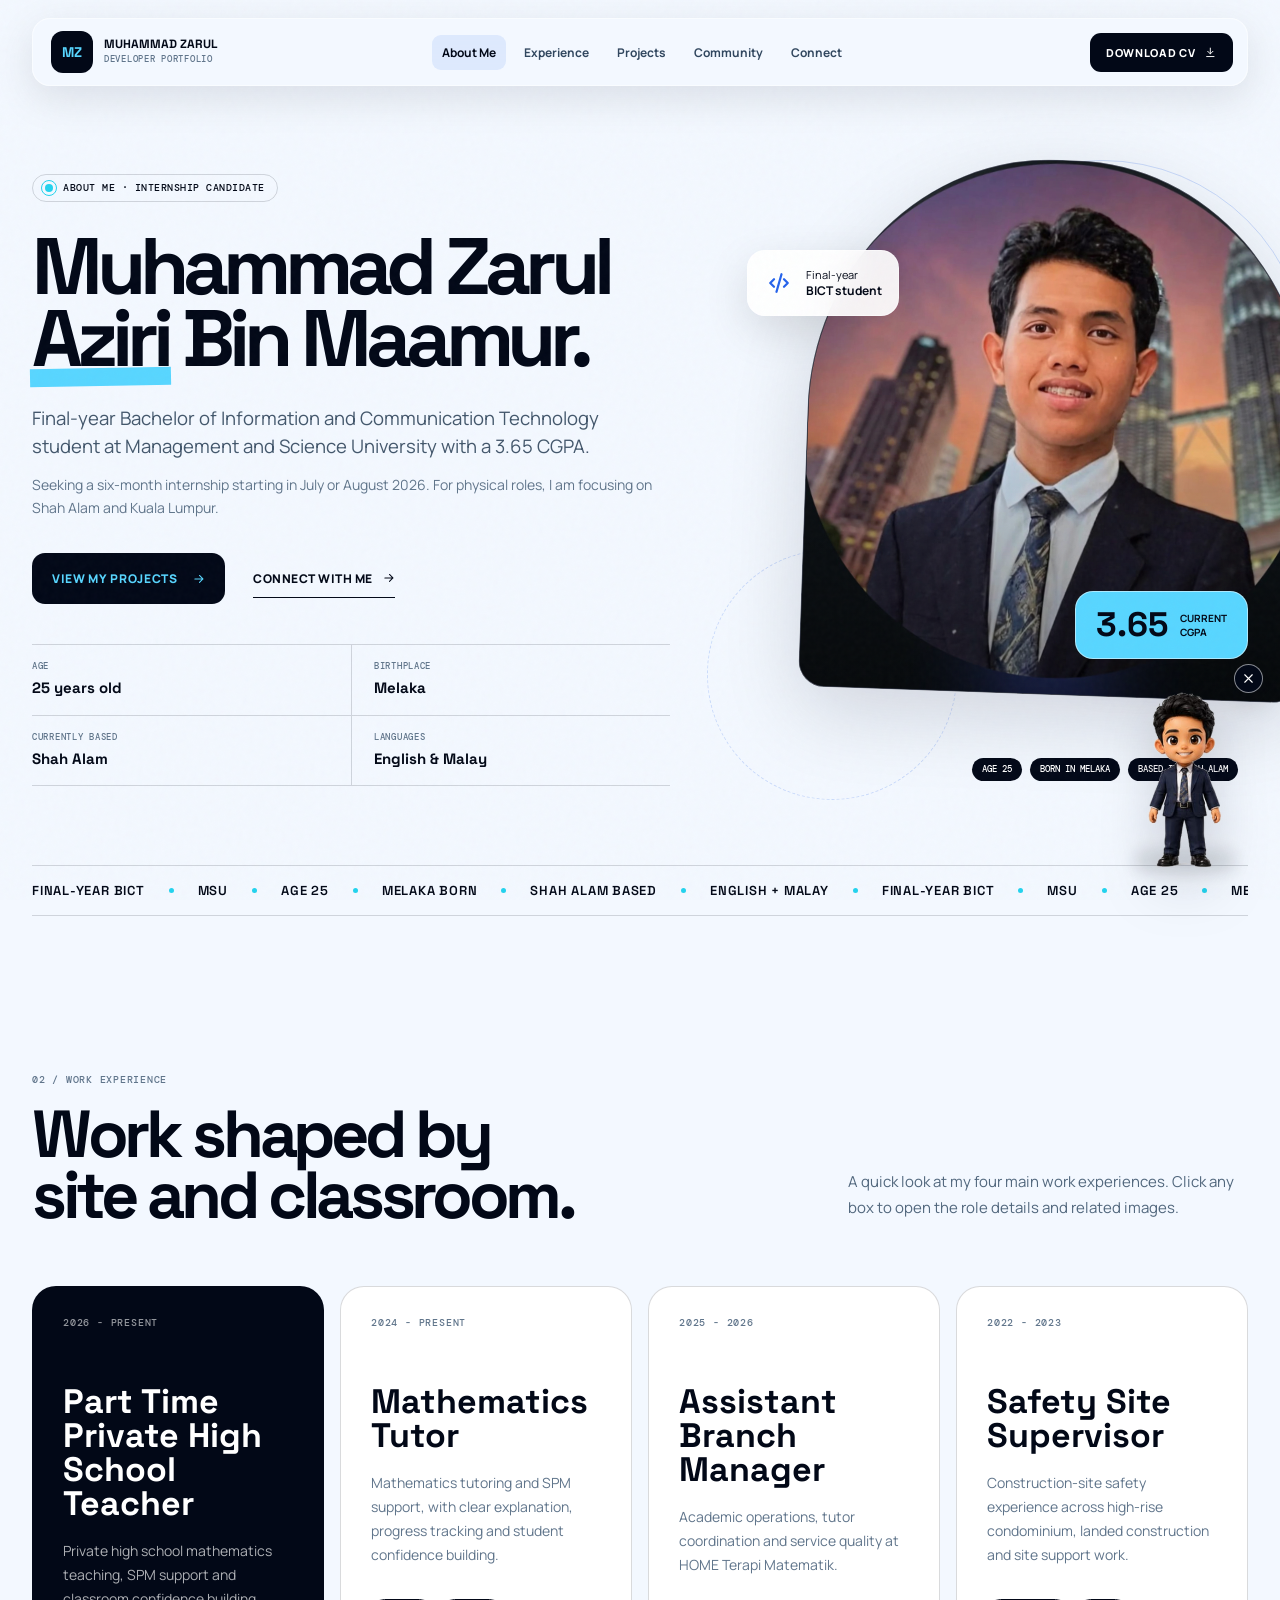
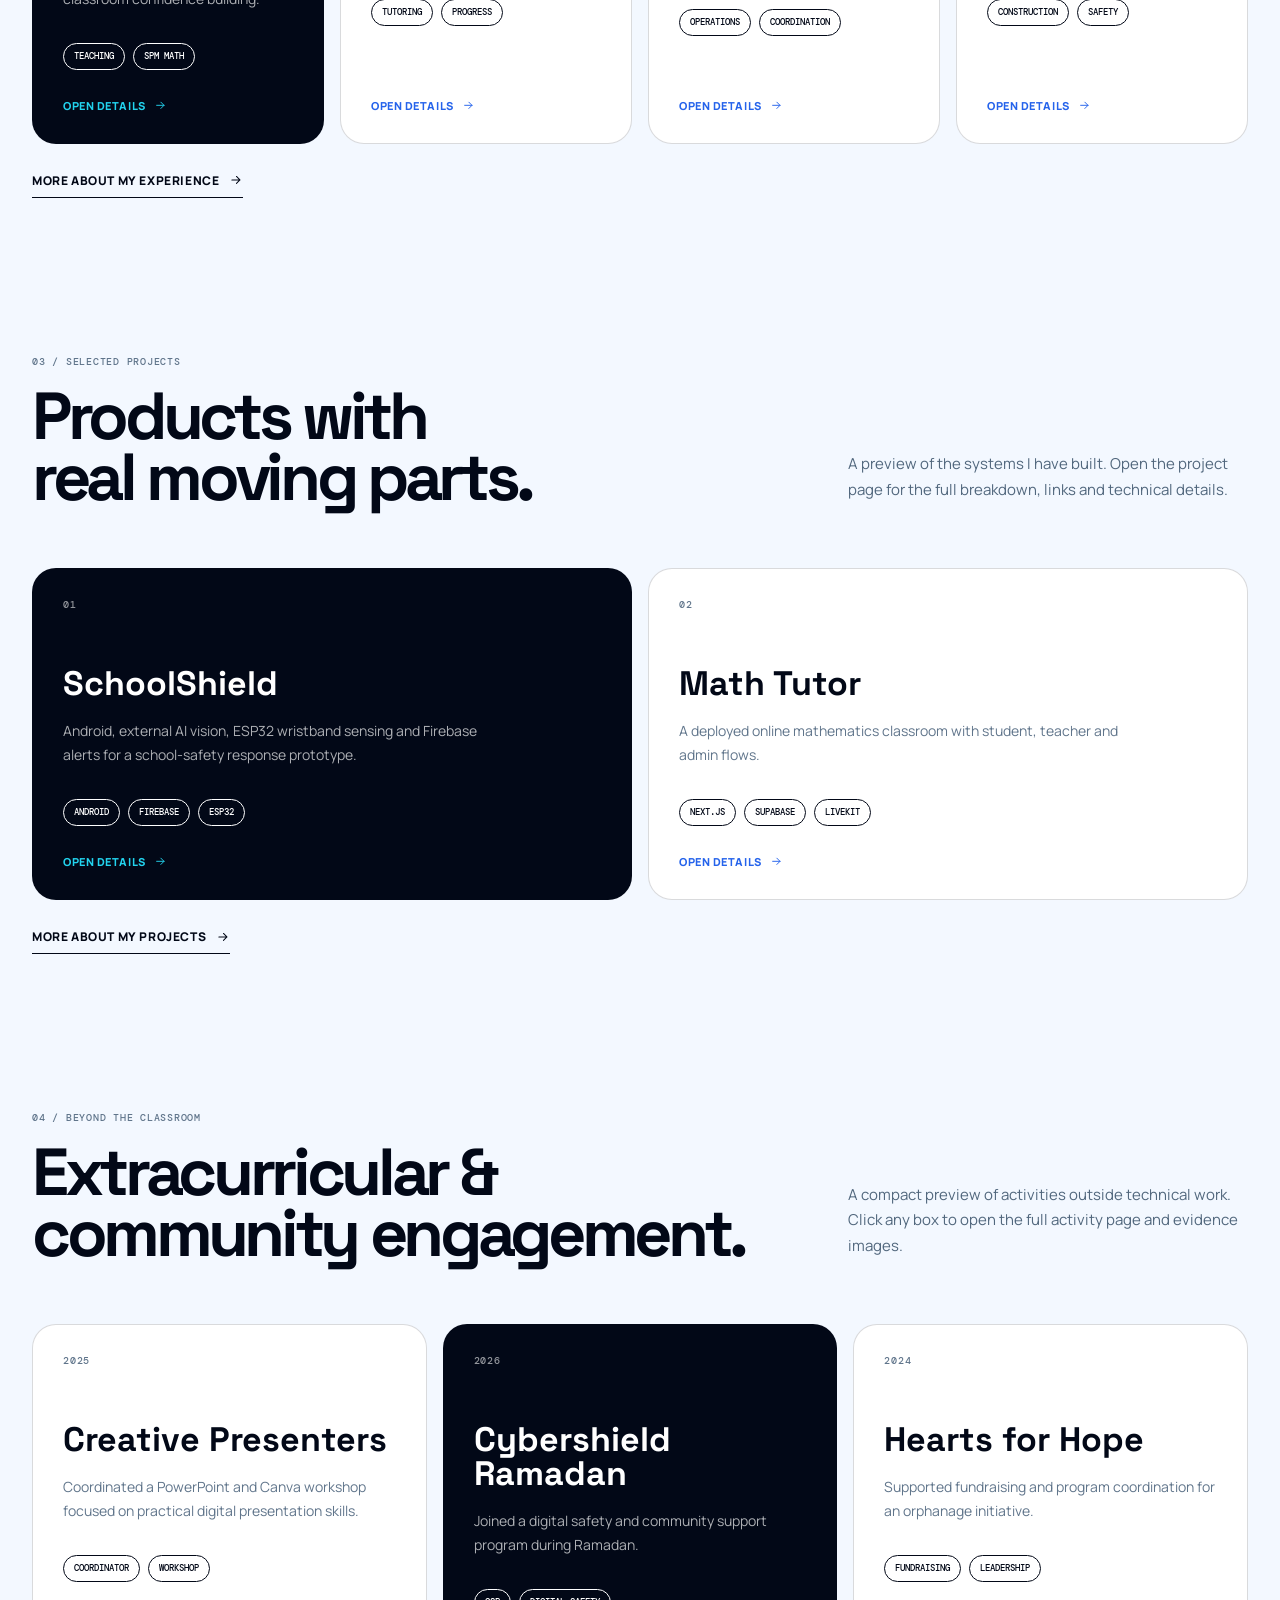
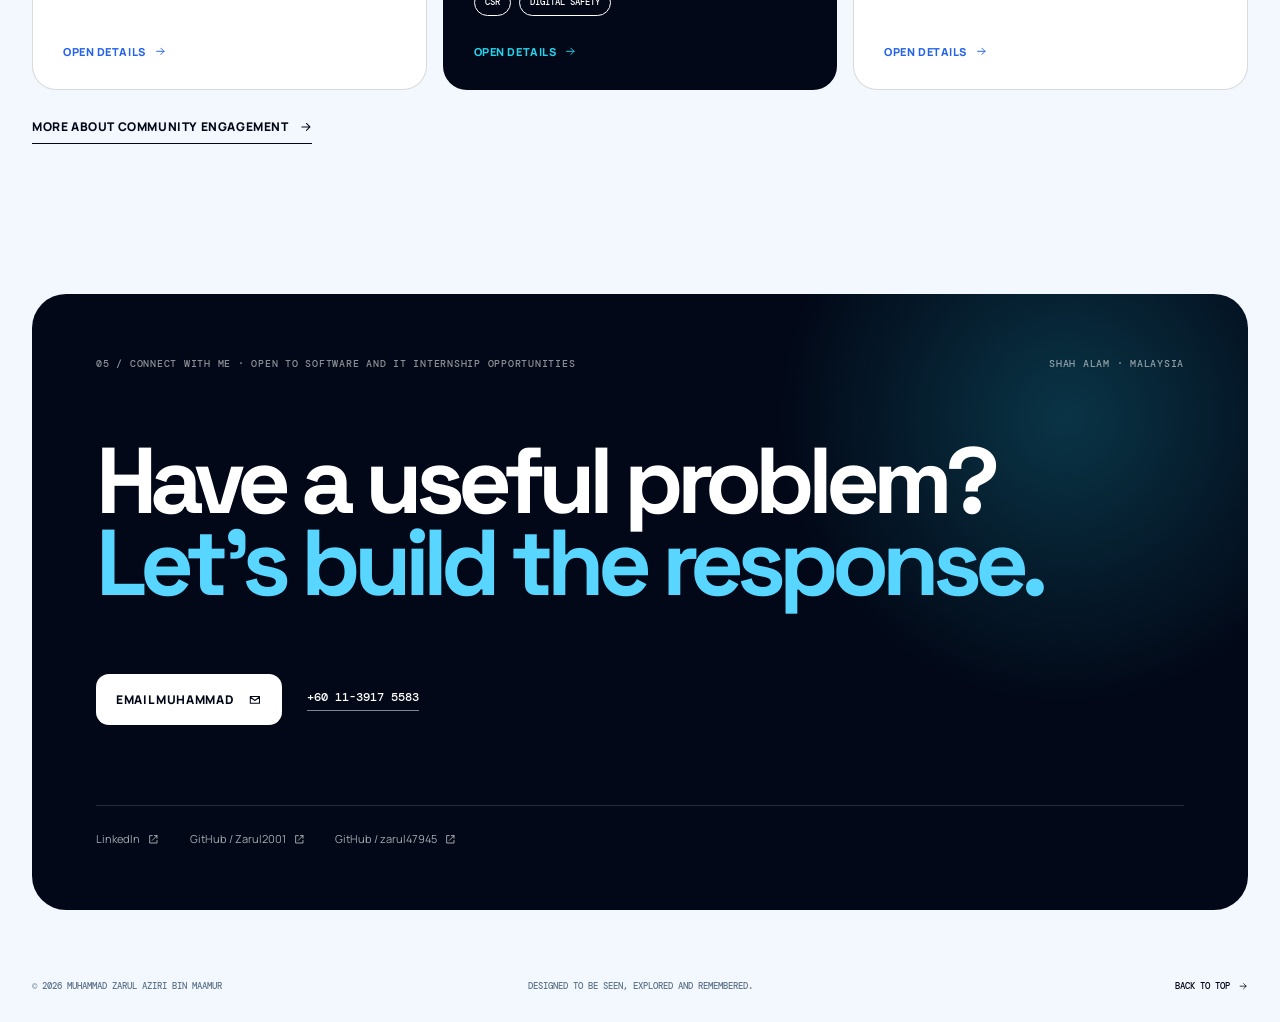
<file: index.html>
<!doctype html>
<html lang="en">
<head>
  <meta charset="utf-8">
  <meta name="viewport" content="width=device-width, initial-scale=1">
  <meta name="description" content="Portfolio of Muhammad Zarul Aziri Bin Maamur, a software, web, mobile, AI and IoT developer based in Shah Alam, Malaysia.">
  <meta name="theme-color" content="#020817">
  <title>Muhammad Zarul Aziri | Developer Portfolio</title>
  <link rel="preconnect" href="https://fonts.googleapis.com">
  <link rel="preconnect" href="https://fonts.gstatic.com" crossorigin>
  <link href="https://fonts.googleapis.com/css2?family=DM+Mono:wght@400;500&family=Manrope:wght@400;500;600;700;800&family=Space+Grotesk:wght@500;600;700&display=swap" rel="stylesheet">
  <link rel="stylesheet" href="styles.css?v=mobile-project-images">
  <script src="assets/media-loader.js" defer></script>
  <script src="script.js?v=mobile-project-images" defer></script>
</head>
<body id="top">
  <svg class="svg-sprite" aria-hidden="true">
    <symbol id="icon-arrow" viewBox="0 0 24 24">
      <path d="M5 12h14M13 6l6 6-6 6"/>
    </symbol>
    <symbol id="icon-external" viewBox="0 0 24 24">
      <path d="M14 5h5v5M19 5l-9 9M19 14v5H5V5h5"/>
    </symbol>
    <symbol id="icon-play" viewBox="0 0 24 24">
      <path d="m9 7 8 5-8 5V7Z"/>
    </symbol>
    <symbol id="icon-code" viewBox="0 0 24 24">
      <path d="m8 9-3 3 3 3M16 9l3 3-3 3M14 5l-4 14"/>
    </symbol>
    <symbol id="icon-link" viewBox="0 0 24 24">
      <path d="M10 13a5 5 0 0 0 7.1.1l2-2a5 5 0 0 0-7.1-7.1l-1.1 1.1M14 11a5 5 0 0 0-7.1-.1l-2 2A5 5 0 0 0 12 20l1.1-1.1"/>
    </symbol>
    <symbol id="icon-mail" viewBox="0 0 24 24">
      <path d="M4 6h16v12H4zM4 7l8 6 8-6"/>
    </symbol>
    <symbol id="icon-download" viewBox="0 0 24 24">
      <path d="M12 4v11M7 10l5 5 5-5M5 20h14"/>
    </symbol>
    <symbol id="icon-menu" viewBox="0 0 24 24">
      <path d="M4 7h16M4 12h16M4 17h16"/>
    </symbol>
    <symbol id="icon-close" viewBox="0 0 24 24">
      <path d="m6 6 12 12M18 6 6 18"/>
    </symbol>
  </svg>

  <div class="noise" aria-hidden="true"></div>
  <div class="scroll-progress" aria-hidden="true"><span></span></div>

  <header class="site-header">
    <a class="brand" href="#top" aria-label="Back to top">
      <span class="brand-mark">MZ</span>
      <span class="brand-copy">Muhammad Zarul<br><small>Developer portfolio</small></span>
    </a>
    <nav class="desktop-nav" aria-label="Primary navigation">
      <a href="#about">About Me</a>
      <a href="#experience">Experience</a>
      <a href="#work">Projects</a>
      <a href="#community">Community</a>
      <a href="#contact">Connect</a>
    </nav>
    <a class="header-cta" href="assets/documents/CV_ZARUL_AZIRI_BICT_MSU.pdf" download>
      Download CV
      <svg><use href="#icon-download"></use></svg>
    </a>
    <button class="menu-toggle" type="button" aria-label="Open menu" aria-expanded="false">
      <svg class="menu-open"><use href="#icon-menu"></use></svg>
      <svg class="menu-close"><use href="#icon-close"></use></svg>
    </button>
  </header>

  <nav class="mobile-nav" aria-label="Mobile navigation">
    <a href="#about">01. About Me</a>
    <a href="#experience">02. Work Experience</a>
    <a href="#work">03. Projects</a>
    <a href="#community">04. Community</a>
    <a href="#contact">05. Connect</a>
    <a class="mobile-cv-link" href="assets/documents/CV_ZARUL_AZIRI_BICT_MSU.pdf" download>06. Download CV</a>
  </nav>

  <main>
    <section class="hero section-shell" id="about" data-nav-section="about" aria-labelledby="hero-title">
      <div class="hero-grid">
        <div class="hero-copy">
          <div class="eyebrow reveal">
            <span class="status-dot"></span>
            About me &middot; Internship candidate
          </div>
          <h1 id="hero-title" class="hero-name reveal">
            Muhammad Zarul<br>
            <span class="accent-word">Aziri</span><span class="name-surname"> Bin Maamur.</span>
          </h1>
          <p class="hero-intro reveal">
            Final-year Bachelor of Information and Communication Technology student
            at Management and Science University with a 3.65 CGPA.
          </p>
          <p class="hero-location reveal">
            Seeking a six-month internship starting in July or August 2026.
            For physical roles, I am focusing on Shah Alam and Kuala Lumpur.
          </p>
          <div class="hero-actions reveal">
            <a class="button button-primary" href="#work">
              View my projects
              <svg><use href="#icon-arrow"></use></svg>
            </a>
            <a class="text-link" href="#contact">
              Connect with me
              <svg><use href="#icon-arrow"></use></svg>
            </a>
          </div>
          <dl class="profile-facts reveal">
            <div>
              <dt>Age</dt>
              <dd>25 years old</dd>
            </div>
            <div>
              <dt>Birthplace</dt>
              <dd>Melaka</dd>
            </div>
            <div>
              <dt>Currently based</dt>
              <dd>Shah Alam</dd>
            </div>
            <div>
              <dt>Languages</dt>
              <dd>English &amp; Malay</dd>
            </div>
          </dl>
        </div>

        <div class="hero-visual reveal" data-tilt>
          <div class="visual-orbit orbit-one"></div>
          <div class="visual-orbit orbit-two"></div>
          <div class="hero-frame media-slot portrait-slot" data-media-key="portrait" data-media-type="image" tabindex="0">
            <div class="media-placeholder">
              <span class="placeholder-index">01</span>
              <div>
                <strong>Muhammad Zarul</strong>
                <small>Final-year BICT student at Management and Science University</small>
              </div>
            </div>
          </div>
          <div class="floating-card floating-code">
            <svg><use href="#icon-code"></use></svg>
            <span>Final-year<br><strong>BICT student</strong></span>
          </div>
          <div class="floating-card floating-stat">
            <strong>3.65</strong>
            <span>Current<br>CGPA</span>
          </div>
          <div class="hero-caption">
            <span>Age 25</span>
            <span>Born in Melaka</span>
            <span>Based in Shah Alam</span>
          </div>
        </div>
      </div>
      <div class="hero-ticker" aria-label="Personal profile">
        <div class="ticker-track">
          <span>Final-year BICT</span><i></i><span>MSU</span><i></i><span>Age 25</span><i></i>
          <span>Melaka born</span><i></i><span>Shah Alam based</span><i></i><span>English + Malay</span><i></i>
          <span>Final-year BICT</span><i></i><span>MSU</span><i></i><span>Age 25</span><i></i>
          <span>Melaka born</span><i></i><span>Shah Alam based</span><i></i><span>English + Malay</span><i></i>
        </div>
      </div>
    </section>

    <section class="projects section-shell" id="work" data-nav-section="work" aria-labelledby="projects-title">
      <div class="section-heading reveal">
        <div>
          <span class="section-number">03 / Selected projects</span>
          <h2 id="projects-title">Products with<br>real moving parts.</h2>
        </div>
        <p>A preview of the systems I have built. Open the project page for the full breakdown, links and technical details.</p>
      </div>

      <div class="preview-grid preview-grid-two">
        <a class="preview-card preview-card-dark preview-card-link reveal" href="project-schoolshield.html" aria-label="View SchoolShield project details">
          <span class="preview-index">01</span>
          <h3>SchoolShield</h3>
          <p>Android, external AI vision, ESP32 wristband sensing and Firebase alerts for a school-safety response prototype.</p>
          <div class="preview-tags"><span>Android</span><span>Firebase</span><span>ESP32</span></div>
          <span class="preview-link-label">Open details <svg><use href="#icon-arrow"></use></svg></span>
        </a>
        <a class="preview-card preview-card-link reveal" href="project-math-tutor.html" aria-label="View Math Tutor project details">
          <span class="preview-index">02</span>
          <h3>Math Tutor</h3>
          <p>A deployed online mathematics classroom with student, teacher and admin flows.</p>
          <div class="preview-tags"><span>Next.js</span><span>Supabase</span><span>LiveKit</span></div>
          <span class="preview-link-label">Open details <svg><use href="#icon-arrow"></use></svg></span>
        </a>
      </div>
      <a class="section-more reveal" href="projects.html">
        More about my projects
        <svg><use href="#icon-arrow"></use></svg>
      </a>
    </section>

    <section class="experience section-shell" id="experience" data-nav-section="experience" aria-labelledby="experience-title">
      <div class="section-heading reveal">
        <div>
          <span class="section-number">02 / Work experience</span>
          <h2 id="experience-title">Work shaped by<br>site and classroom.</h2>
        </div>
        <p>A quick look at my four main work experiences. Click any box to open the role details and related images.</p>
      </div>

      <div class="preview-grid preview-grid-four">
        <a class="preview-card preview-card-dark preview-card-link reveal" href="experience-private-high-school-teacher.html" aria-label="View details for Part Time Private High School Teacher">
          <span class="preview-index">2026 - Present</span>
          <h3>Part Time Private High School Teacher</h3>
          <p>Private high school mathematics teaching, SPM support and classroom confidence building.</p>
          <div class="preview-tags"><span>Teaching</span><span>SPM Math</span></div>
          <span class="preview-link-label">Open details <svg><use href="#icon-arrow"></use></svg></span>
        </a>
        <a class="preview-card preview-card-link reveal" href="experience-mathematics-tutor.html" aria-label="View details for Mathematics Tutor">
          <span class="preview-index">2024 - Present</span>
          <h3>Mathematics Tutor</h3>
          <p>Mathematics tutoring and SPM support, with clear explanation, progress tracking and student confidence building.</p>
          <div class="preview-tags"><span>Tutoring</span><span>Progress</span></div>
          <span class="preview-link-label">Open details <svg><use href="#icon-arrow"></use></svg></span>
        </a>
        <a class="preview-card preview-card-link reveal" href="experience-assistant-branch-manager.html" aria-label="View details for Assistant Branch Manager">
          <span class="preview-index">2025 - 2026</span>
          <h3>Assistant Branch Manager</h3>
          <p>Academic operations, tutor coordination and service quality at HOME Terapi Matematik.</p>
          <div class="preview-tags"><span>Operations</span><span>Coordination</span></div>
          <span class="preview-link-label">Open details <svg><use href="#icon-arrow"></use></svg></span>
        </a>
        <a class="preview-card preview-card-link reveal" href="experience-safety-site-supervisor.html" aria-label="View details for Safety Site Supervisor">
          <span class="preview-index">2022 - 2023</span>
          <h3>Safety Site Supervisor</h3>
          <p>Construction-site safety experience across high-rise condominium, landed construction and site support work.</p>
          <div class="preview-tags"><span>Construction</span><span>Safety</span></div>
          <span class="preview-link-label">Open details <svg><use href="#icon-arrow"></use></svg></span>
        </a>
      </div>
      <a class="section-more reveal" href="experience.html">
        More about my experience
        <svg><use href="#icon-arrow"></use></svg>
      </a>
    </section>

    <section class="community section-shell" id="community" data-nav-section="community" aria-labelledby="community-title">
      <div class="section-heading reveal">
        <div>
          <span class="section-number">04 / Beyond the classroom</span>
          <h2 id="community-title">Extracurricular &amp;<br>community engagement.</h2>
        </div>
        <p>A compact preview of activities outside technical work. Click any box to open the full activity page and evidence images.</p>
      </div>

      <div class="preview-grid preview-grid-three">
        <a class="preview-card preview-card-link reveal" href="community-creative-presenters.html" aria-label="View Creative Presenters community activity">
          <span class="preview-index">2025</span>
          <h3>Creative Presenters</h3>
          <p>Coordinated a PowerPoint and Canva workshop focused on practical digital presentation skills.</p>
          <div class="preview-tags"><span>Coordinator</span><span>Workshop</span></div>
          <span class="preview-link-label">Open details <svg><use href="#icon-arrow"></use></svg></span>
        </a>
        <a class="preview-card preview-card-dark preview-card-link reveal" href="community-cybershield-ramadan.html" aria-label="View Cybershield Ramadan community activity">
          <span class="preview-index">2026</span>
          <h3>Cybershield Ramadan</h3>
          <p>Joined a digital safety and community support program during Ramadan.</p>
          <div class="preview-tags"><span>CSR</span><span>Digital safety</span></div>
          <span class="preview-link-label">Open details <svg><use href="#icon-arrow"></use></svg></span>
        </a>
        <a class="preview-card preview-card-link reveal" href="community-hearts-for-hope.html" aria-label="View Hearts for Hope community activity">
          <span class="preview-index">2024</span>
          <h3>Hearts for Hope</h3>
          <p>Supported fundraising and program coordination for an orphanage initiative.</p>
          <div class="preview-tags"><span>Fundraising</span><span>Leadership</span></div>
          <span class="preview-link-label">Open details <svg><use href="#icon-arrow"></use></svg></span>
        </a>
      </div>
      <a class="section-more reveal" href="community.html">
        More about community engagement
        <svg><use href="#icon-arrow"></use></svg>
      </a>
    </section>

    <section class="contact section-shell" id="contact" data-nav-section="contact" aria-labelledby="contact-title">
      <div class="contact-panel reveal">
        <div class="contact-topline">
          <span>05 / Connect with me &middot; Open to software and IT internship opportunities</span>
          <span>Shah Alam · Malaysia</span>
        </div>
        <h2 id="contact-title">Have a useful problem?<br><span>Let’s build the response.</span></h2>
        <div class="contact-actions">
          <a class="button button-light" href="mailto:zarulaziri4794@gmail.com">
            Email Muhammad
            <svg><use href="#icon-mail"></use></svg>
          </a>
          <a href="tel:+601139175583">+60 11-3917 5583</a>
        </div>
        <div class="contact-links">
          <a href="https://www.linkedin.com/in/muhammad-zarul-aziri-bin-maamur-310311252" target="_blank" rel="noreferrer">LinkedIn <svg><use href="#icon-external"></use></svg></a>
          <a href="https://github.com/Zarul2001" target="_blank" rel="noreferrer">GitHub / Zarul2001 <svg><use href="#icon-external"></use></svg></a>
          <a href="https://github.com/zarul47945" target="_blank" rel="noreferrer">GitHub / zarul47945 <svg><use href="#icon-external"></use></svg></a>
        </div>
      </div>
    </section>
  </main>

  <footer class="site-footer section-shell">
    <span>© <span id="year"></span> Muhammad Zarul Aziri Bin Maamur</span>
    <span>Designed to be seen, explored and remembered.</span>
    <a href="#top">Back to top <svg><use href="#icon-arrow"></use></svg></a>
  </footer>

  <dialog class="media-dialog" aria-labelledby="media-dialog-title">
    <button class="dialog-close" type="button" aria-label="Close media details">
      <svg><use href="#icon-close"></use></svg>
    </button>
    <span class="dialog-kicker">Media library</span>
    <h2 id="media-dialog-title">Visual source path.</h2>
    <p>This slot loads from the portfolio media map. If the visual is unavailable, check or replace the file path below.</p>
    <code class="dialog-path"></code>
  </dialog>
</body>
</html>
</file>
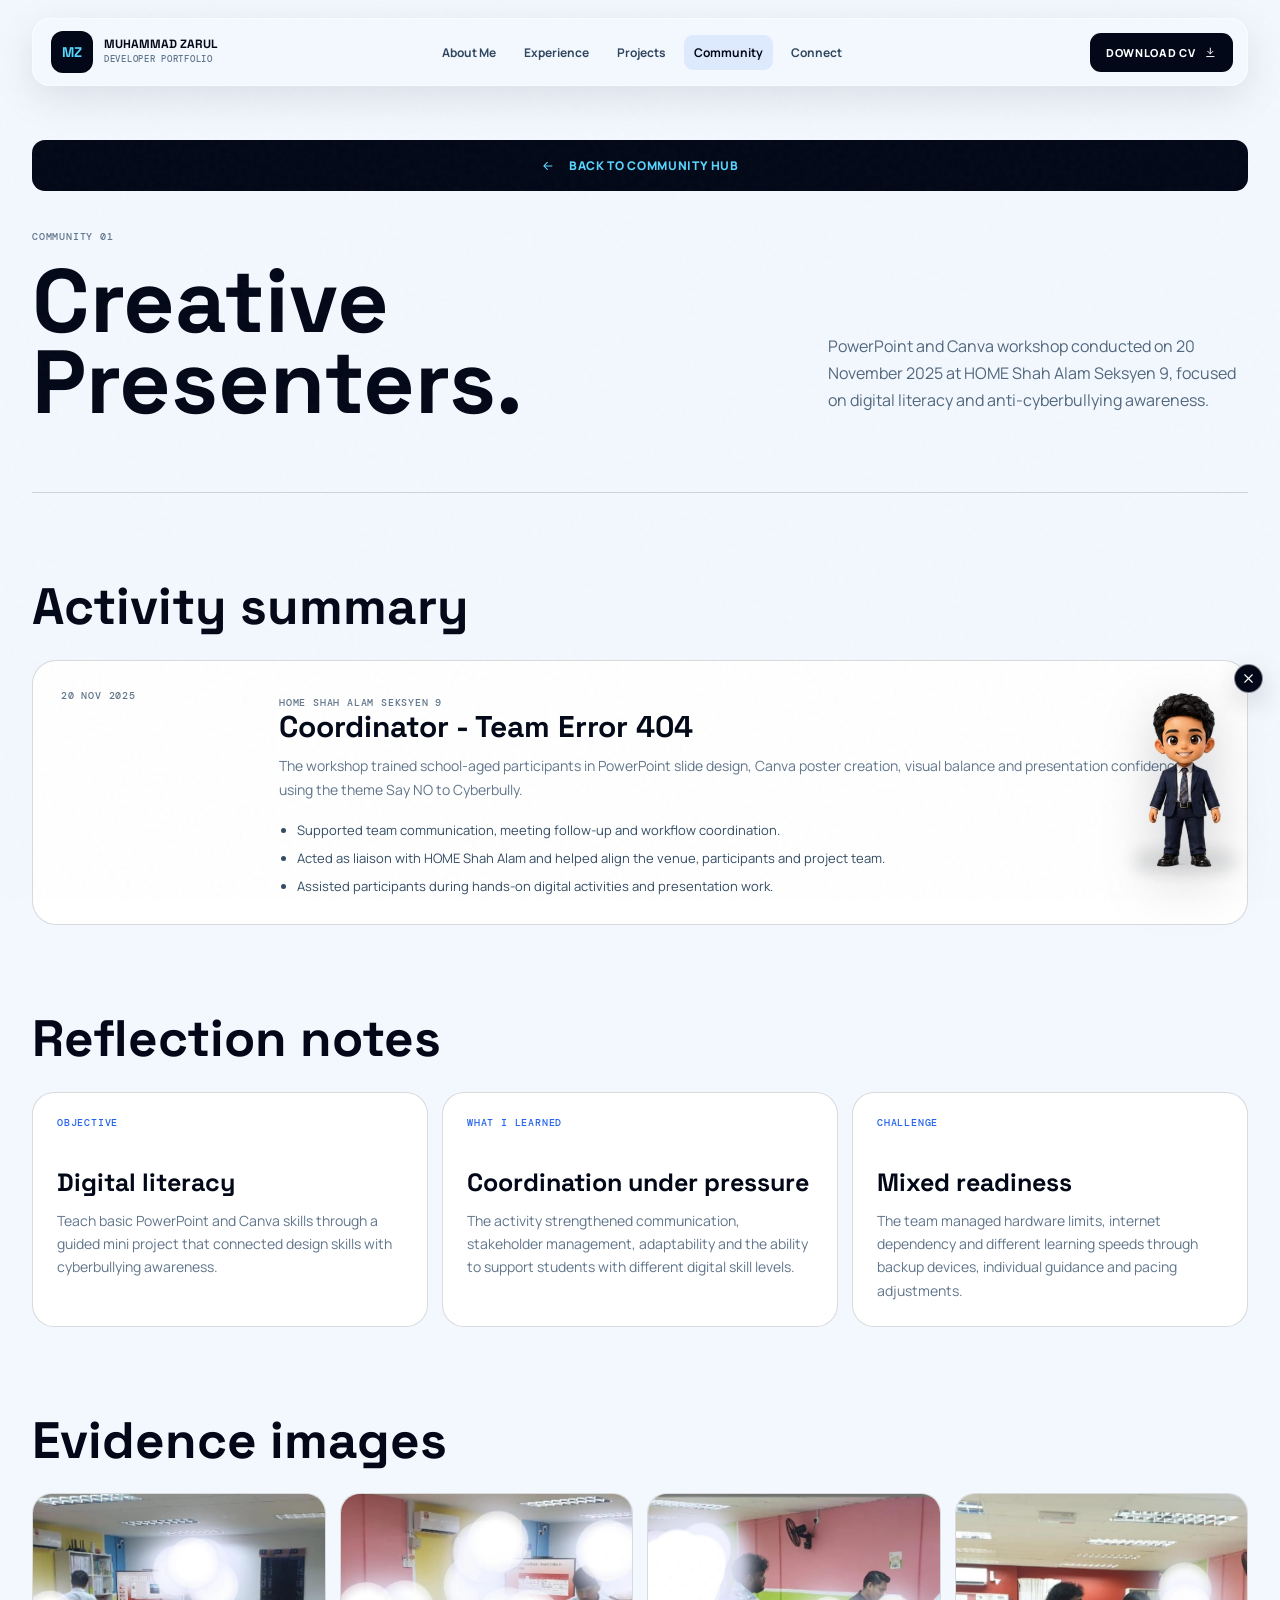
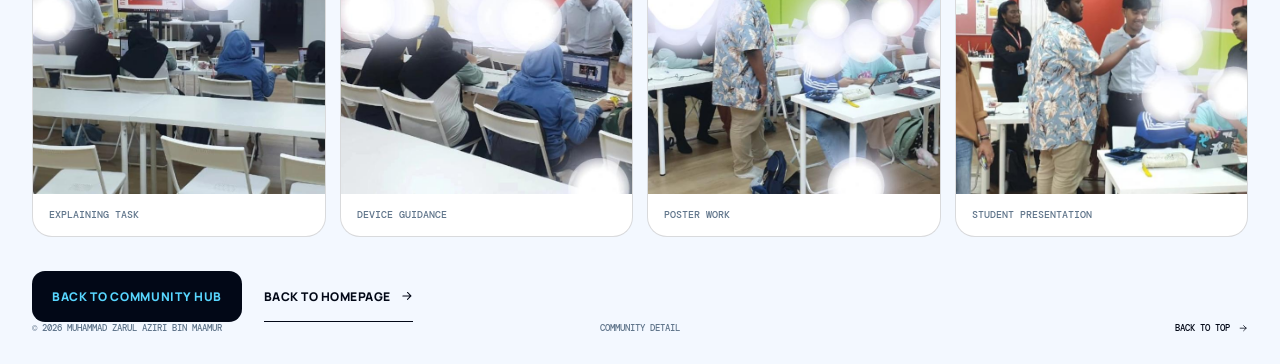
<file: community-creative-presenters.html>
<!doctype html>
<html lang="en">
<head>
  <meta charset="utf-8">
  <meta name="viewport" content="width=device-width, initial-scale=1">
  <meta name="description" content="Creative Presenters community engagement activity by Muhammad Zarul Aziri Bin Maamur.">
  <meta name="theme-color" content="#020817">
  <title>Creative Presenters | Muhammad Zarul Aziri</title>
  <link rel="preconnect" href="https://fonts.googleapis.com">
  <link rel="preconnect" href="https://fonts.gstatic.com" crossorigin>
  <link href="https://fonts.googleapis.com/css2?family=DM+Mono:wght@400;500&family=Manrope:wght@400;500;600;700;800&family=Space+Grotesk:wght@500;600;700&display=swap" rel="stylesheet">
  <link rel="stylesheet" href="styles.css?v=mobile-project-images">
  <script src="script.js?v=mobile-project-images" defer></script>
</head>
<body id="top">
  <svg class="svg-sprite" aria-hidden="true">
    <symbol id="icon-arrow" viewBox="0 0 24 24"><path d="M5 12h14M13 6l6 6-6 6"/></symbol>
    <symbol id="icon-download" viewBox="0 0 24 24"><path d="M12 4v11M7 10l5 5 5-5M5 20h14"/></symbol>
    <symbol id="icon-menu" viewBox="0 0 24 24"><path d="M4 7h16M4 12h16M4 17h16"/></symbol>
    <symbol id="icon-close" viewBox="0 0 24 24"><path d="m6 6 12 12M18 6 6 18"/></symbol>
  </svg>

  <div class="noise" aria-hidden="true"></div>
  <div class="scroll-progress" aria-hidden="true"><span></span></div>

  <header class="site-header">
    <a class="brand" href="index.html#top" aria-label="Back to homepage">
      <span class="brand-mark">MZ</span>
      <span class="brand-copy">Muhammad Zarul<br><small>Developer portfolio</small></span>
    </a>
    <nav class="desktop-nav" aria-label="Primary navigation">
      <a href="index.html#about">About Me</a>
      <a href="index.html#experience">Experience</a>
      <a href="index.html#work">Projects</a>
      <a class="active" href="index.html#community">Community</a>
      <a href="index.html#contact">Connect</a>
    </nav>
    <a class="header-cta" href="assets/documents/CV_ZARUL_AZIRI_BICT_MSU.pdf" download>
      Download CV
      <svg><use href="#icon-download"></use></svg>
    </a>
    <button class="menu-toggle" type="button" aria-label="Open menu" aria-expanded="false">
      <svg class="menu-open"><use href="#icon-menu"></use></svg>
      <svg class="menu-close"><use href="#icon-close"></use></svg>
    </button>
  </header>

  <nav class="mobile-nav" aria-label="Mobile navigation">
    <a href="index.html#about">01. About Me</a>
    <a href="index.html#experience">02. Work Experience</a>
    <a href="index.html#work">03. Projects</a>
    <a href="index.html#community">04. Community</a>
    <a href="index.html#contact">05. Connect</a>
    <a class="mobile-cv-link" href="assets/documents/CV_ZARUL_AZIRI_BICT_MSU.pdf" download>06. Download CV</a>
  </nav>

  <main class="detail-page section-shell">
    <a class="button button-primary detail-back" href="community.html">
      <svg><use href="#icon-arrow"></use></svg>
      Back to community hub
    </a>

    <section class="detail-hero">
      <div>
        <span class="detail-eyebrow">Community 01</span>
        <h1>Creative Presenters.</h1>
      </div>
      <p>PowerPoint and Canva workshop conducted on 20 November 2025 at HOME Shah Alam Seksyen 9, focused on digital literacy and anti-cyberbullying awareness.</p>
    </section>

    <section class="detail-section" aria-labelledby="creative-summary-title">
      <h2 id="creative-summary-title">Activity summary</h2>
      <article class="role-card">
        <time>20 Nov 2025</time>
        <div>
          <span class="role-meta">HOME Shah Alam Seksyen 9</span>
          <h3>Coordinator - Team Error 404</h3>
          <p>The workshop trained school-aged participants in PowerPoint slide design, Canva poster creation, visual balance and presentation confidence using the theme Say NO to Cyberbully.</p>
          <ul>
            <li>Supported team communication, meeting follow-up and workflow coordination.</li>
            <li>Acted as liaison with HOME Shah Alam and helped align the venue, participants and project team.</li>
            <li>Assisted participants during hands-on digital activities and presentation work.</li>
          </ul>
        </div>
      </article>
    </section>

    <section class="detail-section" aria-labelledby="creative-reflection-title">
      <h2 id="creative-reflection-title">Reflection notes</h2>
      <div class="experience-topic-grid">
        <article class="experience-topic-card">
          <span>Objective</span>
          <h3>Digital literacy</h3>
          <p>Teach basic PowerPoint and Canva skills through a guided mini project that connected design skills with cyberbullying awareness.</p>
        </article>
        <article class="experience-topic-card">
          <span>What I learned</span>
          <h3>Coordination under pressure</h3>
          <p>The activity strengthened communication, stakeholder management, adaptability and the ability to support students with different digital skill levels.</p>
        </article>
        <article class="experience-topic-card">
          <span>Challenge</span>
          <h3>Mixed readiness</h3>
          <p>The team managed hardware limits, internet dependency and different learning speeds through backup devices, individual guidance and pacing adjustments.</p>
        </article>
      </div>
    </section>

    <section class="detail-section" aria-labelledby="creative-gallery-title">
      <h2 id="creative-gallery-title">Evidence images</h2>
      <div class="detail-gallery">
        <figure>
          <a href="assets/community/creative-presenters/1-explaining-task.jpg" aria-label="Open explaining task image">
            <img src="assets/community/creative-presenters/1-explaining-task.jpg" alt="Explaining the workshop task to students">
          </a>
          <figcaption>Explaining task</figcaption>
        </figure>
        <figure>
          <a href="assets/community/creative-presenters/2-device-guidance.jpg" aria-label="Open device guidance image">
            <img src="assets/community/creative-presenters/2-device-guidance.jpg" alt="Helping students use their devices during the digital activity">
          </a>
          <figcaption>Device guidance</figcaption>
        </figure>
        <figure>
          <a href="assets/community/creative-presenters/3-poster-work.jpg" aria-label="Open poster work image">
            <img src="assets/community/creative-presenters/3-poster-work.jpg" alt="Overseeing students as they completed digital poster work">
          </a>
          <figcaption>Poster work</figcaption>
        </figure>
        <figure>
          <a href="assets/community/creative-presenters/4-student-presentation.jpg" aria-label="Open student presentation image">
            <img src="assets/community/creative-presenters/4-student-presentation.jpg" alt="Students presenting their Say NO to Cyberbully project">
          </a>
          <figcaption>Student presentation</figcaption>
        </figure>
      </div>
      <div class="detail-actions">
        <a class="button button-primary" href="community.html">Back to community hub</a>
        <a class="text-link" href="index.html#community">Back to homepage <svg><use href="#icon-arrow"></use></svg></a>
      </div>
    </section>
  </main>

  <footer class="site-footer section-shell">
    <span>&copy; <span id="year"></span> Muhammad Zarul Aziri Bin Maamur</span>
    <span>Community detail</span>
    <a href="#top">Back to top <svg><use href="#icon-arrow"></use></svg></a>
  </footer>
</body>
</html>
</file>
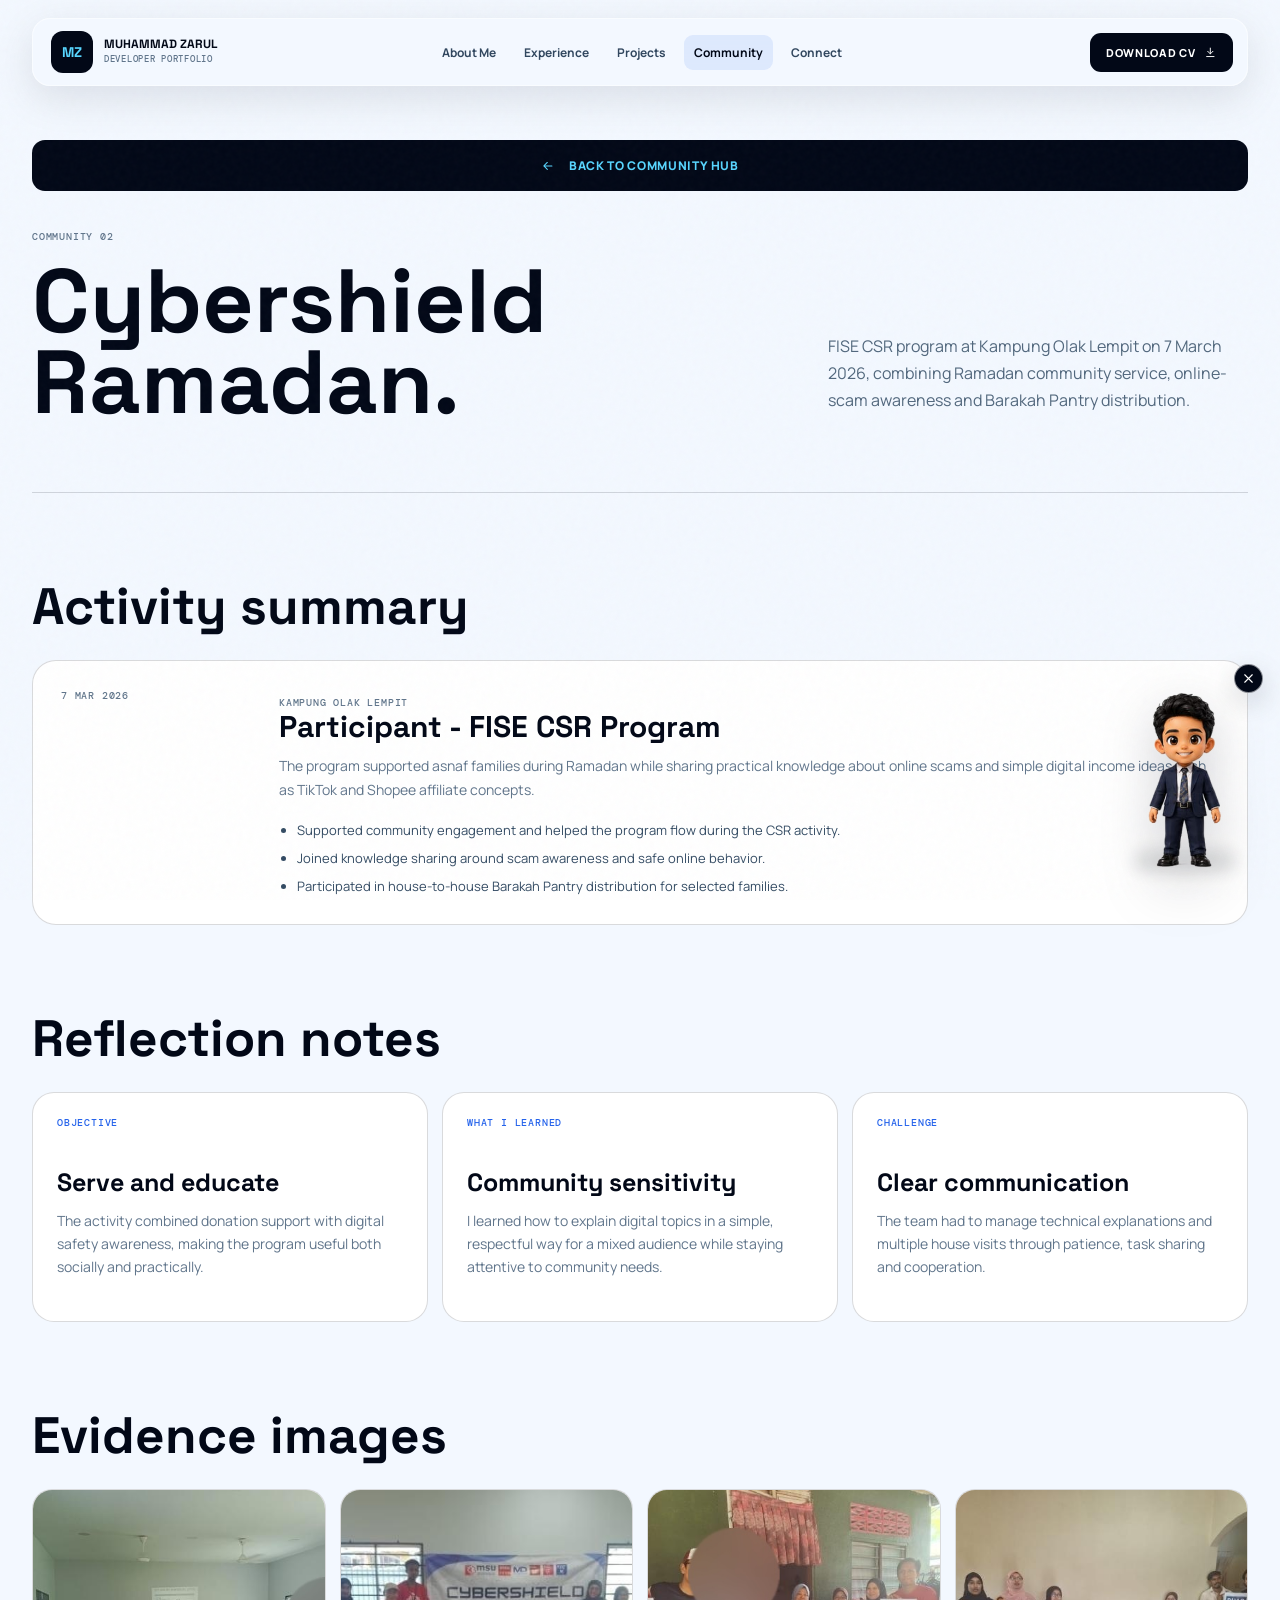
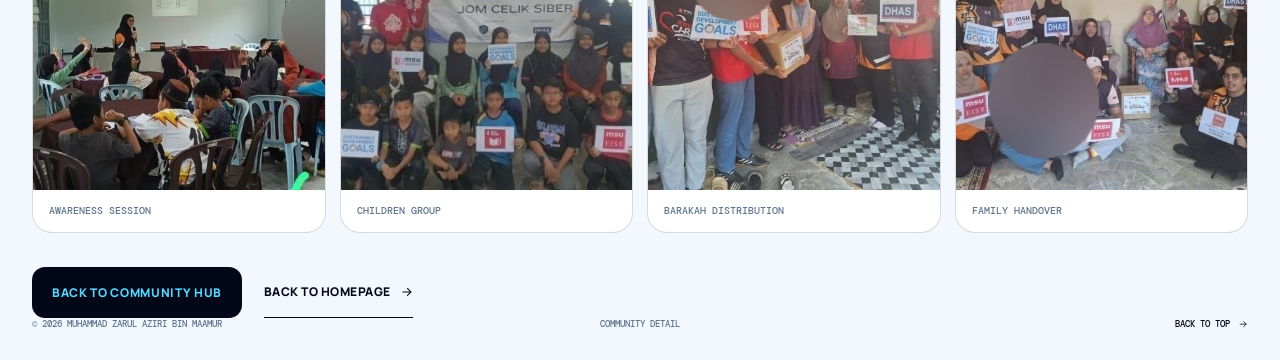
<file: community-cybershield-ramadan.html>
<!doctype html>
<html lang="en">
<head>
  <meta charset="utf-8">
  <meta name="viewport" content="width=device-width, initial-scale=1">
  <meta name="description" content="Cybershield Ramadan community engagement activity by Muhammad Zarul Aziri Bin Maamur.">
  <meta name="theme-color" content="#020817">
  <title>Cybershield Ramadan | Muhammad Zarul Aziri</title>
  <link rel="preconnect" href="https://fonts.googleapis.com">
  <link rel="preconnect" href="https://fonts.gstatic.com" crossorigin>
  <link href="https://fonts.googleapis.com/css2?family=DM+Mono:wght@400;500&family=Manrope:wght@400;500;600;700;800&family=Space+Grotesk:wght@500;600;700&display=swap" rel="stylesheet">
  <link rel="stylesheet" href="styles.css?v=mobile-project-images">
  <script src="script.js?v=mobile-project-images" defer></script>
</head>
<body id="top">
  <svg class="svg-sprite" aria-hidden="true">
    <symbol id="icon-arrow" viewBox="0 0 24 24"><path d="M5 12h14M13 6l6 6-6 6"/></symbol>
    <symbol id="icon-download" viewBox="0 0 24 24"><path d="M12 4v11M7 10l5 5 5-5M5 20h14"/></symbol>
    <symbol id="icon-menu" viewBox="0 0 24 24"><path d="M4 7h16M4 12h16M4 17h16"/></symbol>
    <symbol id="icon-close" viewBox="0 0 24 24"><path d="m6 6 12 12M18 6 6 18"/></symbol>
  </svg>

  <div class="noise" aria-hidden="true"></div>
  <div class="scroll-progress" aria-hidden="true"><span></span></div>

  <header class="site-header">
    <a class="brand" href="index.html#top" aria-label="Back to homepage">
      <span class="brand-mark">MZ</span>
      <span class="brand-copy">Muhammad Zarul<br><small>Developer portfolio</small></span>
    </a>
    <nav class="desktop-nav" aria-label="Primary navigation">
      <a href="index.html#about">About Me</a>
      <a href="index.html#experience">Experience</a>
      <a href="index.html#work">Projects</a>
      <a class="active" href="index.html#community">Community</a>
      <a href="index.html#contact">Connect</a>
    </nav>
    <a class="header-cta" href="assets/documents/CV_ZARUL_AZIRI_BICT_MSU.pdf" download>
      Download CV
      <svg><use href="#icon-download"></use></svg>
    </a>
    <button class="menu-toggle" type="button" aria-label="Open menu" aria-expanded="false">
      <svg class="menu-open"><use href="#icon-menu"></use></svg>
      <svg class="menu-close"><use href="#icon-close"></use></svg>
    </button>
  </header>

  <nav class="mobile-nav" aria-label="Mobile navigation">
    <a href="index.html#about">01. About Me</a>
    <a href="index.html#experience">02. Work Experience</a>
    <a href="index.html#work">03. Projects</a>
    <a href="index.html#community">04. Community</a>
    <a href="index.html#contact">05. Connect</a>
    <a class="mobile-cv-link" href="assets/documents/CV_ZARUL_AZIRI_BICT_MSU.pdf" download>06. Download CV</a>
  </nav>

  <main class="detail-page section-shell">
    <a class="button button-primary detail-back" href="community.html">
      <svg><use href="#icon-arrow"></use></svg>
      Back to community hub
    </a>

    <section class="detail-hero">
      <div>
        <span class="detail-eyebrow">Community 02</span>
        <h1>Cybershield Ramadan.</h1>
      </div>
      <p>FISE CSR program at Kampung Olak Lempit on 7 March 2026, combining Ramadan community service, online-scam awareness and Barakah Pantry distribution.</p>
    </section>

    <section class="detail-section" aria-labelledby="cyber-summary-title">
      <h2 id="cyber-summary-title">Activity summary</h2>
      <article class="role-card">
        <time>7 Mar 2026</time>
        <div>
          <span class="role-meta">Kampung Olak Lempit</span>
          <h3>Participant - FISE CSR Program</h3>
          <p>The program supported asnaf families during Ramadan while sharing practical knowledge about online scams and simple digital income ideas such as TikTok and Shopee affiliate concepts.</p>
          <ul>
            <li>Supported community engagement and helped the program flow during the CSR activity.</li>
            <li>Joined knowledge sharing around scam awareness and safe online behavior.</li>
            <li>Participated in house-to-house Barakah Pantry distribution for selected families.</li>
          </ul>
        </div>
      </article>
    </section>

    <section class="detail-section" aria-labelledby="cyber-reflection-title">
      <h2 id="cyber-reflection-title">Reflection notes</h2>
      <div class="experience-topic-grid">
        <article class="experience-topic-card">
          <span>Objective</span>
          <h3>Serve and educate</h3>
          <p>The activity combined donation support with digital safety awareness, making the program useful both socially and practically.</p>
        </article>
        <article class="experience-topic-card">
          <span>What I learned</span>
          <h3>Community sensitivity</h3>
          <p>I learned how to explain digital topics in a simple, respectful way for a mixed audience while staying attentive to community needs.</p>
        </article>
        <article class="experience-topic-card">
          <span>Challenge</span>
          <h3>Clear communication</h3>
          <p>The team had to manage technical explanations and multiple house visits through patience, task sharing and cooperation.</p>
        </article>
      </div>
    </section>

    <section class="detail-section" aria-labelledby="cyber-gallery-title">
      <h2 id="cyber-gallery-title">Evidence images</h2>
      <div class="detail-gallery">
        <figure>
          <a href="assets/community/cybershield-ramadan/1-awareness-session.jpg" aria-label="Open awareness session image">
            <img src="assets/community/cybershield-ramadan/1-awareness-session.jpg" alt="Scam awareness sharing session with local community">
          </a>
          <figcaption>Awareness session</figcaption>
        </figure>
        <figure>
          <a href="assets/community/cybershield-ramadan/2-children-group.jpg" aria-label="Open children group image">
            <img src="assets/community/cybershield-ramadan/2-children-group.jpg" alt="Group photo with local children during Cybershield Ramadan">
          </a>
          <figcaption>Children group</figcaption>
        </figure>
        <figure>
          <a href="assets/community/cybershield-ramadan/3-barakah-distribution.jpg" aria-label="Open Barakah distribution image">
            <img src="assets/community/cybershield-ramadan/3-barakah-distribution.jpg" alt="House-to-house Barakah Pantry distribution with recipient">
          </a>
          <figcaption>Barakah distribution</figcaption>
        </figure>
        <figure>
          <a href="assets/community/cybershield-ramadan/4-family-handover.jpg" aria-label="Open family handover image">
            <img src="assets/community/cybershield-ramadan/4-family-handover.jpg" alt="Donation handover with recipient family">
          </a>
          <figcaption>Family handover</figcaption>
        </figure>
      </div>
      <div class="detail-actions">
        <a class="button button-primary" href="community.html">Back to community hub</a>
        <a class="text-link" href="index.html#community">Back to homepage <svg><use href="#icon-arrow"></use></svg></a>
      </div>
    </section>
  </main>

  <footer class="site-footer section-shell">
    <span>&copy; <span id="year"></span> Muhammad Zarul Aziri Bin Maamur</span>
    <span>Community detail</span>
    <a href="#top">Back to top <svg><use href="#icon-arrow"></use></svg></a>
  </footer>
</body>
</html>
</file>
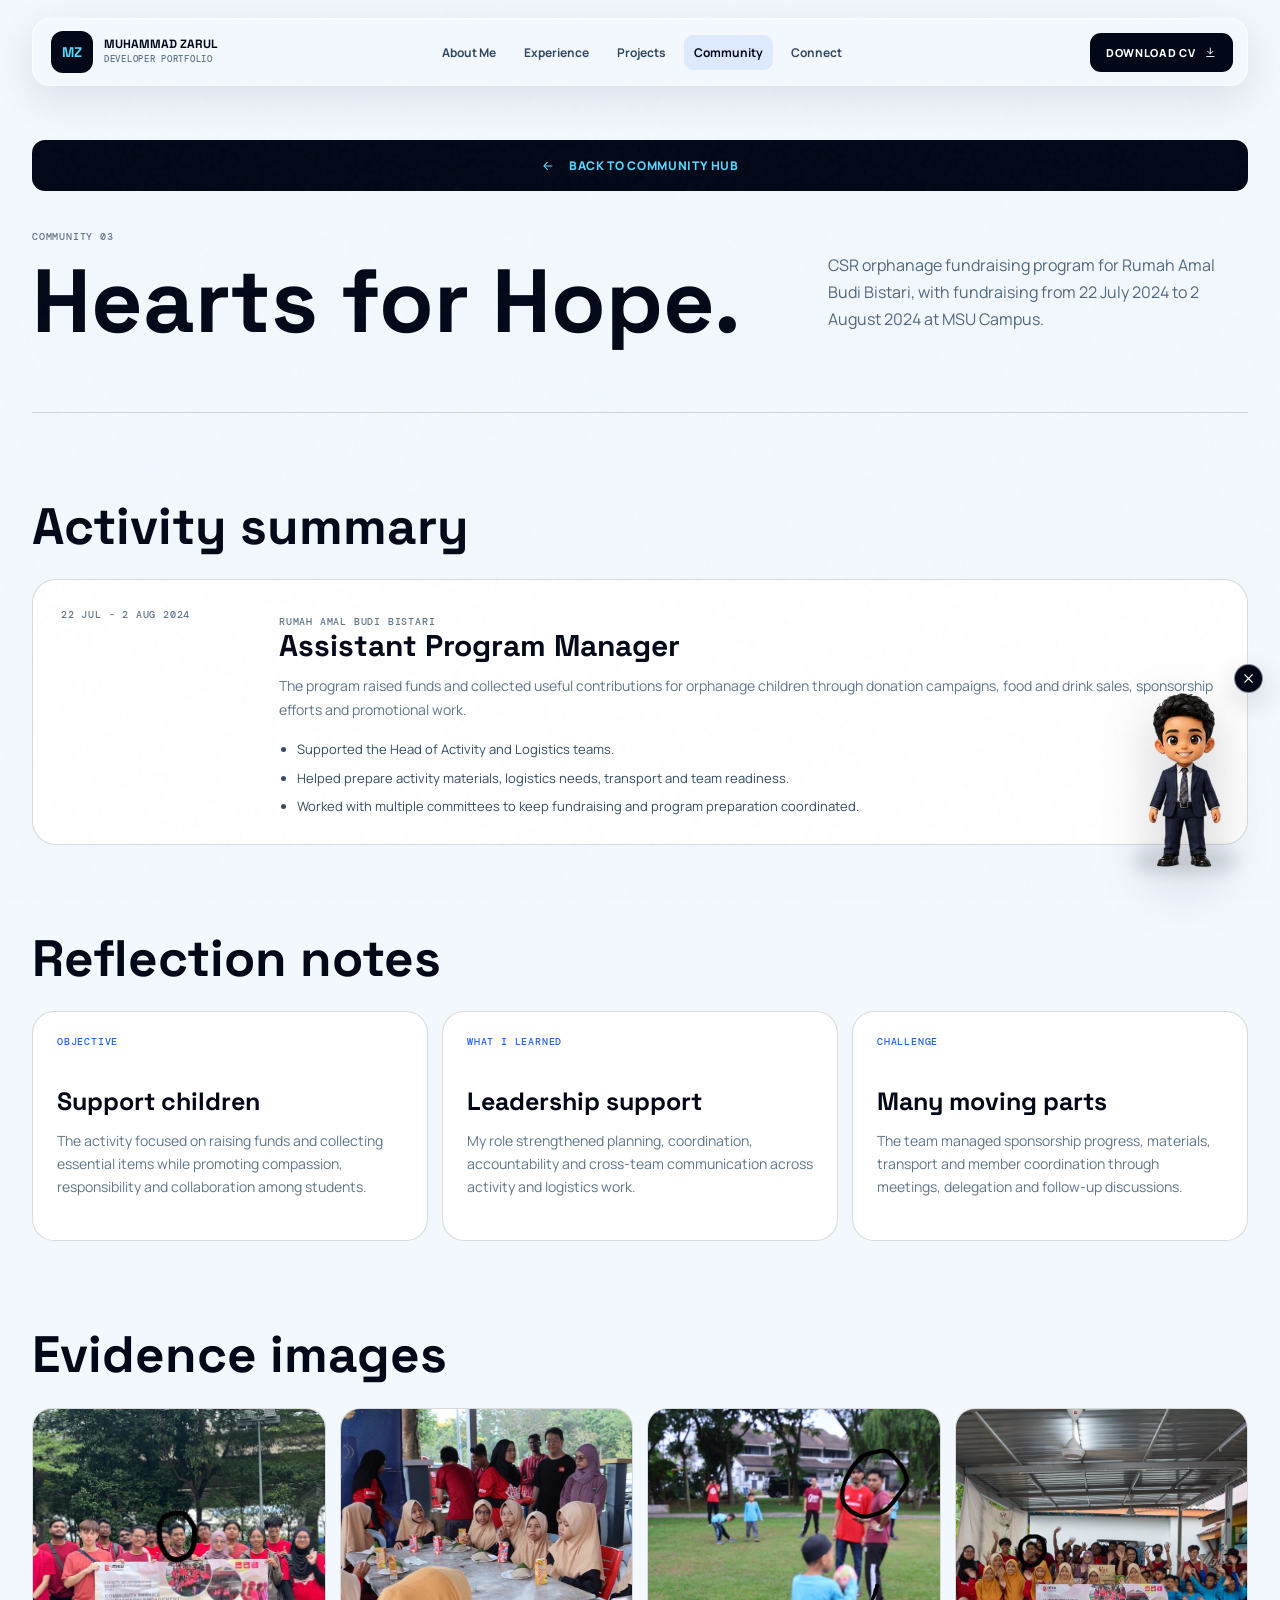
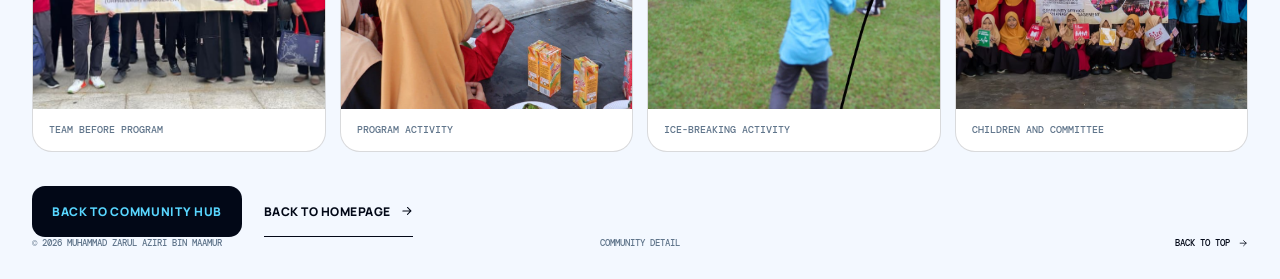
<file: community-hearts-for-hope.html>
<!doctype html>
<html lang="en">
<head>
  <meta charset="utf-8">
  <meta name="viewport" content="width=device-width, initial-scale=1">
  <meta name="description" content="Hearts for Hope community engagement activity by Muhammad Zarul Aziri Bin Maamur.">
  <meta name="theme-color" content="#020817">
  <title>Hearts for Hope | Muhammad Zarul Aziri</title>
  <link rel="preconnect" href="https://fonts.googleapis.com">
  <link rel="preconnect" href="https://fonts.gstatic.com" crossorigin>
  <link href="https://fonts.googleapis.com/css2?family=DM+Mono:wght@400;500&family=Manrope:wght@400;500;600;700;800&family=Space+Grotesk:wght@500;600;700&display=swap" rel="stylesheet">
  <link rel="stylesheet" href="styles.css?v=mobile-project-images">
  <script src="script.js?v=mobile-project-images" defer></script>
</head>
<body id="top">
  <svg class="svg-sprite" aria-hidden="true">
    <symbol id="icon-arrow" viewBox="0 0 24 24"><path d="M5 12h14M13 6l6 6-6 6"/></symbol>
    <symbol id="icon-download" viewBox="0 0 24 24"><path d="M12 4v11M7 10l5 5 5-5M5 20h14"/></symbol>
    <symbol id="icon-menu" viewBox="0 0 24 24"><path d="M4 7h16M4 12h16M4 17h16"/></symbol>
    <symbol id="icon-close" viewBox="0 0 24 24"><path d="m6 6 12 12M18 6 6 18"/></symbol>
  </svg>

  <div class="noise" aria-hidden="true"></div>
  <div class="scroll-progress" aria-hidden="true"><span></span></div>

  <header class="site-header">
    <a class="brand" href="index.html#top" aria-label="Back to homepage">
      <span class="brand-mark">MZ</span>
      <span class="brand-copy">Muhammad Zarul<br><small>Developer portfolio</small></span>
    </a>
    <nav class="desktop-nav" aria-label="Primary navigation">
      <a href="index.html#about">About Me</a>
      <a href="index.html#experience">Experience</a>
      <a href="index.html#work">Projects</a>
      <a class="active" href="index.html#community">Community</a>
      <a href="index.html#contact">Connect</a>
    </nav>
    <a class="header-cta" href="assets/documents/CV_ZARUL_AZIRI_BICT_MSU.pdf" download>
      Download CV
      <svg><use href="#icon-download"></use></svg>
    </a>
    <button class="menu-toggle" type="button" aria-label="Open menu" aria-expanded="false">
      <svg class="menu-open"><use href="#icon-menu"></use></svg>
      <svg class="menu-close"><use href="#icon-close"></use></svg>
    </button>
  </header>

  <nav class="mobile-nav" aria-label="Mobile navigation">
    <a href="index.html#about">01. About Me</a>
    <a href="index.html#experience">02. Work Experience</a>
    <a href="index.html#work">03. Projects</a>
    <a href="index.html#community">04. Community</a>
    <a href="index.html#contact">05. Connect</a>
    <a class="mobile-cv-link" href="assets/documents/CV_ZARUL_AZIRI_BICT_MSU.pdf" download>06. Download CV</a>
  </nav>

  <main class="detail-page section-shell">
    <a class="button button-primary detail-back" href="community.html">
      <svg><use href="#icon-arrow"></use></svg>
      Back to community hub
    </a>

    <section class="detail-hero">
      <div>
        <span class="detail-eyebrow">Community 03</span>
        <h1>Hearts for Hope.</h1>
      </div>
      <p>CSR orphanage fundraising program for Rumah Amal Budi Bistari, with fundraising from 22 July 2024 to 2 August 2024 at MSU Campus.</p>
    </section>

    <section class="detail-section" aria-labelledby="hope-summary-title">
      <h2 id="hope-summary-title">Activity summary</h2>
      <article class="role-card">
        <time>22 Jul - 2 Aug 2024</time>
        <div>
          <span class="role-meta">Rumah Amal Budi Bistari</span>
          <h3>Assistant Program Manager</h3>
          <p>The program raised funds and collected useful contributions for orphanage children through donation campaigns, food and drink sales, sponsorship efforts and promotional work.</p>
          <ul>
            <li>Supported the Head of Activity and Logistics teams.</li>
            <li>Helped prepare activity materials, logistics needs, transport and team readiness.</li>
            <li>Worked with multiple committees to keep fundraising and program preparation coordinated.</li>
          </ul>
        </div>
      </article>
    </section>

    <section class="detail-section" aria-labelledby="hope-reflection-title">
      <h2 id="hope-reflection-title">Reflection notes</h2>
      <div class="experience-topic-grid">
        <article class="experience-topic-card">
          <span>Objective</span>
          <h3>Support children</h3>
          <p>The activity focused on raising funds and collecting essential items while promoting compassion, responsibility and collaboration among students.</p>
        </article>
        <article class="experience-topic-card">
          <span>What I learned</span>
          <h3>Leadership support</h3>
          <p>My role strengthened planning, coordination, accountability and cross-team communication across activity and logistics work.</p>
        </article>
        <article class="experience-topic-card">
          <span>Challenge</span>
          <h3>Many moving parts</h3>
          <p>The team managed sponsorship progress, materials, transport and member coordination through meetings, delegation and follow-up discussions.</p>
        </article>
      </div>
    </section>

    <section class="detail-section" aria-labelledby="hope-gallery-title">
      <h2 id="hope-gallery-title">Evidence images</h2>
      <div class="detail-gallery">
        <figure>
          <a href="assets/community/hearts-for-hope/1-team-before-program.jpg" aria-label="Open team before program image">
            <img src="assets/community/hearts-for-hope/1-team-before-program.jpg" alt="Team photo before the Hearts for Hope CSR program">
          </a>
          <figcaption>Team before program</figcaption>
        </figure>
        <figure>
          <a href="assets/community/hearts-for-hope/2-fundraising-work.jpg" aria-label="Open program activity image">
            <img src="assets/community/hearts-for-hope/2-fundraising-work.jpg" alt="Program activity with children during the Hearts for Hope visit">
          </a>
          <figcaption>Program activity</figcaption>
        </figure>
        <figure>
          <a href="assets/community/hearts-for-hope/3-ice-breaking-activity.jpg" aria-label="Open ice breaking activity image">
            <img src="assets/community/hearts-for-hope/3-ice-breaking-activity.jpg" alt="Ice-breaking activity with children">
          </a>
          <figcaption>Ice-breaking activity</figcaption>
        </figure>
        <figure>
          <a href="assets/community/hearts-for-hope/4-children-committee-group.jpg" aria-label="Open children and committee group image">
            <img src="assets/community/hearts-for-hope/4-children-committee-group.jpg" alt="Group photo with children and committee after the program">
          </a>
          <figcaption>Children and committee</figcaption>
        </figure>
      </div>
      <div class="detail-actions">
        <a class="button button-primary" href="community.html">Back to community hub</a>
        <a class="text-link" href="index.html#community">Back to homepage <svg><use href="#icon-arrow"></use></svg></a>
      </div>
    </section>
  </main>

  <footer class="site-footer section-shell">
    <span>&copy; <span id="year"></span> Muhammad Zarul Aziri Bin Maamur</span>
    <span>Community detail</span>
    <a href="#top">Back to top <svg><use href="#icon-arrow"></use></svg></a>
  </footer>
</body>
</html>
</file>
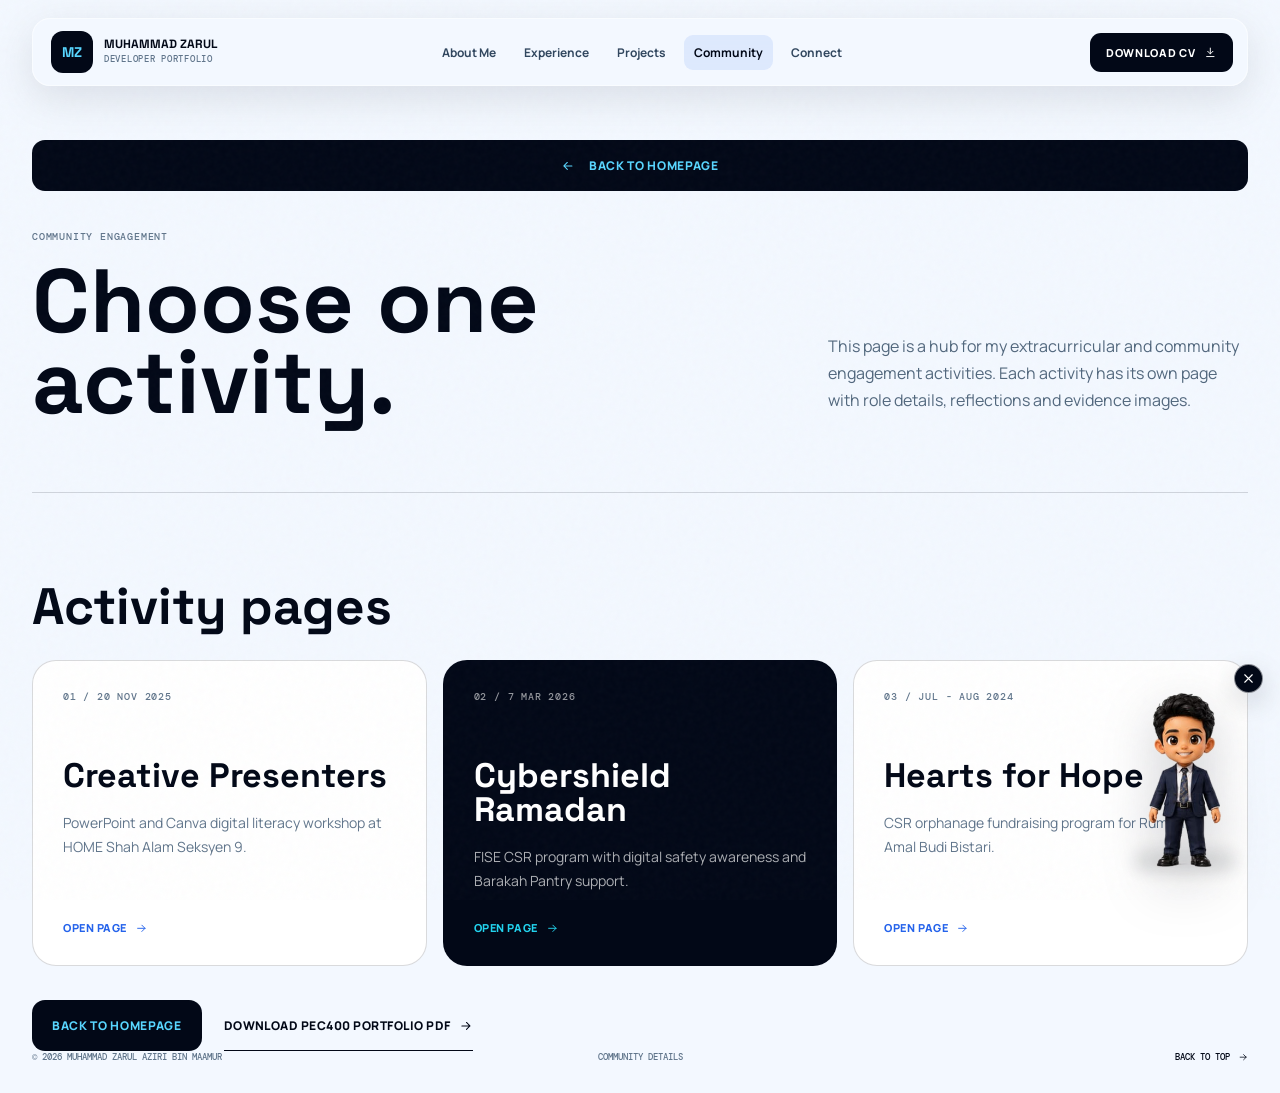
<file: community.html>
<!doctype html>
<html lang="en">
<head>
  <meta charset="utf-8">
  <meta name="viewport" content="width=device-width, initial-scale=1">
  <meta name="description" content="Extracurricular and community engagement by Muhammad Zarul Aziri Bin Maamur.">
  <meta name="theme-color" content="#020817">
  <title>Community | Muhammad Zarul Aziri</title>
  <link rel="preconnect" href="https://fonts.googleapis.com">
  <link rel="preconnect" href="https://fonts.gstatic.com" crossorigin>
  <link href="https://fonts.googleapis.com/css2?family=DM+Mono:wght@400;500&family=Manrope:wght@400;500;600;700;800&family=Space+Grotesk:wght@500;600;700&display=swap" rel="stylesheet">
  <link rel="stylesheet" href="styles.css?v=mobile-project-images">
  <script src="script.js?v=mobile-project-images" defer></script>
</head>
<body id="top">
  <svg class="svg-sprite" aria-hidden="true">
    <symbol id="icon-arrow" viewBox="0 0 24 24"><path d="M5 12h14M13 6l6 6-6 6"/></symbol>
    <symbol id="icon-download" viewBox="0 0 24 24"><path d="M12 4v11M7 10l5 5 5-5M5 20h14"/></symbol>
    <symbol id="icon-menu" viewBox="0 0 24 24"><path d="M4 7h16M4 12h16M4 17h16"/></symbol>
    <symbol id="icon-close" viewBox="0 0 24 24"><path d="m6 6 12 12M18 6 6 18"/></symbol>
  </svg>

  <div class="noise" aria-hidden="true"></div>
  <div class="scroll-progress" aria-hidden="true"><span></span></div>

  <header class="site-header">
    <a class="brand" href="index.html#top" aria-label="Back to homepage">
      <span class="brand-mark">MZ</span>
      <span class="brand-copy">Muhammad Zarul<br><small>Developer portfolio</small></span>
    </a>
    <nav class="desktop-nav" aria-label="Primary navigation">
      <a href="index.html#about">About Me</a>
      <a href="index.html#experience">Experience</a>
      <a href="index.html#work">Projects</a>
      <a class="active" href="index.html#community">Community</a>
      <a href="index.html#contact">Connect</a>
    </nav>
    <a class="header-cta" href="assets/documents/CV_ZARUL_AZIRI_BICT_MSU.pdf" download>
      Download CV
      <svg><use href="#icon-download"></use></svg>
    </a>
    <button class="menu-toggle" type="button" aria-label="Open menu" aria-expanded="false">
      <svg class="menu-open"><use href="#icon-menu"></use></svg>
      <svg class="menu-close"><use href="#icon-close"></use></svg>
    </button>
  </header>

  <nav class="mobile-nav" aria-label="Mobile navigation">
    <a href="index.html#about">01. About Me</a>
    <a href="index.html#experience">02. Work Experience</a>
    <a href="index.html#work">03. Projects</a>
    <a href="index.html#community">04. Community</a>
    <a href="index.html#contact">05. Connect</a>
    <a class="mobile-cv-link" href="assets/documents/CV_ZARUL_AZIRI_BICT_MSU.pdf" download>06. Download CV</a>
  </nav>

  <main class="detail-page section-shell">
    <a class="button button-primary detail-back" href="index.html#community">
      <svg><use href="#icon-arrow"></use></svg>
      Back to homepage
    </a>
    <section class="detail-hero">
      <div>
        <span class="detail-eyebrow">Community engagement</span>
        <h1>Choose one activity.</h1>
      </div>
      <p>This page is a hub for my extracurricular and community engagement activities. Each activity has its own page with role details, reflections and evidence images.</p>
    </section>

    <section class="detail-section" aria-labelledby="community-list-title">
      <h2 id="community-list-title">Activity pages</h2>
      <div class="preview-grid preview-grid-three">
        <a class="preview-card preview-card-link" href="community-creative-presenters.html">
          <span class="preview-index">01 / 20 Nov 2025</span>
          <h3>Creative Presenters</h3>
          <p>PowerPoint and Canva digital literacy workshop at HOME Shah Alam Seksyen 9.</p>
          <span class="preview-link-label">Open page <svg><use href="#icon-arrow"></use></svg></span>
        </a>
        <a class="preview-card preview-card-dark preview-card-link" href="community-cybershield-ramadan.html">
          <span class="preview-index">02 / 7 Mar 2026</span>
          <h3>Cybershield Ramadan</h3>
          <p>FISE CSR program with digital safety awareness and Barakah Pantry support.</p>
          <span class="preview-link-label">Open page <svg><use href="#icon-arrow"></use></svg></span>
        </a>
        <a class="preview-card preview-card-link" href="community-hearts-for-hope.html">
          <span class="preview-index">03 / Jul - Aug 2024</span>
          <h3>Hearts for Hope</h3>
          <p>CSR orphanage fundraising program for Rumah Amal Budi Bistari.</p>
          <span class="preview-link-label">Open page <svg><use href="#icon-arrow"></use></svg></span>
        </a>
      </div>
      <div class="detail-actions">
        <a class="button button-primary" href="index.html#community">Back to homepage</a>
        <a class="text-link" href="assets/documents/portf_MUHAMMAD_012024021371_PortFolioZarul.pdf" download>
          Download PEC400 portfolio PDF
          <svg><use href="#icon-arrow"></use></svg>
        </a>
      </div>
    </section>
  </main>

  <footer class="site-footer section-shell">
    <span>&copy; <span id="year"></span> Muhammad Zarul Aziri Bin Maamur</span>
    <span>Community details</span>
    <a href="#top">Back to top <svg><use href="#icon-arrow"></use></svg></a>
  </footer>
</body>
</html>
</file>
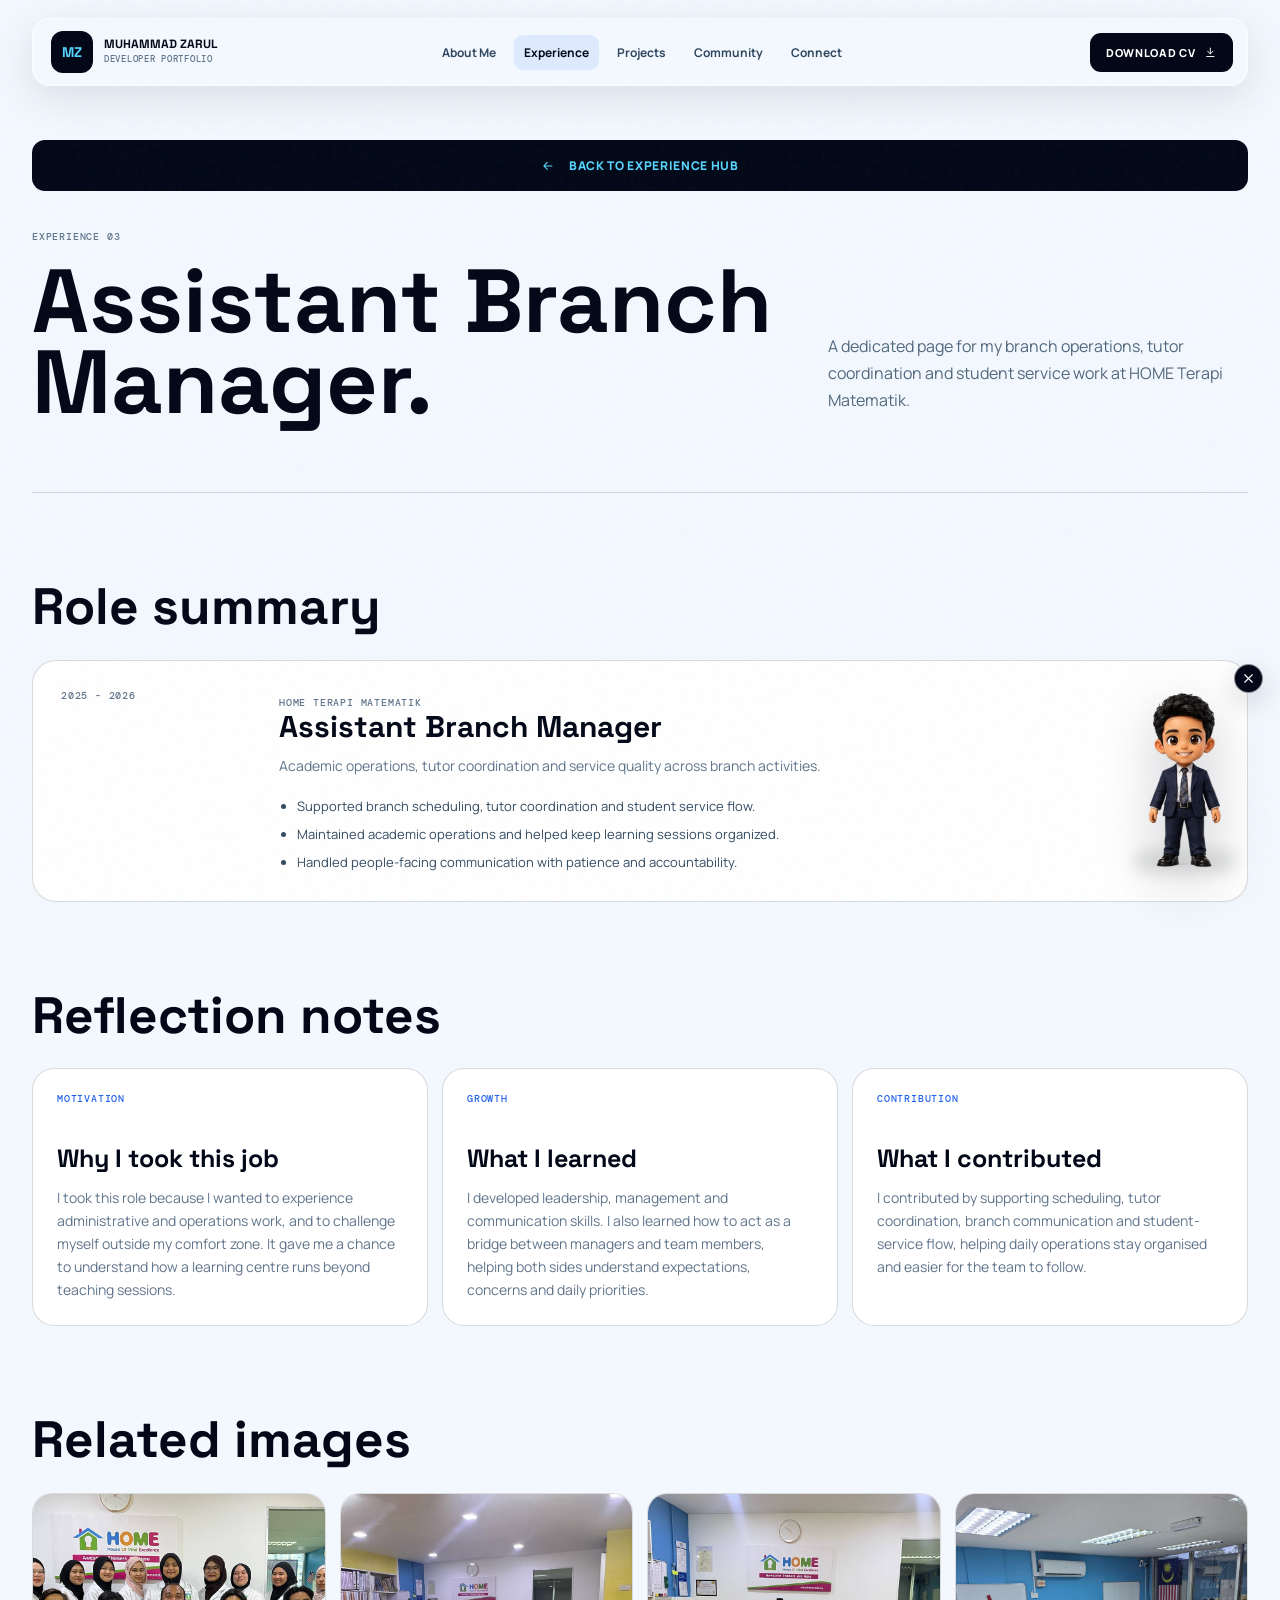
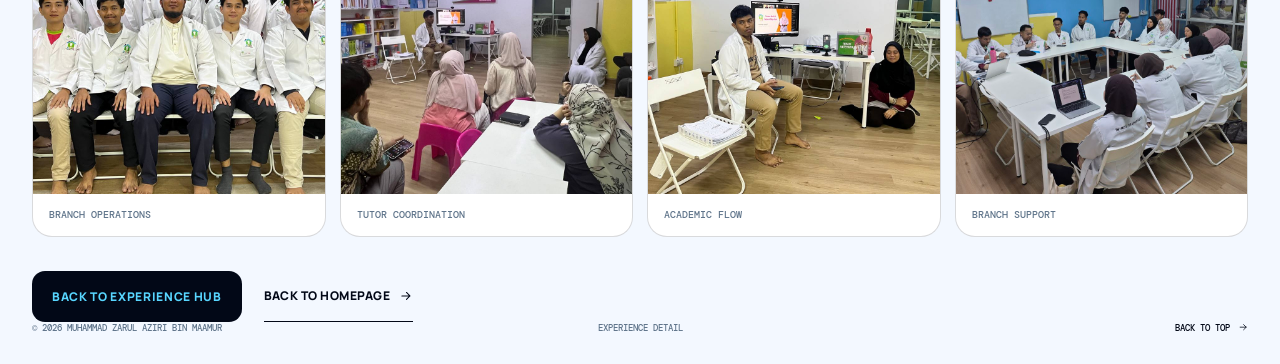
<file: experience-assistant-branch-manager.html>
<!doctype html>
<html lang="en">
<head>
  <meta charset="utf-8">
  <meta name="viewport" content="width=device-width, initial-scale=1">
  <meta name="description" content="Assistant Branch Manager experience for Muhammad Zarul Aziri Bin Maamur.">
  <meta name="theme-color" content="#020817">
  <title>Assistant Branch Manager | Muhammad Zarul Aziri</title>
  <link rel="preconnect" href="https://fonts.googleapis.com">
  <link rel="preconnect" href="https://fonts.gstatic.com" crossorigin>
  <link href="https://fonts.googleapis.com/css2?family=DM+Mono:wght@400;500&family=Manrope:wght@400;500;600;700;800&family=Space+Grotesk:wght@500;600;700&display=swap" rel="stylesheet">
  <link rel="stylesheet" href="styles.css?v=mobile-project-images">
  <script src="script.js?v=mobile-project-images" defer></script>
</head>
<body id="top">
  <svg class="svg-sprite" aria-hidden="true">
    <symbol id="icon-arrow" viewBox="0 0 24 24"><path d="M5 12h14M13 6l6 6-6 6"/></symbol>
    <symbol id="icon-download" viewBox="0 0 24 24"><path d="M12 4v11M7 10l5 5 5-5M5 20h14"/></symbol>
    <symbol id="icon-menu" viewBox="0 0 24 24"><path d="M4 7h16M4 12h16M4 17h16"/></symbol>
    <symbol id="icon-close" viewBox="0 0 24 24"><path d="m6 6 12 12M18 6 6 18"/></symbol>
  </svg>

  <div class="noise" aria-hidden="true"></div>
  <div class="scroll-progress" aria-hidden="true"><span></span></div>

  <header class="site-header">
    <a class="brand" href="index.html#top" aria-label="Back to homepage">
      <span class="brand-mark">MZ</span>
      <span class="brand-copy">Muhammad Zarul<br><small>Developer portfolio</small></span>
    </a>
    <nav class="desktop-nav" aria-label="Primary navigation">
      <a href="index.html#about">About Me</a>
      <a class="active" href="index.html#experience">Experience</a>
      <a href="index.html#work">Projects</a>
      <a href="index.html#community">Community</a>
      <a href="index.html#contact">Connect</a>
    </nav>
    <a class="header-cta" href="assets/documents/CV_ZARUL_AZIRI_BICT_MSU.pdf" download>
      Download CV
      <svg><use href="#icon-download"></use></svg>
    </a>
    <button class="menu-toggle" type="button" aria-label="Open menu" aria-expanded="false">
      <svg class="menu-open"><use href="#icon-menu"></use></svg>
      <svg class="menu-close"><use href="#icon-close"></use></svg>
    </button>
  </header>

  <nav class="mobile-nav" aria-label="Mobile navigation">
    <a href="index.html#about">01. About Me</a>
    <a href="index.html#experience">02. Work Experience</a>
    <a href="index.html#work">03. Projects</a>
    <a href="index.html#community">04. Community</a>
    <a href="index.html#contact">05. Connect</a>
    <a class="mobile-cv-link" href="assets/documents/CV_ZARUL_AZIRI_BICT_MSU.pdf" download>06. Download CV</a>
  </nav>

  <main class="detail-page section-shell">
    <a class="button button-primary detail-back" href="experience.html">
      <svg><use href="#icon-arrow"></use></svg>
      Back to experience hub
    </a>
    <section class="detail-hero">
      <div>
        <span class="detail-eyebrow">Experience 03</span>
        <h1>Assistant Branch Manager.</h1>
      </div>
      <p>A dedicated page for my branch operations, tutor coordination and student service work at HOME Terapi Matematik.</p>
    </section>

    <section class="detail-section" aria-labelledby="abm-summary-title">
      <h2 id="abm-summary-title">Role summary</h2>
      <article class="role-card">
        <time>2025 - 2026</time>
        <div>
          <span class="role-meta">HOME Terapi Matematik</span>
          <h3>Assistant Branch Manager</h3>
          <p>Academic operations, tutor coordination and service quality across branch activities.</p>
          <ul>
            <li>Supported branch scheduling, tutor coordination and student service flow.</li>
            <li>Maintained academic operations and helped keep learning sessions organized.</li>
            <li>Handled people-facing communication with patience and accountability.</li>
          </ul>
        </div>
      </article>
    </section>

    <section class="detail-section" aria-labelledby="abm-notes-title">
      <h2 id="abm-notes-title">Reflection notes</h2>
      <div class="experience-topic-grid">
        <article class="experience-topic-card">
          <span>Motivation</span>
          <h3>Why I took this job</h3>
          <p>I took this role because I wanted to experience administrative and operations work, and to challenge myself outside my comfort zone. It gave me a chance to understand how a learning centre runs beyond teaching sessions.</p>
        </article>
        <article class="experience-topic-card">
          <span>Growth</span>
          <h3>What I learned</h3>
          <p>I developed leadership, management and communication skills. I also learned how to act as a bridge between managers and team members, helping both sides understand expectations, concerns and daily priorities.</p>
        </article>
        <article class="experience-topic-card">
          <span>Contribution</span>
          <h3>What I contributed</h3>
          <p>I contributed by supporting scheduling, tutor coordination, branch communication and student-service flow, helping daily operations stay organised and easier for the team to follow.</p>
        </article>
      </div>
    </section>

    <section class="detail-section" aria-labelledby="abm-gallery-title">
      <h2 id="abm-gallery-title">Related images</h2>
      <div class="detail-gallery">
        <figure>
          <a href="experience/Home Math Teraphy (ABM)/WhatsApp Image 2026-06-17 at 1.58.56 PM.jpeg" aria-label="Open branch operations image">
            <img src="experience/Home Math Teraphy (ABM)/WhatsApp Image 2026-06-17 at 1.58.56 PM.jpeg" alt="Assistant Branch Manager experience at HOME Terapi Matematik">
          </a>
          <figcaption>Branch operations</figcaption>
        </figure>
        <figure>
          <a href="experience/Home Math Teraphy (ABM)/WhatsApp Image cdas06-17 at 1.58.57 PM.jpeg" aria-label="Open tutor coordination image">
            <img src="experience/Home Math Teraphy (ABM)/WhatsApp Image cdas06-17 at 1.58.57 PM.jpeg" alt="Academic operations and tutor coordination work">
          </a>
          <figcaption>Tutor coordination</figcaption>
        </figure>
        <figure>
          <a href="experience/Home Math Teraphy (ABM)/WhatsApp Icws6-17 at 1.58.57 PM.jpeg" aria-label="Open academic flow image">
            <img src="experience/Home Math Teraphy (ABM)/WhatsApp Icws6-17 at 1.58.57 PM.jpeg" alt="Assistant branch manager activity">
          </a>
          <figcaption>Academic flow</figcaption>
        </figure>
        <figure>
          <a href="experience/Home Math Teraphy (ABM)/WhatsApcwwe6-17 at 1.58.57 PM.jpeg" aria-label="Open branch support image">
            <img src="experience/Home Math Teraphy (ABM)/WhatsApcwwe6-17 at 1.58.57 PM.jpeg" alt="Assistant Branch Manager branch coordination activity">
          </a>
          <figcaption>Branch support</figcaption>
        </figure>
      </div>
      <div class="detail-actions">
        <a class="button button-primary" href="experience.html">Back to experience hub</a>
        <a class="text-link" href="index.html#experience">Back to homepage <svg><use href="#icon-arrow"></use></svg></a>
      </div>
    </section>
  </main>

  <footer class="site-footer section-shell">
    <span>&copy; <span id="year"></span> Muhammad Zarul Aziri Bin Maamur</span>
    <span>Experience detail</span>
    <a href="#top">Back to top <svg><use href="#icon-arrow"></use></svg></a>
  </footer>
</body>
</html>
</file>
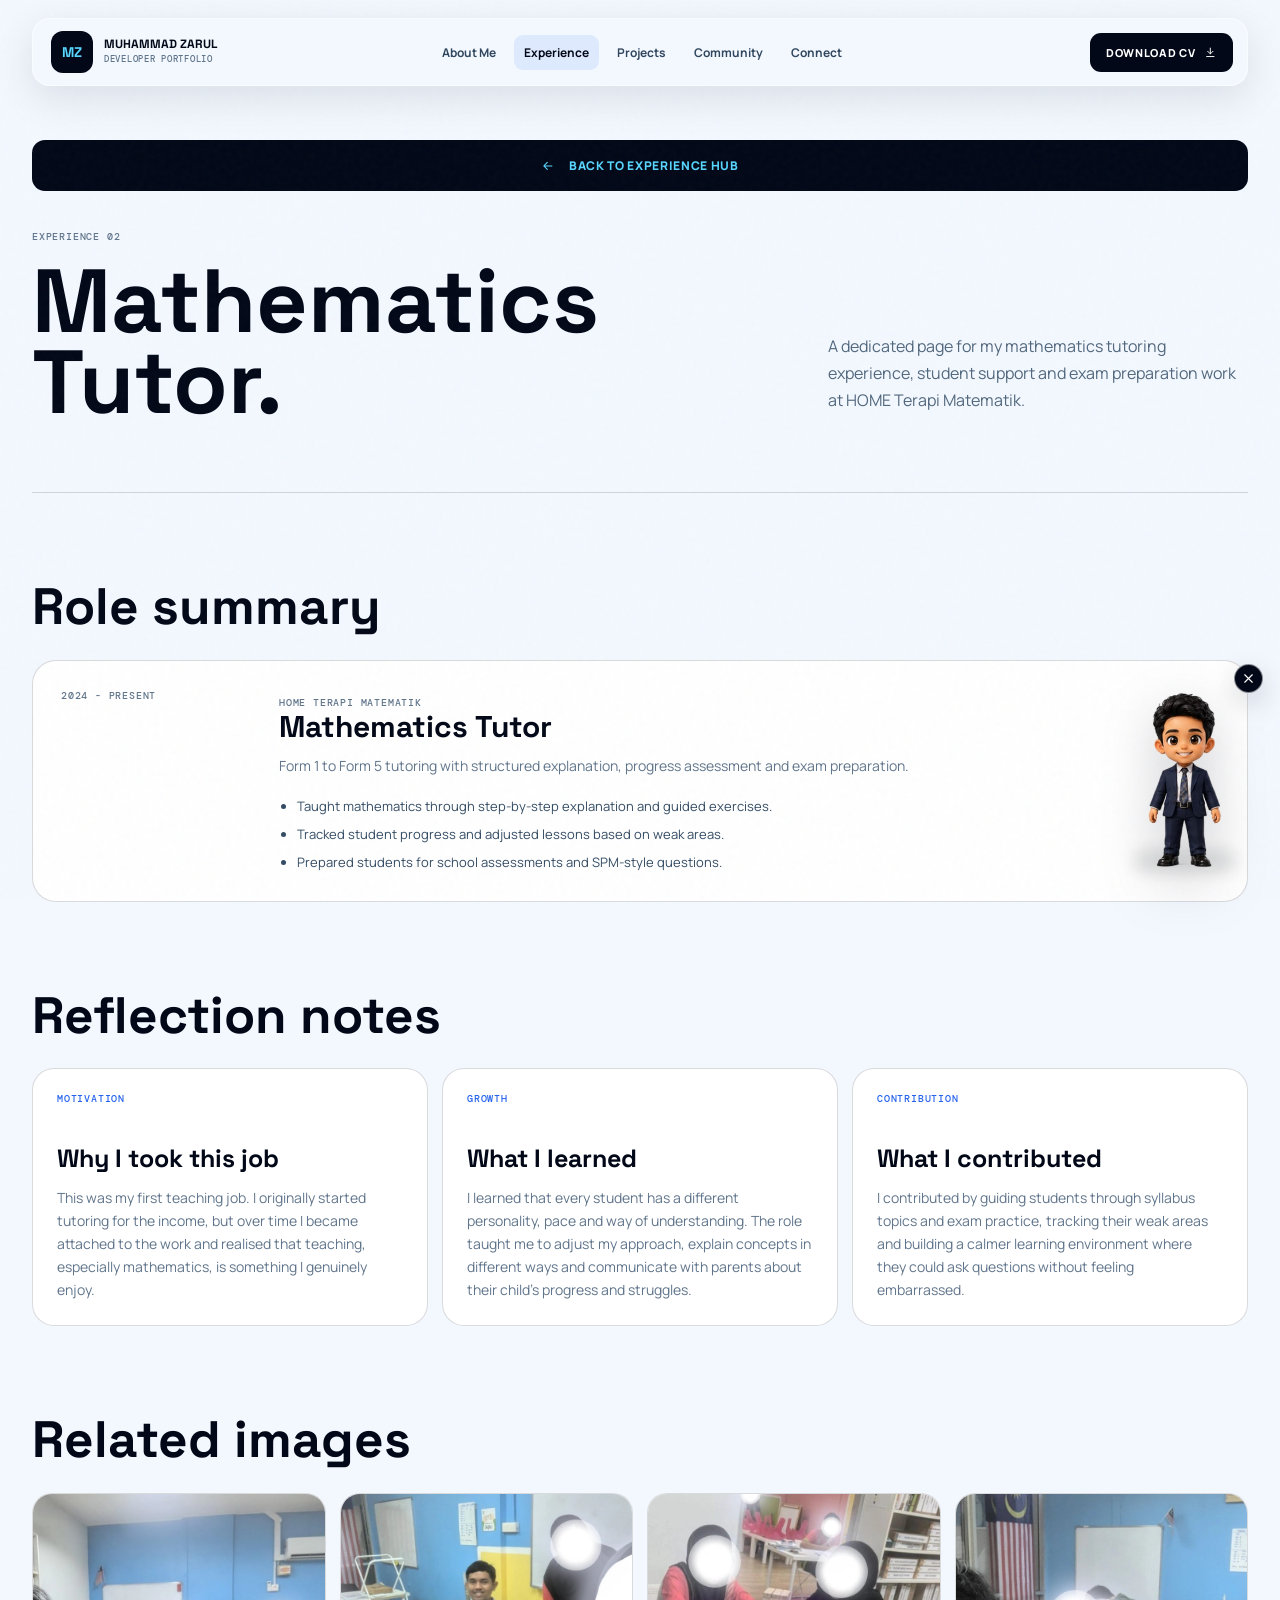
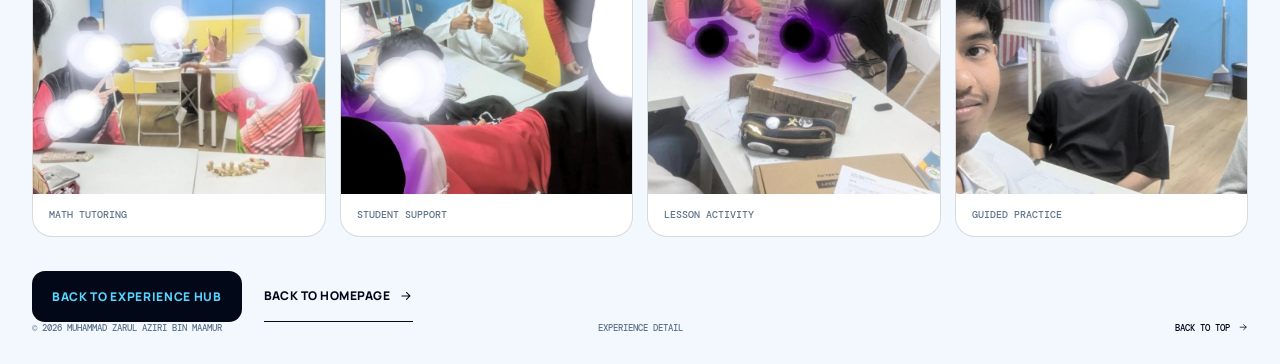
<file: experience-mathematics-tutor.html>
<!doctype html>
<html lang="en">
<head>
  <meta charset="utf-8">
  <meta name="viewport" content="width=device-width, initial-scale=1">
  <meta name="description" content="Mathematics Tutor experience for Muhammad Zarul Aziri Bin Maamur.">
  <meta name="theme-color" content="#020817">
  <title>Mathematics Tutor | Muhammad Zarul Aziri</title>
  <link rel="preconnect" href="https://fonts.googleapis.com">
  <link rel="preconnect" href="https://fonts.gstatic.com" crossorigin>
  <link href="https://fonts.googleapis.com/css2?family=DM+Mono:wght@400;500&family=Manrope:wght@400;500;600;700;800&family=Space+Grotesk:wght@500;600;700&display=swap" rel="stylesheet">
  <link rel="stylesheet" href="styles.css?v=mobile-project-images">
  <script src="script.js?v=mobile-project-images" defer></script>
</head>
<body id="top">
  <svg class="svg-sprite" aria-hidden="true">
    <symbol id="icon-arrow" viewBox="0 0 24 24"><path d="M5 12h14M13 6l6 6-6 6"/></symbol>
    <symbol id="icon-download" viewBox="0 0 24 24"><path d="M12 4v11M7 10l5 5 5-5M5 20h14"/></symbol>
    <symbol id="icon-menu" viewBox="0 0 24 24"><path d="M4 7h16M4 12h16M4 17h16"/></symbol>
    <symbol id="icon-close" viewBox="0 0 24 24"><path d="m6 6 12 12M18 6 6 18"/></symbol>
  </svg>

  <div class="noise" aria-hidden="true"></div>
  <div class="scroll-progress" aria-hidden="true"><span></span></div>

  <header class="site-header">
    <a class="brand" href="index.html#top" aria-label="Back to homepage">
      <span class="brand-mark">MZ</span>
      <span class="brand-copy">Muhammad Zarul<br><small>Developer portfolio</small></span>
    </a>
    <nav class="desktop-nav" aria-label="Primary navigation">
      <a href="index.html#about">About Me</a>
      <a class="active" href="index.html#experience">Experience</a>
      <a href="index.html#work">Projects</a>
      <a href="index.html#community">Community</a>
      <a href="index.html#contact">Connect</a>
    </nav>
    <a class="header-cta" href="assets/documents/CV_ZARUL_AZIRI_BICT_MSU.pdf" download>
      Download CV
      <svg><use href="#icon-download"></use></svg>
    </a>
    <button class="menu-toggle" type="button" aria-label="Open menu" aria-expanded="false">
      <svg class="menu-open"><use href="#icon-menu"></use></svg>
      <svg class="menu-close"><use href="#icon-close"></use></svg>
    </button>
  </header>

  <nav class="mobile-nav" aria-label="Mobile navigation">
    <a href="index.html#about">01. About Me</a>
    <a href="index.html#experience">02. Work Experience</a>
    <a href="index.html#work">03. Projects</a>
    <a href="index.html#community">04. Community</a>
    <a href="index.html#contact">05. Connect</a>
    <a class="mobile-cv-link" href="assets/documents/CV_ZARUL_AZIRI_BICT_MSU.pdf" download>06. Download CV</a>
  </nav>

  <main class="detail-page section-shell">
    <a class="button button-primary detail-back" href="experience.html">
      <svg><use href="#icon-arrow"></use></svg>
      Back to experience hub
    </a>
    <section class="detail-hero">
      <div>
        <span class="detail-eyebrow">Experience 02</span>
        <h1>Mathematics Tutor.</h1>
      </div>
      <p>A dedicated page for my mathematics tutoring experience, student support and exam preparation work at HOME Terapi Matematik.</p>
    </section>

    <section class="detail-section" aria-labelledby="tutor-summary-title">
      <h2 id="tutor-summary-title">Role summary</h2>
      <article class="role-card">
        <time>2024 - Present</time>
        <div>
          <span class="role-meta">HOME Terapi Matematik</span>
          <h3>Mathematics Tutor</h3>
          <p>Form 1 to Form 5 tutoring with structured explanation, progress assessment and exam preparation.</p>
          <ul>
            <li>Taught mathematics through step-by-step explanation and guided exercises.</li>
            <li>Tracked student progress and adjusted lessons based on weak areas.</li>
            <li>Prepared students for school assessments and SPM-style questions.</li>
          </ul>
        </div>
      </article>
    </section>

    <section class="detail-section" aria-labelledby="tutor-notes-title">
      <h2 id="tutor-notes-title">Reflection notes</h2>
      <div class="experience-topic-grid">
        <article class="experience-topic-card">
          <span>Motivation</span>
          <h3>Why I took this job</h3>
          <p>This was my first teaching job. I originally started tutoring for the income, but over time I became attached to the work and realised that teaching, especially mathematics, is something I genuinely enjoy.</p>
        </article>
        <article class="experience-topic-card">
          <span>Growth</span>
          <h3>What I learned</h3>
          <p>I learned that every student has a different personality, pace and way of understanding. The role taught me to adjust my approach, explain concepts in different ways and communicate with parents about their child's progress and struggles.</p>
        </article>
        <article class="experience-topic-card">
          <span>Contribution</span>
          <h3>What I contributed</h3>
          <p>I contributed by guiding students through syllabus topics and exam practice, tracking their weak areas and building a calmer learning environment where they could ask questions without feeling embarrassed.</p>
        </article>
      </div>
    </section>

    <section class="detail-section" aria-labelledby="tutor-gallery-title">
      <h2 id="tutor-gallery-title">Related images</h2>
      <div class="detail-gallery">
        <figure>
          <a href="experience/Home Math Teraphy (Tutor)/WhatsApp Image 2026-06-17 at 1.58.19 PM.jpeg" aria-label="Open math tutoring image">
            <img src="experience/Home Math Teraphy (Tutor)/WhatsApp Image 2026-06-17 at 1.58.19 PM.jpeg" alt="Mathematics tutoring experience">
          </a>
          <figcaption>Math tutoring</figcaption>
        </figure>
        <figure>
          <a href="experience/Home Math Teraphy (Tutor)/vrgweImage 2026-06-17 at 1.58.20 PM.jpeg" aria-label="Open student support image">
            <img src="experience/Home Math Teraphy (Tutor)/vrgweImage 2026-06-17 at 1.58.20 PM.jpeg" alt="Student support and mathematics lesson preparation">
          </a>
          <figcaption>Student support</figcaption>
        </figure>
        <figure>
          <a href="experience/Home Math Teraphy (Tutor)/asImage 2026-06-17 at 1.58.20 PM.jpeg" aria-label="Open lesson activity image">
            <img src="experience/Home Math Teraphy (Tutor)/asImage 2026-06-17 at 1.58.20 PM.jpeg" alt="Mathematics tutoring activity">
          </a>
          <figcaption>Lesson activity</figcaption>
        </figure>
        <figure>
          <a href="experience/Home Math Teraphy (Tutor)/WhatsApp evwf2026-06-17 at 1.58.19 PM.jpeg" aria-label="Open guided practice image">
            <img src="experience/Home Math Teraphy (Tutor)/WhatsApp evwf2026-06-17 at 1.58.19 PM.jpeg" alt="Mathematics tutoring and student guidance">
          </a>
          <figcaption>Guided practice</figcaption>
        </figure>
      </div>
      <div class="detail-actions">
        <a class="button button-primary" href="experience.html">Back to experience hub</a>
        <a class="text-link" href="index.html#experience">Back to homepage <svg><use href="#icon-arrow"></use></svg></a>
      </div>
    </section>
  </main>

  <footer class="site-footer section-shell">
    <span>&copy; <span id="year"></span> Muhammad Zarul Aziri Bin Maamur</span>
    <span>Experience detail</span>
    <a href="#top">Back to top <svg><use href="#icon-arrow"></use></svg></a>
  </footer>
</body>
</html>
</file>
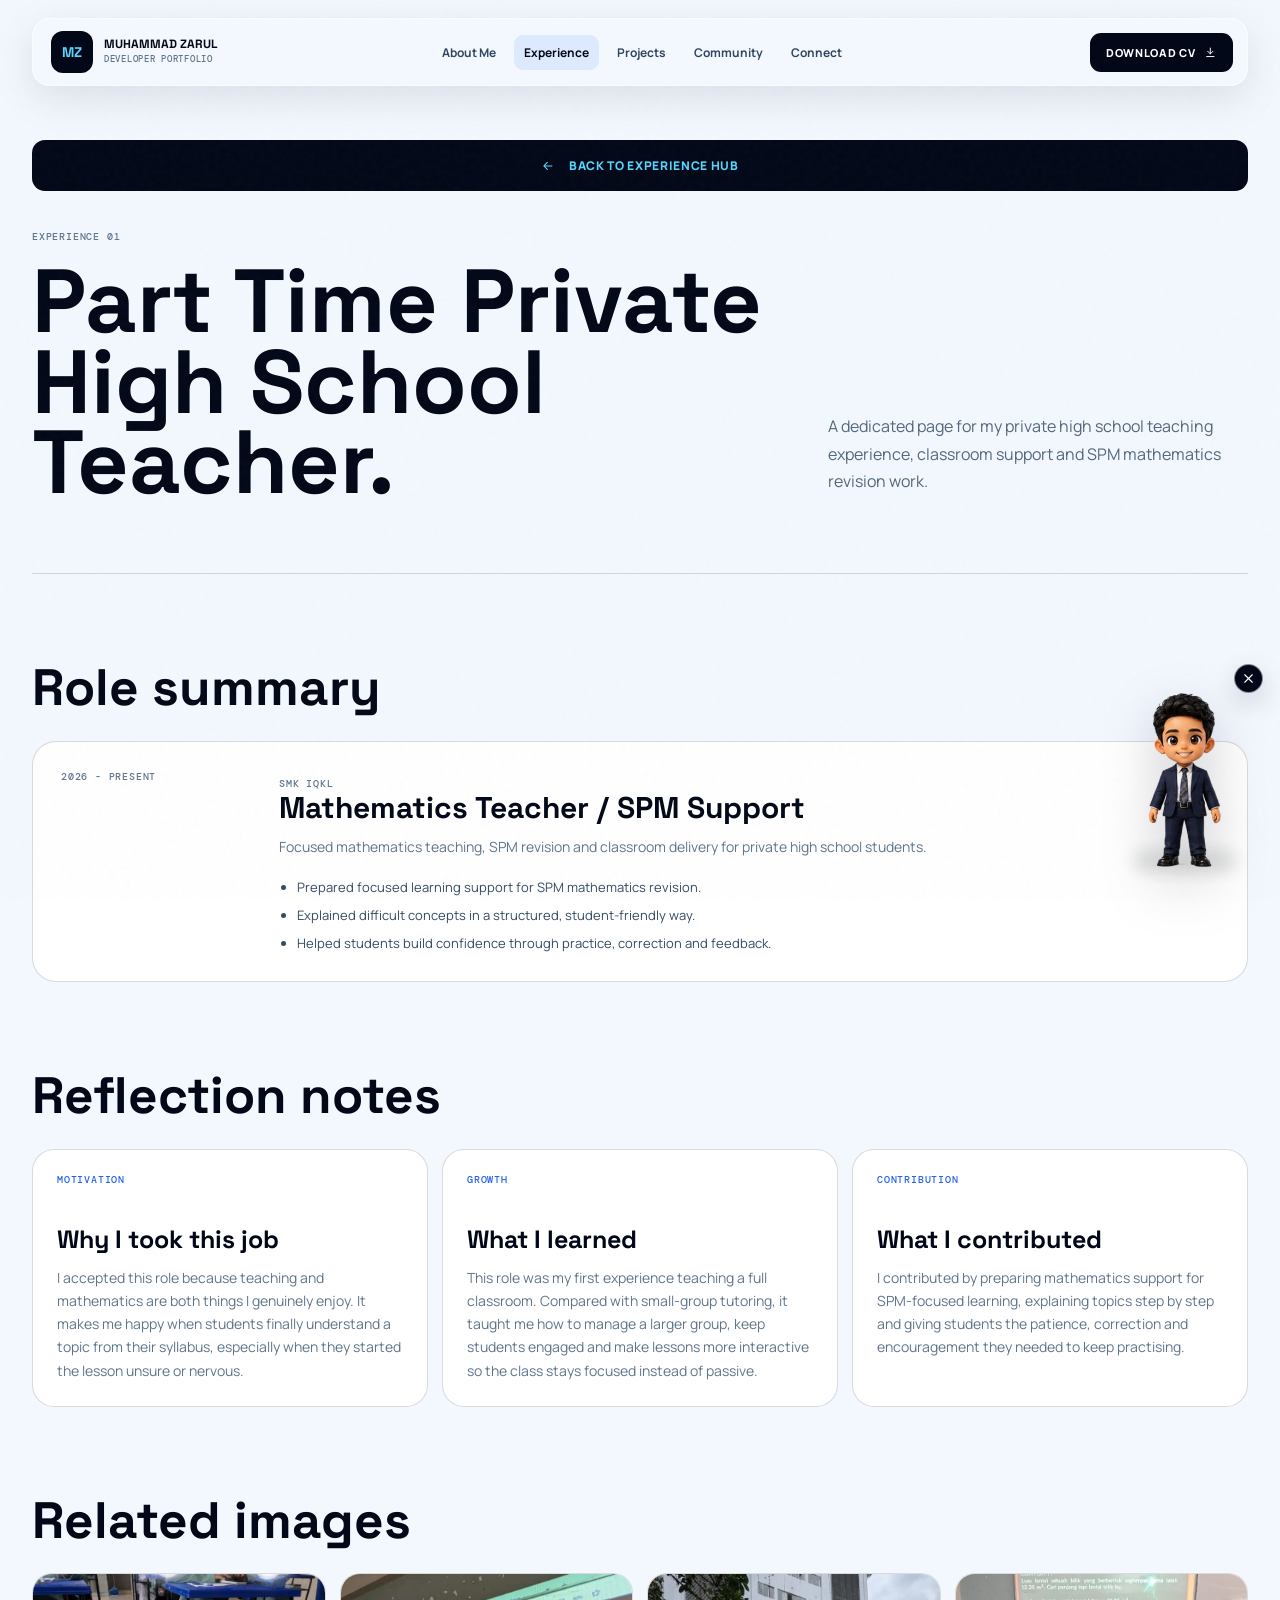
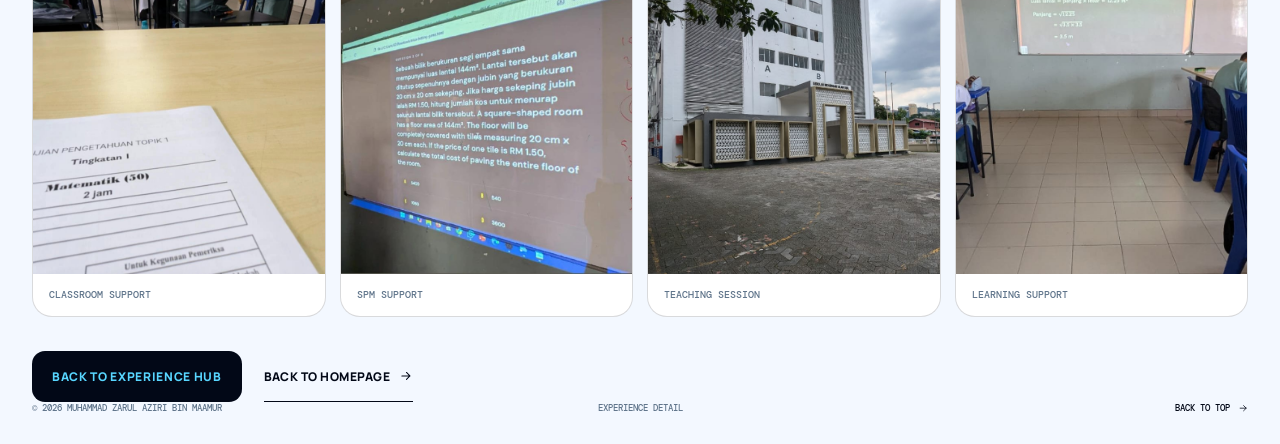
<file: experience-private-high-school-teacher.html>
<!doctype html>
<html lang="en">
<head>
  <meta charset="utf-8">
  <meta name="viewport" content="width=device-width, initial-scale=1">
  <meta name="description" content="Part Time Private High School Teacher experience for Muhammad Zarul Aziri Bin Maamur.">
  <meta name="theme-color" content="#020817">
  <title>Part Time Private High School Teacher | Muhammad Zarul Aziri</title>
  <link rel="preconnect" href="https://fonts.googleapis.com">
  <link rel="preconnect" href="https://fonts.gstatic.com" crossorigin>
  <link href="https://fonts.googleapis.com/css2?family=DM+Mono:wght@400;500&family=Manrope:wght@400;500;600;700;800&family=Space+Grotesk:wght@500;600;700&display=swap" rel="stylesheet">
  <link rel="stylesheet" href="styles.css?v=mobile-project-images">
  <script src="script.js?v=mobile-project-images" defer></script>
</head>
<body id="top">
  <svg class="svg-sprite" aria-hidden="true">
    <symbol id="icon-arrow" viewBox="0 0 24 24"><path d="M5 12h14M13 6l6 6-6 6"/></symbol>
    <symbol id="icon-download" viewBox="0 0 24 24"><path d="M12 4v11M7 10l5 5 5-5M5 20h14"/></symbol>
    <symbol id="icon-menu" viewBox="0 0 24 24"><path d="M4 7h16M4 12h16M4 17h16"/></symbol>
    <symbol id="icon-close" viewBox="0 0 24 24"><path d="m6 6 12 12M18 6 6 18"/></symbol>
  </svg>

  <div class="noise" aria-hidden="true"></div>
  <div class="scroll-progress" aria-hidden="true"><span></span></div>

  <header class="site-header">
    <a class="brand" href="index.html#top" aria-label="Back to homepage">
      <span class="brand-mark">MZ</span>
      <span class="brand-copy">Muhammad Zarul<br><small>Developer portfolio</small></span>
    </a>
    <nav class="desktop-nav" aria-label="Primary navigation">
      <a href="index.html#about">About Me</a>
      <a class="active" href="index.html#experience">Experience</a>
      <a href="index.html#work">Projects</a>
      <a href="index.html#community">Community</a>
      <a href="index.html#contact">Connect</a>
    </nav>
    <a class="header-cta" href="assets/documents/CV_ZARUL_AZIRI_BICT_MSU.pdf" download>
      Download CV
      <svg><use href="#icon-download"></use></svg>
    </a>
    <button class="menu-toggle" type="button" aria-label="Open menu" aria-expanded="false">
      <svg class="menu-open"><use href="#icon-menu"></use></svg>
      <svg class="menu-close"><use href="#icon-close"></use></svg>
    </button>
  </header>

  <nav class="mobile-nav" aria-label="Mobile navigation">
    <a href="index.html#about">01. About Me</a>
    <a href="index.html#experience">02. Work Experience</a>
    <a href="index.html#work">03. Projects</a>
    <a href="index.html#community">04. Community</a>
    <a href="index.html#contact">05. Connect</a>
    <a class="mobile-cv-link" href="assets/documents/CV_ZARUL_AZIRI_BICT_MSU.pdf" download>06. Download CV</a>
  </nav>

  <main class="detail-page section-shell">
    <a class="button button-primary detail-back" href="experience.html">
      <svg><use href="#icon-arrow"></use></svg>
      Back to experience hub
    </a>
    <section class="detail-hero">
      <div>
        <span class="detail-eyebrow">Experience 01</span>
        <h1>Part Time Private High School Teacher.</h1>
      </div>
      <p>A dedicated page for my private high school teaching experience, classroom support and SPM mathematics revision work.</p>
    </section>

    <section class="detail-section" aria-labelledby="teacher-summary-title">
      <h2 id="teacher-summary-title">Role summary</h2>
      <article class="role-card">
        <time>2026 - Present</time>
        <div>
          <span class="role-meta">SMK IQKL</span>
          <h3>Mathematics Teacher / SPM Support</h3>
          <p>Focused mathematics teaching, SPM revision and classroom delivery for private high school students.</p>
          <ul>
            <li>Prepared focused learning support for SPM mathematics revision.</li>
            <li>Explained difficult concepts in a structured, student-friendly way.</li>
            <li>Helped students build confidence through practice, correction and feedback.</li>
          </ul>
        </div>
      </article>
    </section>

    <section class="detail-section" aria-labelledby="teacher-notes-title">
      <h2 id="teacher-notes-title">Reflection notes</h2>
      <div class="experience-topic-grid">
        <article class="experience-topic-card">
          <span>Motivation</span>
          <h3>Why I took this job</h3>
          <p>I accepted this role because teaching and mathematics are both things I genuinely enjoy. It makes me happy when students finally understand a topic from their syllabus, especially when they started the lesson unsure or nervous.</p>
        </article>
        <article class="experience-topic-card">
          <span>Growth</span>
          <h3>What I learned</h3>
          <p>This role was my first experience teaching a full classroom. Compared with small-group tutoring, it taught me how to manage a larger group, keep students engaged and make lessons more interactive so the class stays focused instead of passive.</p>
        </article>
        <article class="experience-topic-card">
          <span>Contribution</span>
          <h3>What I contributed</h3>
          <p>I contributed by preparing mathematics support for SPM-focused learning, explaining topics step by step and giving students the patience, correction and encouragement they needed to keep practising.</p>
        </article>
      </div>
    </section>

    <section class="detail-section" aria-labelledby="teacher-gallery-title">
      <h2 id="teacher-gallery-title">Related images</h2>
      <div class="detail-gallery">
        <figure>
          <a href="experience/Part Time Teacher (IQKL)/WhatsApp Image 2026-06-17 at 2.11.44 PM.jpeg" aria-label="Open classroom support image">
            <img src="experience/Part Time Teacher (IQKL)/WhatsApp Image 2026-06-17 at 2.11.44 PM.jpeg" alt="Part-time private high school teaching experience">
          </a>
          <figcaption>Classroom support</figcaption>
        </figure>
        <figure>
          <a href="experience/Part Time Teacher (IQKL)/WhatsApp ca2026-06-17 at 2.11.27 PM.jpeg" aria-label="Open SPM support image">
            <img src="experience/Part Time Teacher (IQKL)/WhatsApp ca2026-06-17 at 2.11.27 PM.jpeg" alt="SPM mathematics support and classroom activity">
          </a>
          <figcaption>SPM support</figcaption>
        </figure>
        <figure>
          <a href="experience/Part Time Teacher (IQKL)/WhatsApp Icesa-06-17 at 2.08.55 PM.jpeg" aria-label="Open teaching session image">
            <img src="experience/Part Time Teacher (IQKL)/WhatsApp Icesa-06-17 at 2.08.55 PM.jpeg" alt="Private high school teaching environment">
          </a>
          <figcaption>Teaching session</figcaption>
        </figure>
        <figure>
          <a href="experience/Part Time Teacher (IQKL)/WhatsAppcewcwe6-17 at 2.08.54 PM.jpeg" aria-label="Open learning support image">
            <img src="experience/Part Time Teacher (IQKL)/WhatsAppcewcwe6-17 at 2.08.54 PM.jpeg" alt="Private high school mathematics teaching moment">
          </a>
          <figcaption>Learning support</figcaption>
        </figure>
      </div>
      <div class="detail-actions">
        <a class="button button-primary" href="experience.html">Back to experience hub</a>
        <a class="text-link" href="index.html#experience">Back to homepage <svg><use href="#icon-arrow"></use></svg></a>
      </div>
    </section>
  </main>

  <footer class="site-footer section-shell">
    <span>&copy; <span id="year"></span> Muhammad Zarul Aziri Bin Maamur</span>
    <span>Experience detail</span>
    <a href="#top">Back to top <svg><use href="#icon-arrow"></use></svg></a>
  </footer>
</body>
</html>
</file>
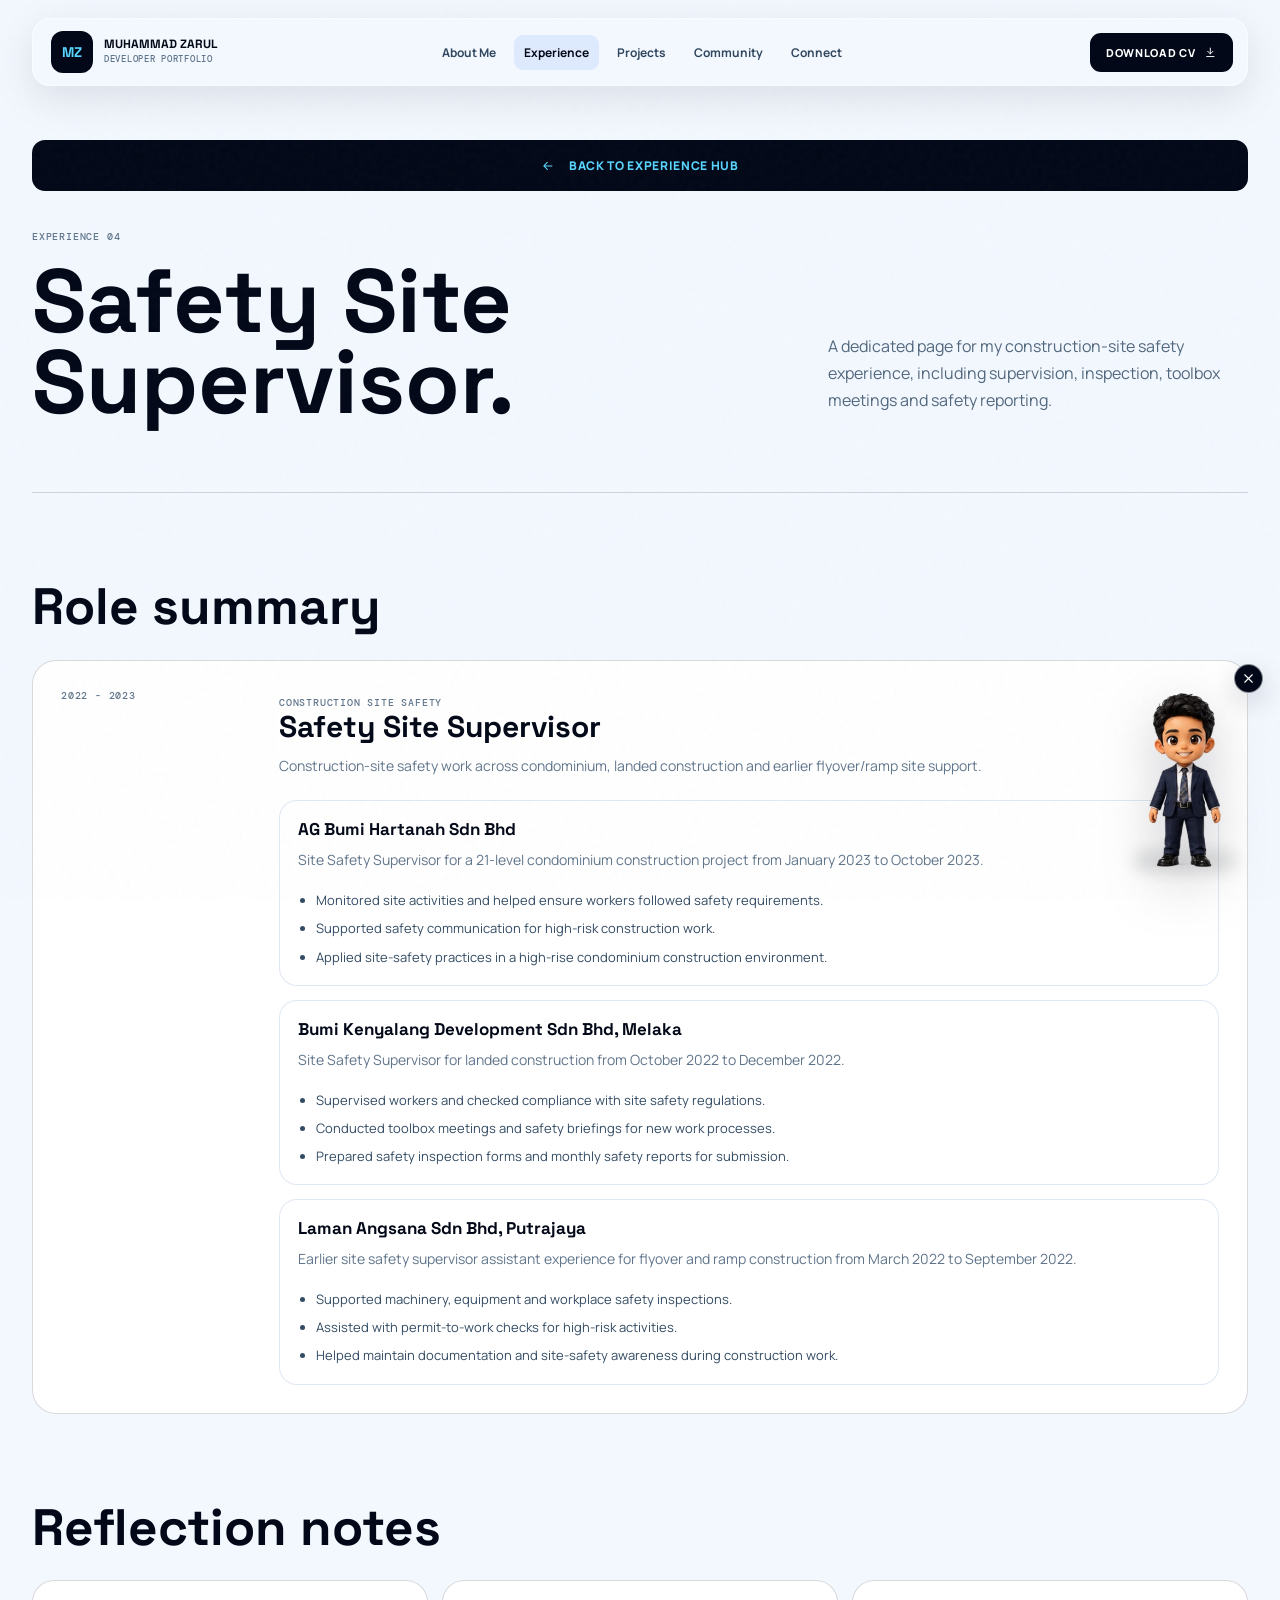
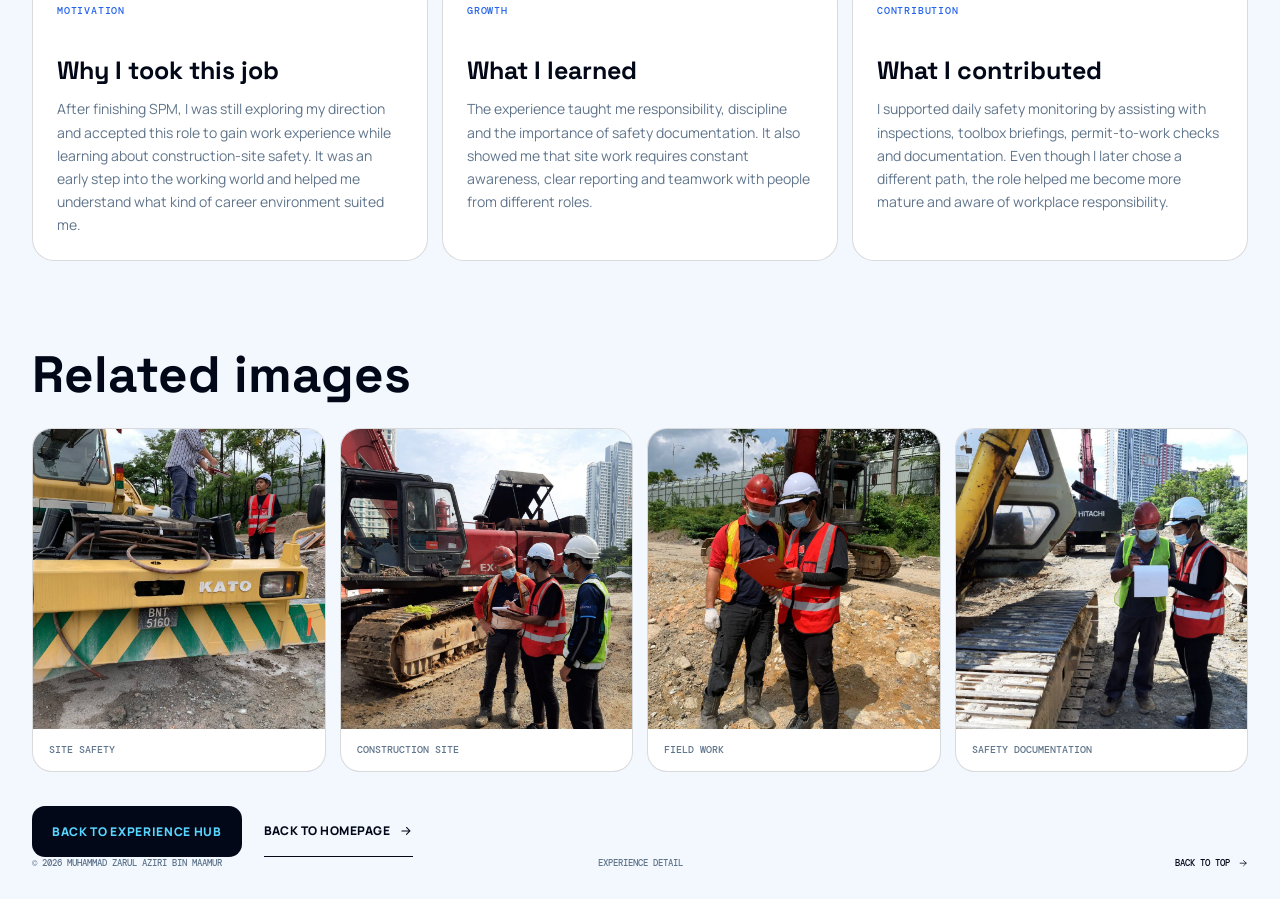
<file: experience-safety-site-supervisor.html>
<!doctype html>
<html lang="en">
<head>
  <meta charset="utf-8">
  <meta name="viewport" content="width=device-width, initial-scale=1">
  <meta name="description" content="Safety Site Supervisor experience for Muhammad Zarul Aziri Bin Maamur.">
  <meta name="theme-color" content="#020817">
  <title>Safety Site Supervisor | Muhammad Zarul Aziri</title>
  <link rel="preconnect" href="https://fonts.googleapis.com">
  <link rel="preconnect" href="https://fonts.gstatic.com" crossorigin>
  <link href="https://fonts.googleapis.com/css2?family=DM+Mono:wght@400;500&family=Manrope:wght@400;500;600;700;800&family=Space+Grotesk:wght@500;600;700&display=swap" rel="stylesheet">
  <link rel="stylesheet" href="styles.css?v=mobile-project-images">
  <script src="script.js?v=mobile-project-images" defer></script>
</head>
<body id="top">
  <svg class="svg-sprite" aria-hidden="true">
    <symbol id="icon-arrow" viewBox="0 0 24 24"><path d="M5 12h14M13 6l6 6-6 6"/></symbol>
    <symbol id="icon-download" viewBox="0 0 24 24"><path d="M12 4v11M7 10l5 5 5-5M5 20h14"/></symbol>
    <symbol id="icon-menu" viewBox="0 0 24 24"><path d="M4 7h16M4 12h16M4 17h16"/></symbol>
    <symbol id="icon-close" viewBox="0 0 24 24"><path d="m6 6 12 12M18 6 6 18"/></symbol>
  </svg>

  <div class="noise" aria-hidden="true"></div>
  <div class="scroll-progress" aria-hidden="true"><span></span></div>

  <header class="site-header">
    <a class="brand" href="index.html#top" aria-label="Back to homepage">
      <span class="brand-mark">MZ</span>
      <span class="brand-copy">Muhammad Zarul<br><small>Developer portfolio</small></span>
    </a>
    <nav class="desktop-nav" aria-label="Primary navigation">
      <a href="index.html#about">About Me</a>
      <a class="active" href="index.html#experience">Experience</a>
      <a href="index.html#work">Projects</a>
      <a href="index.html#community">Community</a>
      <a href="index.html#contact">Connect</a>
    </nav>
    <a class="header-cta" href="assets/documents/CV_ZARUL_AZIRI_BICT_MSU.pdf" download>
      Download CV
      <svg><use href="#icon-download"></use></svg>
    </a>
    <button class="menu-toggle" type="button" aria-label="Open menu" aria-expanded="false">
      <svg class="menu-open"><use href="#icon-menu"></use></svg>
      <svg class="menu-close"><use href="#icon-close"></use></svg>
    </button>
  </header>

  <nav class="mobile-nav" aria-label="Mobile navigation">
    <a href="index.html#about">01. About Me</a>
    <a href="index.html#experience">02. Work Experience</a>
    <a href="index.html#work">03. Projects</a>
    <a href="index.html#community">04. Community</a>
    <a href="index.html#contact">05. Connect</a>
    <a class="mobile-cv-link" href="assets/documents/CV_ZARUL_AZIRI_BICT_MSU.pdf" download>06. Download CV</a>
  </nav>

  <main class="detail-page section-shell">
    <a class="button button-primary detail-back" href="experience.html">
      <svg><use href="#icon-arrow"></use></svg>
      Back to experience hub
    </a>
    <section class="detail-hero">
      <div>
        <span class="detail-eyebrow">Experience 04</span>
        <h1>Safety Site Supervisor.</h1>
      </div>
      <p>A dedicated page for my construction-site safety experience, including supervision, inspection, toolbox meetings and safety reporting.</p>
    </section>

    <section class="detail-section" aria-labelledby="safety-summary-title">
      <h2 id="safety-summary-title">Role summary</h2>
      <article class="role-card">
        <time>2022 - 2023</time>
        <div>
          <span class="role-meta">Construction site safety</span>
          <h3>Safety Site Supervisor</h3>
          <p>Construction-site safety work across condominium, landed construction and earlier flyover/ramp site support.</p>

          <div class="role-substack">
            <section class="role-subrole">
              <h4>AG Bumi Hartanah Sdn Bhd</h4>
              <p>Site Safety Supervisor for a 21-level condominium construction project from January 2023 to October 2023.</p>
              <ul>
                <li>Monitored site activities and helped ensure workers followed safety requirements.</li>
                <li>Supported safety communication for high-risk construction work.</li>
                <li>Applied site-safety practices in a high-rise condominium construction environment.</li>
              </ul>
            </section>

            <section class="role-subrole">
              <h4>Bumi Kenyalang Development Sdn Bhd, Melaka</h4>
              <p>Site Safety Supervisor for landed construction from October 2022 to December 2022.</p>
              <ul>
                <li>Supervised workers and checked compliance with site safety regulations.</li>
                <li>Conducted toolbox meetings and safety briefings for new work processes.</li>
                <li>Prepared safety inspection forms and monthly safety reports for submission.</li>
              </ul>
            </section>

            <section class="role-subrole">
              <h4>Laman Angsana Sdn Bhd, Putrajaya</h4>
              <p>Earlier site safety supervisor assistant experience for flyover and ramp construction from March 2022 to September 2022.</p>
              <ul>
                <li>Supported machinery, equipment and workplace safety inspections.</li>
                <li>Assisted with permit-to-work checks for high-risk activities.</li>
                <li>Helped maintain documentation and site-safety awareness during construction work.</li>
              </ul>
            </section>
          </div>
        </div>
      </article>
    </section>

    <section class="detail-section" aria-labelledby="safety-notes-title">
      <h2 id="safety-notes-title">Reflection notes</h2>
      <div class="experience-topic-grid">
        <article class="experience-topic-card">
          <span>Motivation</span>
          <h3>Why I took this job</h3>
          <p>After finishing SPM, I was still exploring my direction and accepted this role to gain work experience while learning about construction-site safety. It was an early step into the working world and helped me understand what kind of career environment suited me.</p>
        </article>
        <article class="experience-topic-card">
          <span>Growth</span>
          <h3>What I learned</h3>
          <p>The experience taught me responsibility, discipline and the importance of safety documentation. It also showed me that site work requires constant awareness, clear reporting and teamwork with people from different roles.</p>
        </article>
        <article class="experience-topic-card">
          <span>Contribution</span>
          <h3>What I contributed</h3>
          <p>I supported daily safety monitoring by assisting with inspections, toolbox briefings, permit-to-work checks and documentation. Even though I later chose a different path, the role helped me become more mature and aware of workplace responsibility.</p>
        </article>
      </div>
    </section>

    <section class="detail-section" aria-labelledby="safety-gallery-title">
      <h2 id="safety-gallery-title">Related images</h2>
      <div class="detail-gallery">
        <figure>
          <a href="experience/Safety Site Supervisor/WhatsApp Image 2026-06-17 at 1.14.32 PM.jpeg" aria-label="Open site safety image">
            <img src="experience/Safety Site Supervisor/WhatsApp Image 2026-06-17 at 1.14.32 PM.jpeg" alt="Construction site safety supervision experience">
          </a>
          <figcaption>Site safety</figcaption>
        </figure>
        <figure>
          <a href="experience/Safety Site Supervisor/WhatsApp Image 2026-06-17 at 1.14.33 PM.jpeg" aria-label="Open construction site image">
            <img src="experience/Safety Site Supervisor/WhatsApp Image 2026-06-17 at 1.14.33 PM.jpeg" alt="High-rise construction site safety work">
          </a>
          <figcaption>Construction site</figcaption>
        </figure>
        <figure>
          <a href="experience/Safety Site Supervisor/WhatsApp Ieafmage 2026-06-17 at 1.14.32 PM.jpeg" aria-label="Open field work image">
            <img src="experience/Safety Site Supervisor/WhatsApp Ieafmage 2026-06-17 at 1.14.32 PM.jpeg" alt="Construction safety field experience">
          </a>
          <figcaption>Field work</figcaption>
        </figure>
        <figure>
          <a href="experience/Safety Site Supervisor/WhatsApp Image 20dqedqw26-06-17 at 1.14.33 PM.jpeg" aria-label="Open safety documentation image">
            <img src="experience/Safety Site Supervisor/WhatsApp Image 20dqedqw26-06-17 at 1.14.33 PM.jpeg" alt="Safety site supervisor construction documentation">
          </a>
          <figcaption>Safety documentation</figcaption>
        </figure>
      </div>
      <div class="detail-actions">
        <a class="button button-primary" href="experience.html">Back to experience hub</a>
        <a class="text-link" href="index.html#experience">Back to homepage <svg><use href="#icon-arrow"></use></svg></a>
      </div>
    </section>
  </main>

  <footer class="site-footer section-shell">
    <span>&copy; <span id="year"></span> Muhammad Zarul Aziri Bin Maamur</span>
    <span>Experience detail</span>
    <a href="#top">Back to top <svg><use href="#icon-arrow"></use></svg></a>
  </footer>
</body>
</html>
</file>
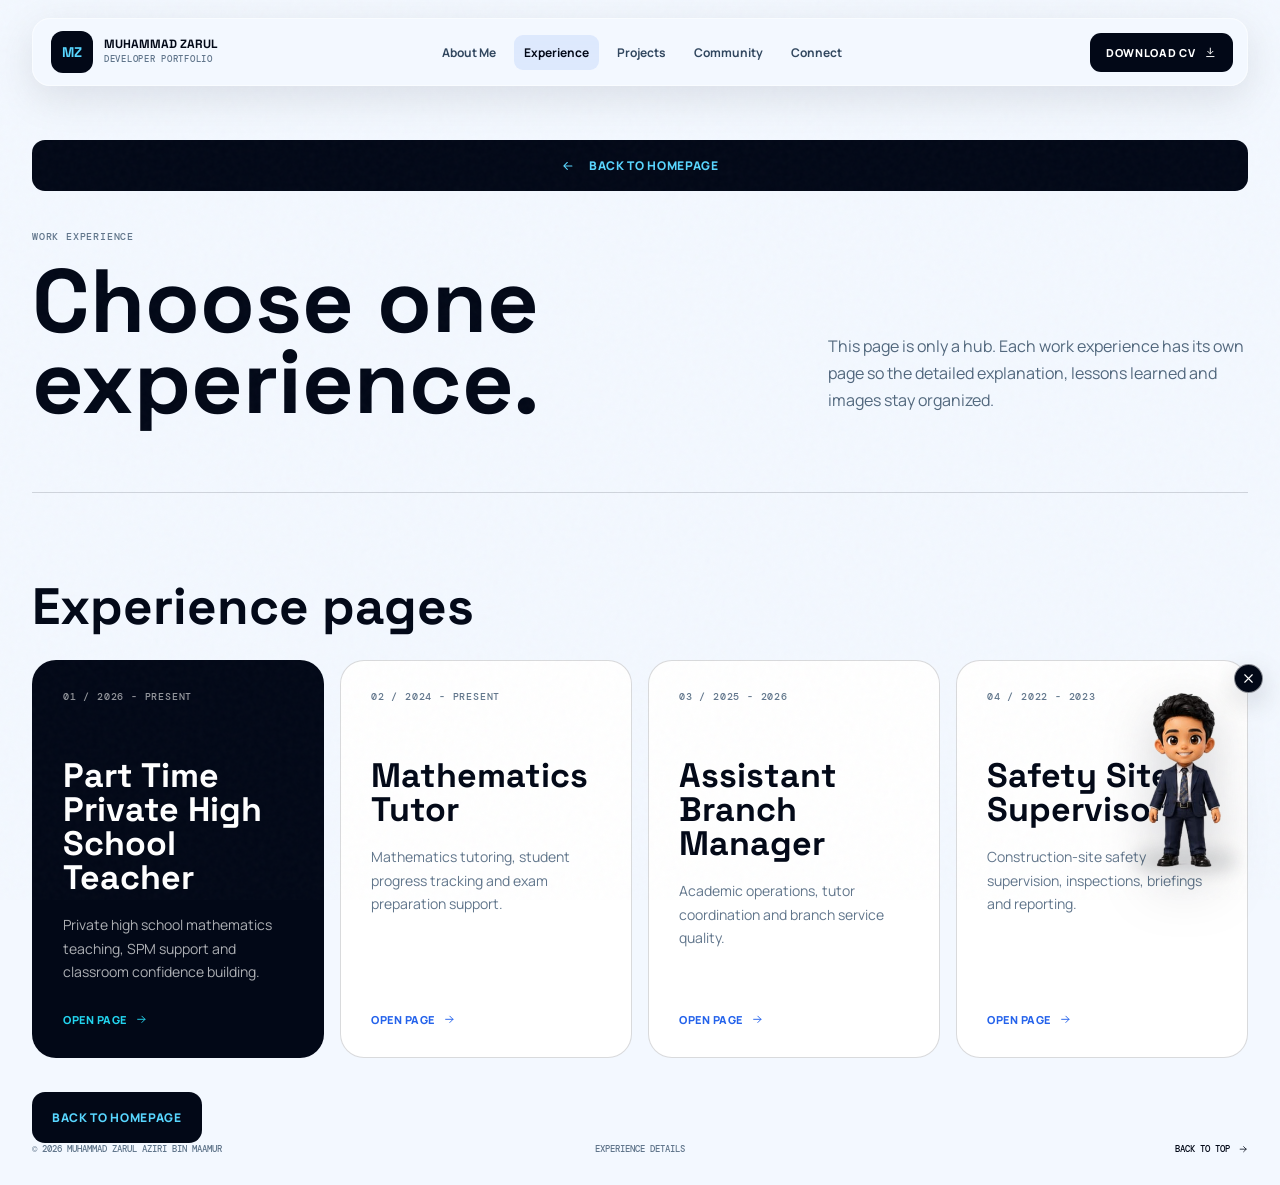
<file: experience.html>
<!doctype html>
<html lang="en">
<head>
  <meta charset="utf-8">
  <meta name="viewport" content="width=device-width, initial-scale=1">
  <meta name="description" content="Work experience for Muhammad Zarul Aziri Bin Maamur, including teaching, operations and site safety supervision.">
  <meta name="theme-color" content="#020817">
  <title>Experience | Muhammad Zarul Aziri</title>
  <link rel="preconnect" href="https://fonts.googleapis.com">
  <link rel="preconnect" href="https://fonts.gstatic.com" crossorigin>
  <link href="https://fonts.googleapis.com/css2?family=DM+Mono:wght@400;500&family=Manrope:wght@400;500;600;700;800&family=Space+Grotesk:wght@500;600;700&display=swap" rel="stylesheet">
  <link rel="stylesheet" href="styles.css?v=mobile-project-images">
  <script src="script.js?v=mobile-project-images" defer></script>
</head>
<body id="top">
  <svg class="svg-sprite" aria-hidden="true">
    <symbol id="icon-arrow" viewBox="0 0 24 24"><path d="M5 12h14M13 6l6 6-6 6"/></symbol>
    <symbol id="icon-external" viewBox="0 0 24 24"><path d="M14 5h5v5M19 5l-9 9M19 14v5H5V5h5"/></symbol>
    <symbol id="icon-download" viewBox="0 0 24 24"><path d="M12 4v11M7 10l5 5 5-5M5 20h14"/></symbol>
    <symbol id="icon-menu" viewBox="0 0 24 24"><path d="M4 7h16M4 12h16M4 17h16"/></symbol>
    <symbol id="icon-close" viewBox="0 0 24 24"><path d="m6 6 12 12M18 6 6 18"/></symbol>
  </svg>

  <div class="noise" aria-hidden="true"></div>
  <div class="scroll-progress" aria-hidden="true"><span></span></div>

  <header class="site-header">
    <a class="brand" href="index.html#top" aria-label="Back to homepage">
      <span class="brand-mark">MZ</span>
      <span class="brand-copy">Muhammad Zarul<br><small>Developer portfolio</small></span>
    </a>
    <nav class="desktop-nav" aria-label="Primary navigation">
      <a href="index.html#about">About Me</a>
      <a class="active" href="index.html#experience">Experience</a>
      <a href="index.html#work">Projects</a>
      <a href="index.html#community">Community</a>
      <a href="index.html#contact">Connect</a>
    </nav>
    <a class="header-cta" href="assets/documents/CV_ZARUL_AZIRI_BICT_MSU.pdf" download>
      Download CV
      <svg><use href="#icon-download"></use></svg>
    </a>
    <button class="menu-toggle" type="button" aria-label="Open menu" aria-expanded="false">
      <svg class="menu-open"><use href="#icon-menu"></use></svg>
      <svg class="menu-close"><use href="#icon-close"></use></svg>
    </button>
  </header>

  <nav class="mobile-nav" aria-label="Mobile navigation">
    <a href="index.html#about">01. About Me</a>
    <a href="index.html#experience">02. Work Experience</a>
    <a href="index.html#work">03. Projects</a>
    <a href="index.html#community">04. Community</a>
    <a href="index.html#contact">05. Connect</a>
    <a class="mobile-cv-link" href="assets/documents/CV_ZARUL_AZIRI_BICT_MSU.pdf" download>06. Download CV</a>
  </nav>

  <main class="detail-page section-shell">
    <a class="button button-primary detail-back" href="index.html#experience">
      <svg><use href="#icon-arrow"></use></svg>
      Back to homepage
    </a>
    <section class="detail-hero">
      <div>
        <span class="detail-eyebrow">Work experience</span>
        <h1>Choose one experience.</h1>
      </div>
      <p>This page is only a hub. Each work experience has its own page so the detailed explanation, lessons learned and images stay organized.</p>
    </section>

    <section class="detail-section" aria-labelledby="experience-list-title">
      <h2 id="experience-list-title">Experience pages</h2>
      <div class="preview-grid preview-grid-four">
        <a class="preview-card preview-card-dark preview-card-link" href="experience-private-high-school-teacher.html">
          <span class="preview-index">01 / 2026 - Present</span>
          <h3>Part Time Private High School Teacher</h3>
          <p>Private high school mathematics teaching, SPM support and classroom confidence building.</p>
          <span class="preview-link-label">Open page <svg><use href="#icon-arrow"></use></svg></span>
        </a>
        <a class="preview-card preview-card-link" href="experience-mathematics-tutor.html">
          <span class="preview-index">02 / 2024 - Present</span>
          <h3>Mathematics Tutor</h3>
          <p>Mathematics tutoring, student progress tracking and exam preparation support.</p>
          <span class="preview-link-label">Open page <svg><use href="#icon-arrow"></use></svg></span>
        </a>
        <a class="preview-card preview-card-link" href="experience-assistant-branch-manager.html">
          <span class="preview-index">03 / 2025 - 2026</span>
          <h3>Assistant Branch Manager</h3>
          <p>Academic operations, tutor coordination and branch service quality.</p>
          <span class="preview-link-label">Open page <svg><use href="#icon-arrow"></use></svg></span>
        </a>
        <a class="preview-card preview-card-link" href="experience-safety-site-supervisor.html">
          <span class="preview-index">04 / 2022 - 2023</span>
          <h3>Safety Site Supervisor</h3>
          <p>Construction-site safety supervision, inspections, briefings and reporting.</p>
          <span class="preview-link-label">Open page <svg><use href="#icon-arrow"></use></svg></span>
        </a>
      </div>
      <div class="detail-actions">
        <a class="button button-primary" href="index.html#experience">Back to homepage</a>
      </div>
    </section>
  </main>

  <footer class="site-footer section-shell">
    <span>© <span id="year"></span> Muhammad Zarul Aziri Bin Maamur</span>
    <span>Experience details</span>
    <a href="#top">Back to top <svg><use href="#icon-arrow"></use></svg></a>
  </footer>
</body>
</html>
</file>
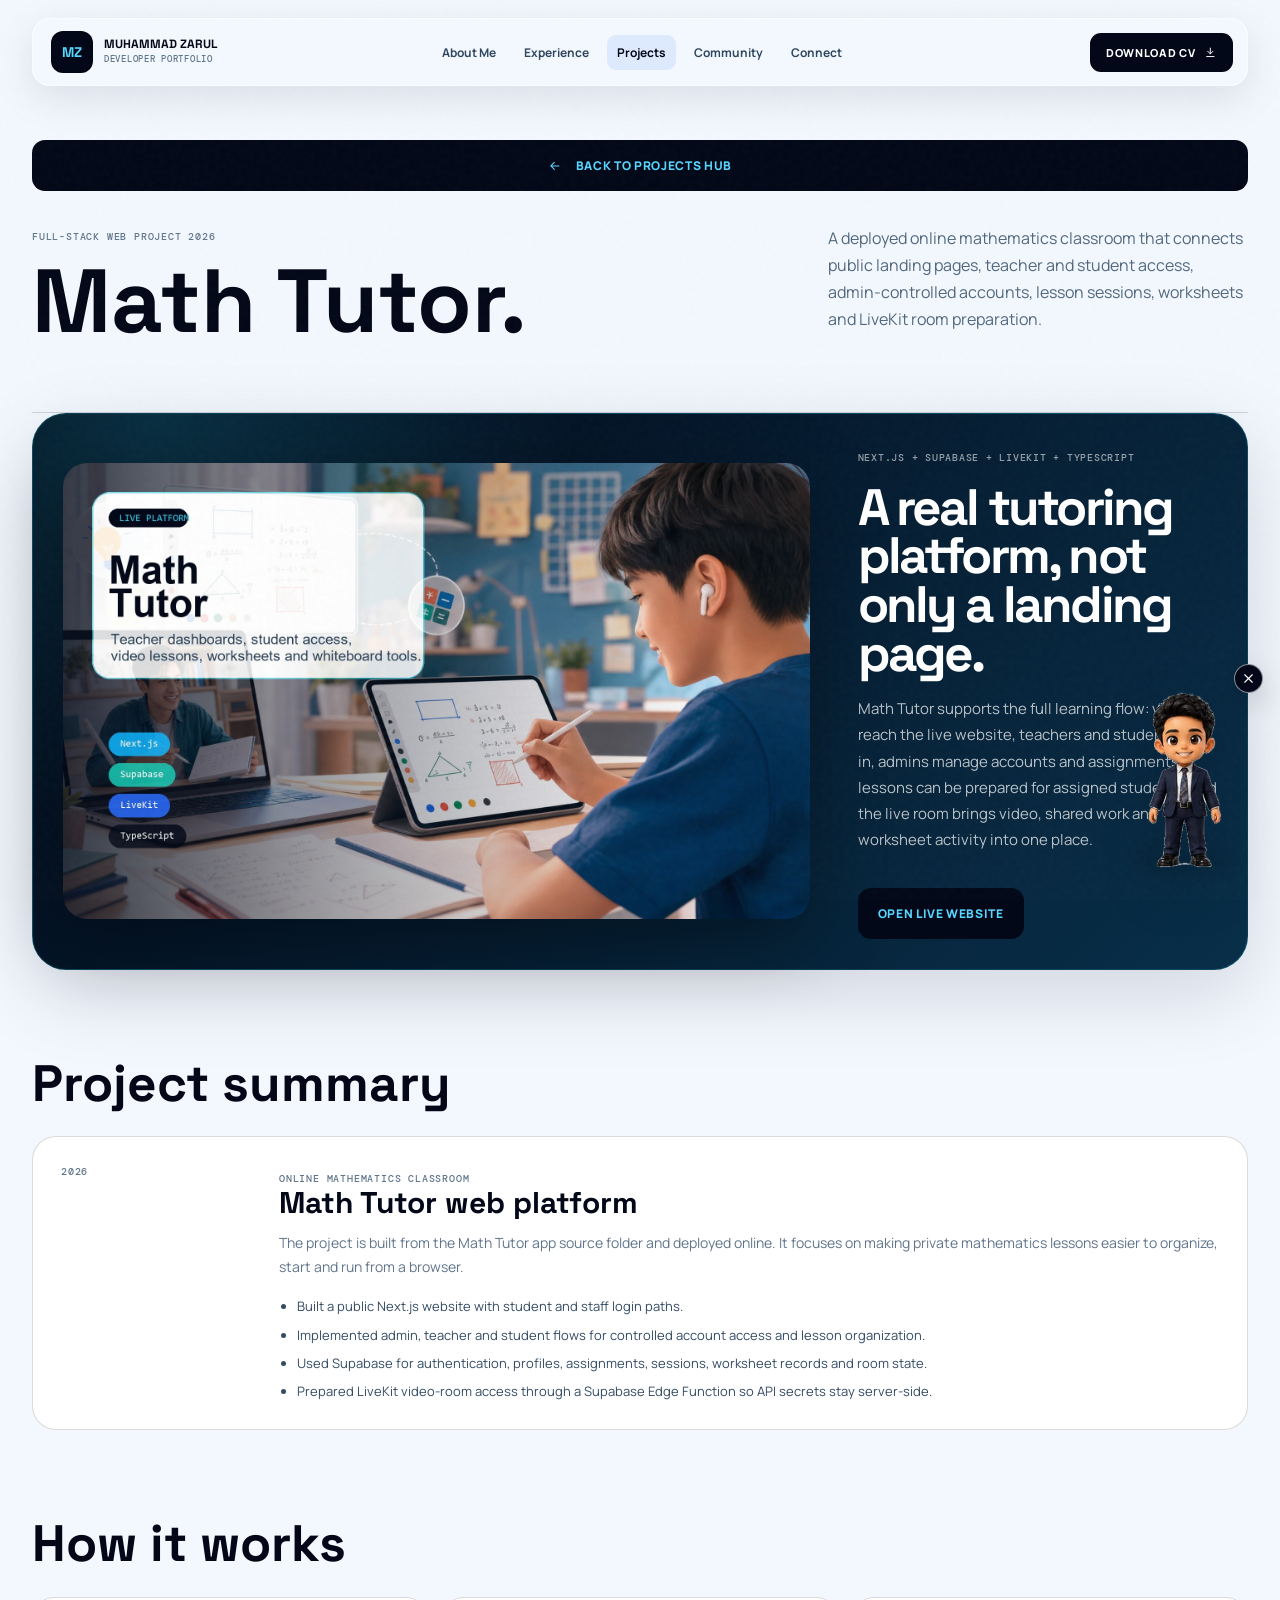
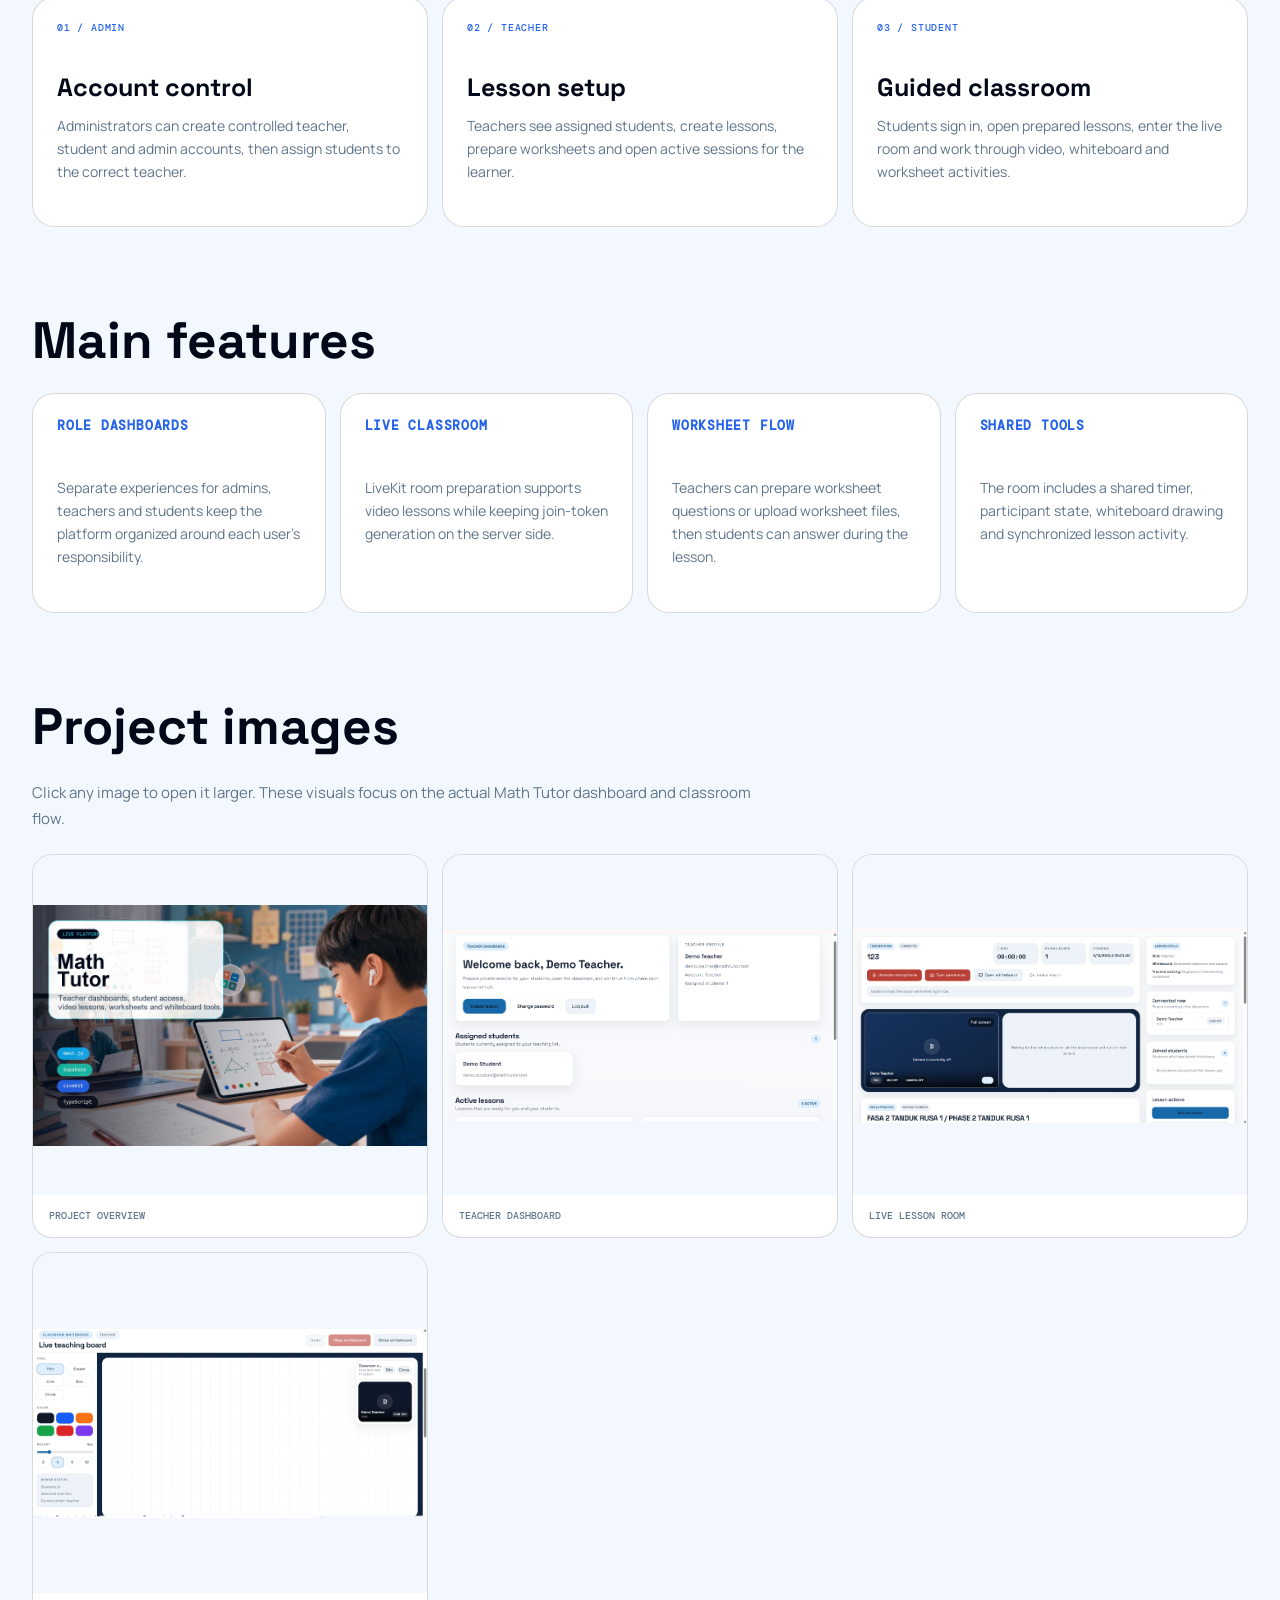
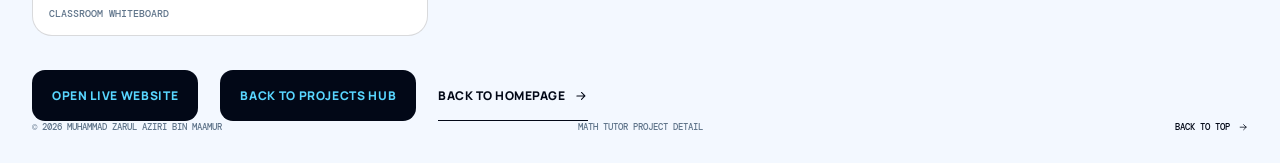
<file: project-math-tutor.html>
<!doctype html>
<html lang="en">
<head>
  <meta charset="utf-8">
  <meta name="viewport" content="width=device-width, initial-scale=1">
  <meta name="description" content="Math Tutor project case study for Muhammad Zarul Aziri Bin Maamur.">
  <meta name="theme-color" content="#020817">
  <title>Math Tutor Project | Muhammad Zarul Aziri</title>
  <link rel="preconnect" href="https://fonts.googleapis.com">
  <link rel="preconnect" href="https://fonts.gstatic.com" crossorigin>
  <link href="https://fonts.googleapis.com/css2?family=DM+Mono:wght@400;500&family=Manrope:wght@400;500;600;700;800&family=Space+Grotesk:wght@500;600;700&display=swap" rel="stylesheet">
  <link rel="stylesheet" href="styles.css?v=mobile-project-images">
  <script src="script.js?v=mobile-project-images" defer></script>
</head>
<body id="top">
  <svg class="svg-sprite" aria-hidden="true">
    <symbol id="icon-arrow" viewBox="0 0 24 24"><path d="M5 12h14M13 6l6 6-6 6"/></symbol>
    <symbol id="icon-external" viewBox="0 0 24 24"><path d="M14 5h5v5M19 5l-9 9M19 14v5H5V5h5"/></symbol>
    <symbol id="icon-code" viewBox="0 0 24 24"><path d="m8 9-3 3 3 3M16 9l3 3-3 3M14 5l-4 14"/></symbol>
    <symbol id="icon-download" viewBox="0 0 24 24"><path d="M12 4v11M7 10l5 5 5-5M5 20h14"/></symbol>
    <symbol id="icon-menu" viewBox="0 0 24 24"><path d="M4 7h16M4 12h16M4 17h16"/></symbol>
    <symbol id="icon-close" viewBox="0 0 24 24"><path d="m6 6 12 12M18 6 6 18"/></symbol>
  </svg>

  <div class="noise" aria-hidden="true"></div>
  <div class="scroll-progress" aria-hidden="true"><span></span></div>

  <header class="site-header">
    <a class="brand" href="index.html#top" aria-label="Back to homepage">
      <span class="brand-mark">MZ</span>
      <span class="brand-copy">Muhammad Zarul<br><small>Developer portfolio</small></span>
    </a>
    <nav class="desktop-nav" aria-label="Primary navigation">
      <a href="index.html#about">About Me</a>
      <a href="index.html#experience">Experience</a>
      <a class="active" href="index.html#work">Projects</a>
      <a href="index.html#community">Community</a>
      <a href="index.html#contact">Connect</a>
    </nav>
    <a class="header-cta" href="assets/documents/CV_ZARUL_AZIRI_BICT_MSU.pdf" download>
      Download CV
      <svg><use href="#icon-download"></use></svg>
    </a>
    <button class="menu-toggle" type="button" aria-label="Open menu" aria-expanded="false">
      <svg class="menu-open"><use href="#icon-menu"></use></svg>
      <svg class="menu-close"><use href="#icon-close"></use></svg>
    </button>
  </header>

  <nav class="mobile-nav" aria-label="Mobile navigation">
    <a href="index.html#about">01. About Me</a>
    <a href="index.html#experience">02. Work Experience</a>
    <a href="index.html#work">03. Projects</a>
    <a href="index.html#community">04. Community</a>
    <a href="index.html#contact">05. Connect</a>
    <a class="mobile-cv-link" href="assets/documents/CV_ZARUL_AZIRI_BICT_MSU.pdf" download>06. Download CV</a>
  </nav>

  <main class="detail-page section-shell">
    <a class="button button-primary detail-back" href="projects.html">
      <svg><use href="#icon-arrow"></use></svg>
      Back to projects hub
    </a>

    <section class="detail-hero project-case-hero">
      <div>
        <span class="detail-eyebrow">Full-Stack Web Project 2026</span>
        <h1>Math Tutor.</h1>
      </div>
      <p>A deployed online mathematics classroom that connects public landing pages, teacher and student access, admin-controlled accounts, lesson sessions, worksheets and LiveKit room preparation.</p>
    </section>

    <section class="detail-section project-showcase" aria-labelledby="math-tutor-overview-title">
      <img src="project/math-tutor/cover.jpg" alt="Math Tutor project overview with online classroom visual and technology tags">
      <div class="project-showcase-copy">
        <span class="project-kicker">Next.js + Supabase + LiveKit + TypeScript</span>
        <h2 id="math-tutor-overview-title">A real tutoring platform, not only a landing page.</h2>
        <p>Math Tutor supports the full learning flow: visitors reach the live website, teachers and students sign in, admins manage accounts and assignments, lessons can be prepared for assigned students, and the live room brings video, shared work and worksheet activity into one place.</p>
        <div class="detail-actions">
          <a class="button button-primary" href="https://math-tutor-app-lac.vercel.app/" target="_blank" rel="noreferrer">Open live website</a>
        </div>
      </div>
    </section>

    <section class="detail-section" aria-labelledby="math-tutor-summary-title">
      <h2 id="math-tutor-summary-title">Project summary</h2>
      <article class="role-card">
        <time>2026</time>
        <div>
          <span class="role-meta">Online mathematics classroom</span>
          <h3>Math Tutor web platform</h3>
          <p>The project is built from the Math Tutor app source folder and deployed online. It focuses on making private mathematics lessons easier to organize, start and run from a browser.</p>
          <ul>
            <li>Built a public Next.js website with student and staff login paths.</li>
            <li>Implemented admin, teacher and student flows for controlled account access and lesson organization.</li>
            <li>Used Supabase for authentication, profiles, assignments, sessions, worksheet records and room state.</li>
            <li>Prepared LiveKit video-room access through a Supabase Edge Function so API secrets stay server-side.</li>
          </ul>
        </div>
      </article>
    </section>

    <section class="detail-section" aria-labelledby="math-tutor-flow-title">
      <h2 id="math-tutor-flow-title">How it works</h2>
      <div class="experience-topic-grid">
        <article class="experience-topic-card">
          <span>01 / Admin</span>
          <h3>Account control</h3>
          <p>Administrators can create controlled teacher, student and admin accounts, then assign students to the correct teacher.</p>
        </article>
        <article class="experience-topic-card">
          <span>02 / Teacher</span>
          <h3>Lesson setup</h3>
          <p>Teachers see assigned students, create lessons, prepare worksheets and open active sessions for the learner.</p>
        </article>
        <article class="experience-topic-card">
          <span>03 / Student</span>
          <h3>Guided classroom</h3>
          <p>Students sign in, open prepared lessons, enter the live room and work through video, whiteboard and worksheet activities.</p>
        </article>
      </div>
    </section>

    <section class="detail-section" aria-labelledby="math-tutor-features-title">
      <h2 id="math-tutor-features-title">Main features</h2>
      <div class="project-feature-grid">
        <article>
          <strong>Role dashboards</strong>
          <p>Separate experiences for admins, teachers and students keep the platform organized around each user's responsibility.</p>
        </article>
        <article>
          <strong>Live classroom</strong>
          <p>LiveKit room preparation supports video lessons while keeping join-token generation on the server side.</p>
        </article>
        <article>
          <strong>Worksheet flow</strong>
          <p>Teachers can prepare worksheet questions or upload worksheet files, then students can answer during the lesson.</p>
        </article>
        <article>
          <strong>Shared tools</strong>
          <p>The room includes a shared timer, participant state, whiteboard drawing and synchronized lesson activity.</p>
        </article>
      </div>
    </section>

    <section class="detail-section" aria-labelledby="math-tutor-gallery-title">
      <h2 id="math-tutor-gallery-title">Project images</h2>
      <p class="detail-section-intro">Click any image to open it larger. These visuals focus on the actual Math Tutor dashboard and classroom flow.</p>
      <div class="detail-gallery project-gallery">
        <figure>
          <a href="project/math-tutor/cover.jpg" aria-label="Open Math Tutor overview image">
            <img src="project/math-tutor/cover.jpg" alt="Math Tutor project overview cover">
          </a>
          <figcaption>Project overview</figcaption>
        </figure>
        <figure>
          <a href="project/math-tutor/teacher-dashboard.png" aria-label="Open Math Tutor teacher dashboard screenshot">
            <img src="project/math-tutor/teacher-dashboard.png" alt="Math Tutor teacher dashboard screenshot">
          </a>
          <figcaption>Teacher dashboard</figcaption>
        </figure>
        <figure>
          <a href="project/math-tutor/live-room.png" aria-label="Open Math Tutor live lesson room screenshot">
            <img src="project/math-tutor/live-room.png" alt="Math Tutor live lesson room screenshot">
          </a>
          <figcaption>Live lesson room</figcaption>
        </figure>
        <figure>
          <a href="project/math-tutor/whiteboard.png" aria-label="Open Math Tutor classroom whiteboard screenshot">
            <img src="project/math-tutor/whiteboard.png" alt="Math Tutor classroom whiteboard screenshot">
          </a>
          <figcaption>Classroom whiteboard</figcaption>
        </figure>
      </div>
      <div class="detail-actions">
        <a class="button button-primary" href="https://math-tutor-app-lac.vercel.app/" target="_blank" rel="noreferrer">Open live website</a>
        <a class="button button-primary" href="projects.html">Back to projects hub</a>
        <a class="text-link" href="index.html#work">Back to homepage <svg><use href="#icon-arrow"></use></svg></a>
      </div>
    </section>
  </main>

  <footer class="site-footer section-shell">
    <span>&copy; <span id="year"></span> Muhammad Zarul Aziri Bin Maamur</span>
    <span>Math Tutor project detail</span>
    <a href="#top">Back to top <svg><use href="#icon-arrow"></use></svg></a>
  </footer>
</body>
</html>
</file>
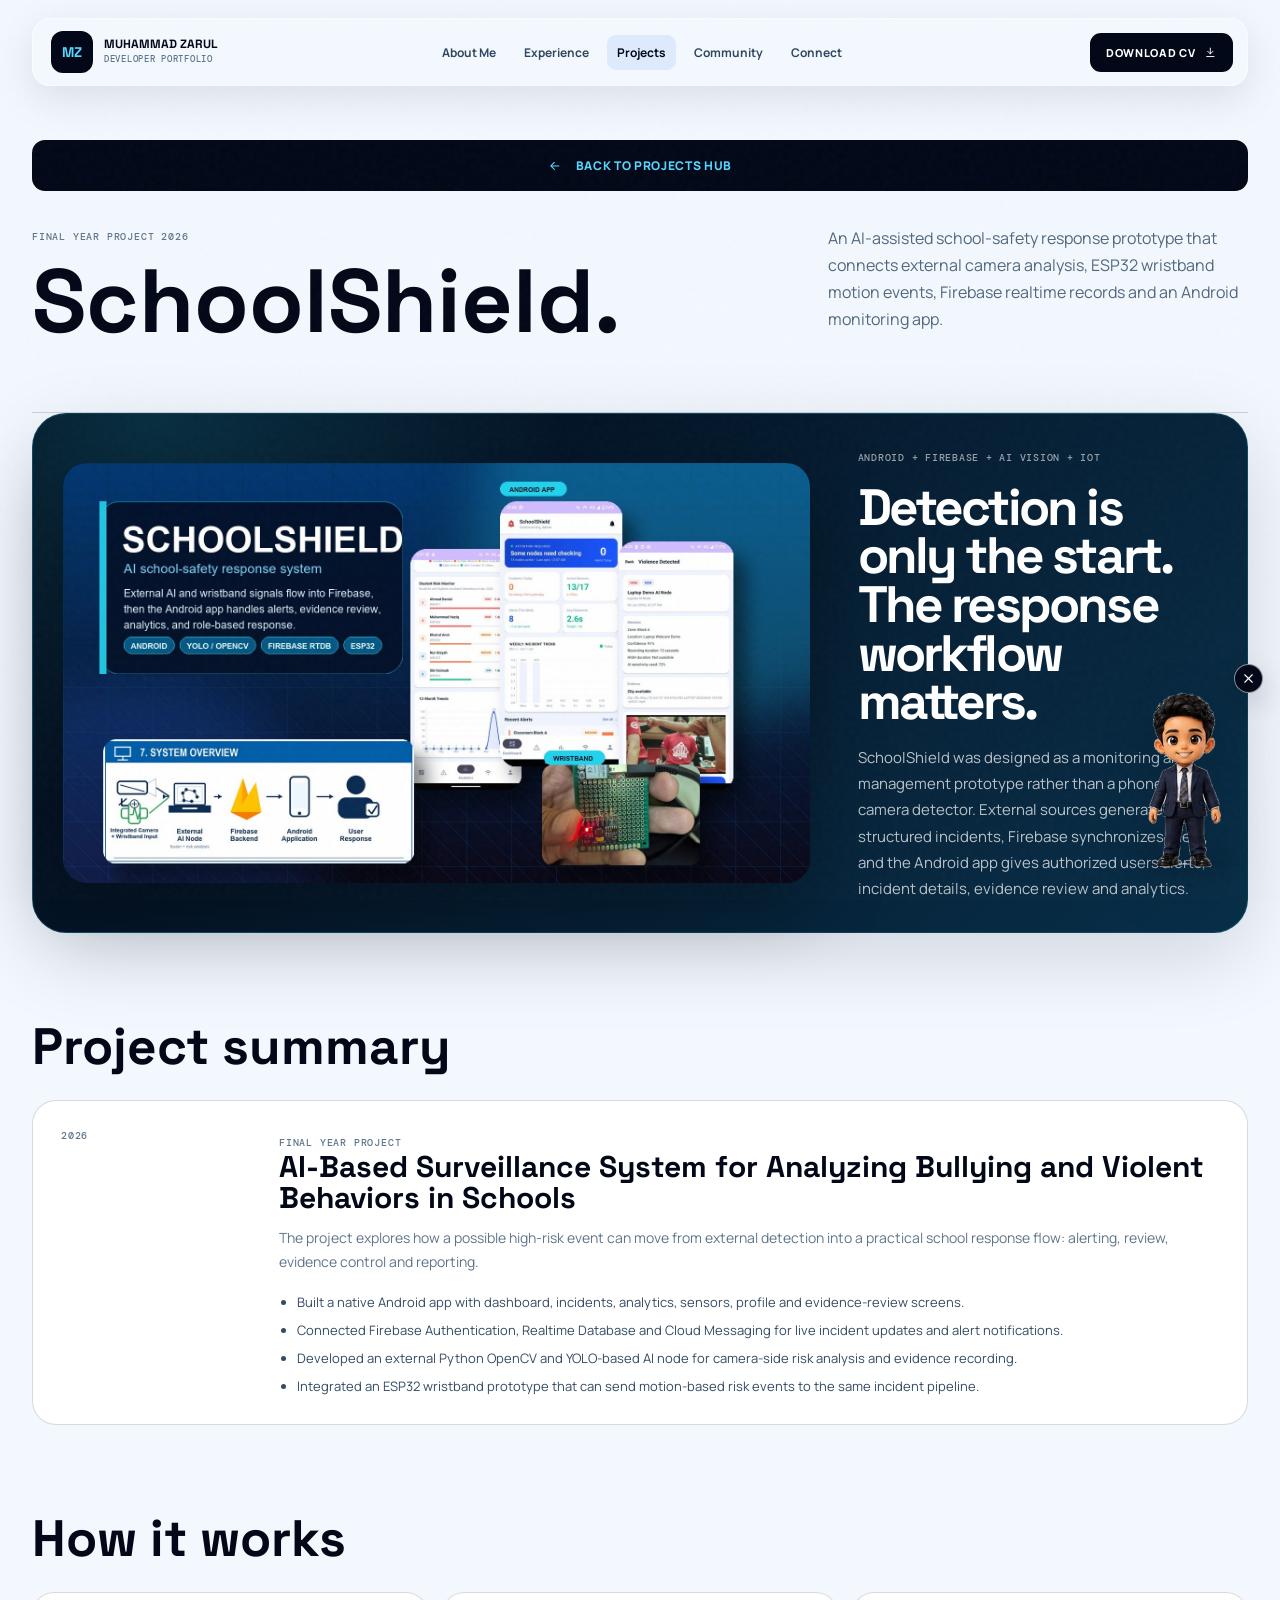
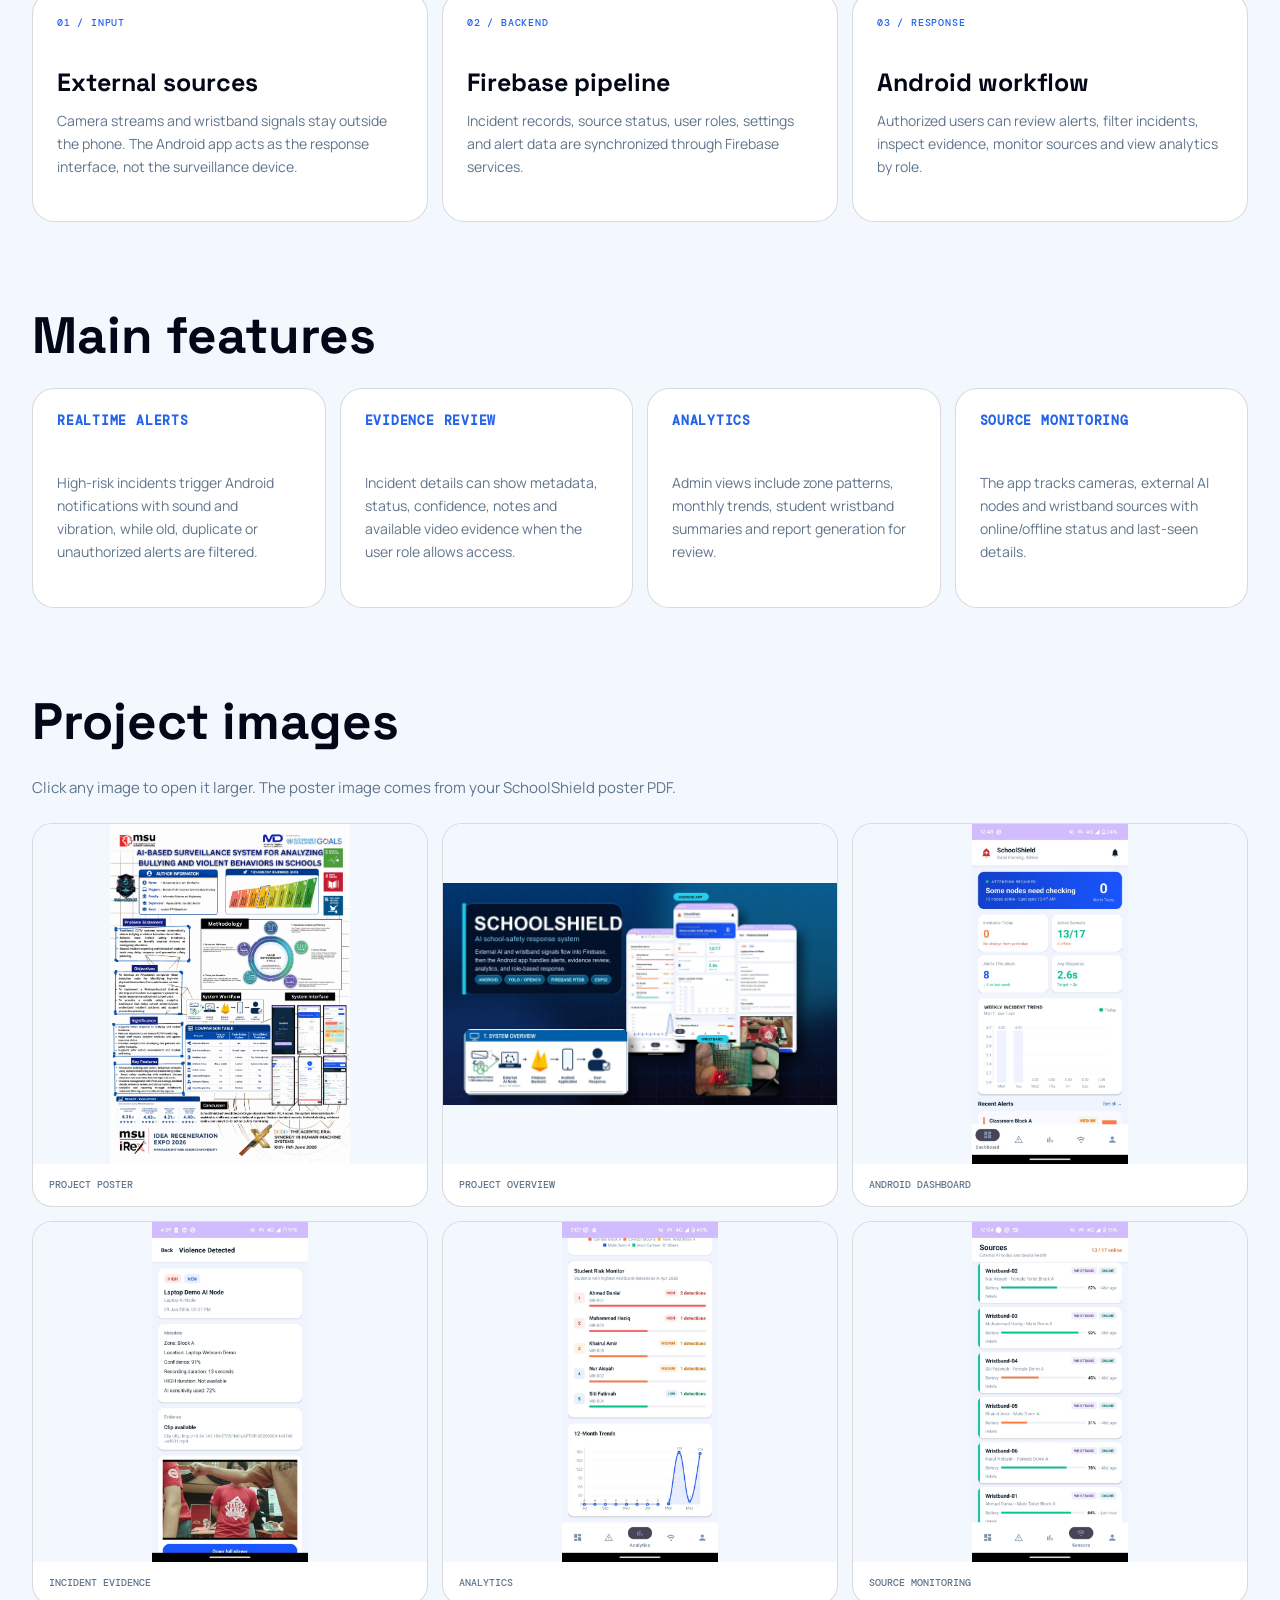
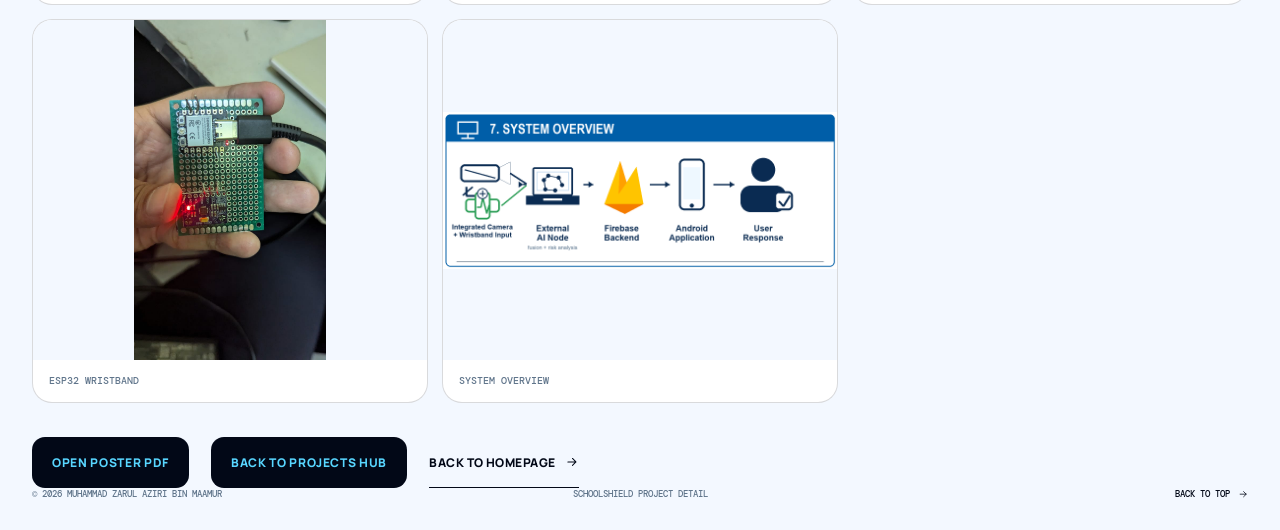
<file: project-schoolshield.html>
<!doctype html>
<html lang="en">
<head>
  <meta charset="utf-8">
  <meta name="viewport" content="width=device-width, initial-scale=1">
  <meta name="description" content="SchoolShield project case study for Muhammad Zarul Aziri Bin Maamur.">
  <meta name="theme-color" content="#020817">
  <title>SchoolShield Project | Muhammad Zarul Aziri</title>
  <link rel="preconnect" href="https://fonts.googleapis.com">
  <link rel="preconnect" href="https://fonts.gstatic.com" crossorigin>
  <link href="https://fonts.googleapis.com/css2?family=DM+Mono:wght@400;500&family=Manrope:wght@400;500;600;700;800&family=Space+Grotesk:wght@500;600;700&display=swap" rel="stylesheet">
  <link rel="stylesheet" href="styles.css?v=mobile-project-images">
  <script src="script.js?v=mobile-project-images" defer></script>
</head>
<body id="top">
  <svg class="svg-sprite" aria-hidden="true">
    <symbol id="icon-arrow" viewBox="0 0 24 24"><path d="M5 12h14M13 6l6 6-6 6"/></symbol>
    <symbol id="icon-external" viewBox="0 0 24 24"><path d="M14 5h5v5M19 5l-9 9M19 14v5H5V5h5"/></symbol>
    <symbol id="icon-code" viewBox="0 0 24 24"><path d="m8 9-3 3 3 3M16 9l3 3-3 3M14 5l-4 14"/></symbol>
    <symbol id="icon-download" viewBox="0 0 24 24"><path d="M12 4v11M7 10l5 5 5-5M5 20h14"/></symbol>
    <symbol id="icon-menu" viewBox="0 0 24 24"><path d="M4 7h16M4 12h16M4 17h16"/></symbol>
    <symbol id="icon-close" viewBox="0 0 24 24"><path d="m6 6 12 12M18 6 6 18"/></symbol>
  </svg>

  <div class="noise" aria-hidden="true"></div>
  <div class="scroll-progress" aria-hidden="true"><span></span></div>

  <header class="site-header">
    <a class="brand" href="index.html#top" aria-label="Back to homepage">
      <span class="brand-mark">MZ</span>
      <span class="brand-copy">Muhammad Zarul<br><small>Developer portfolio</small></span>
    </a>
    <nav class="desktop-nav" aria-label="Primary navigation">
      <a href="index.html#about">About Me</a>
      <a href="index.html#experience">Experience</a>
      <a class="active" href="index.html#work">Projects</a>
      <a href="index.html#community">Community</a>
      <a href="index.html#contact">Connect</a>
    </nav>
    <a class="header-cta" href="assets/documents/CV_ZARUL_AZIRI_BICT_MSU.pdf" download>
      Download CV
      <svg><use href="#icon-download"></use></svg>
    </a>
    <button class="menu-toggle" type="button" aria-label="Open menu" aria-expanded="false">
      <svg class="menu-open"><use href="#icon-menu"></use></svg>
      <svg class="menu-close"><use href="#icon-close"></use></svg>
    </button>
  </header>

  <nav class="mobile-nav" aria-label="Mobile navigation">
    <a href="index.html#about">01. About Me</a>
    <a href="index.html#experience">02. Work Experience</a>
    <a href="index.html#work">03. Projects</a>
    <a href="index.html#community">04. Community</a>
    <a href="index.html#contact">05. Connect</a>
    <a class="mobile-cv-link" href="assets/documents/CV_ZARUL_AZIRI_BICT_MSU.pdf" download>06. Download CV</a>
  </nav>

  <main class="detail-page section-shell">
    <a class="button button-primary detail-back" href="projects.html">
      <svg><use href="#icon-arrow"></use></svg>
      Back to projects hub
    </a>

    <section class="detail-hero project-case-hero">
      <div>
        <span class="detail-eyebrow">Final Year Project 2026</span>
        <h1>SchoolShield.</h1>
      </div>
      <p>An AI-assisted school-safety response prototype that connects external camera analysis, ESP32 wristband motion events, Firebase realtime records and an Android monitoring app.</p>
    </section>

    <section class="detail-section project-showcase" aria-labelledby="schoolshield-overview-title">
      <img src="project/schoolshield/cover.jpg" alt="SchoolShield overview with Android screens, system architecture and wristband hardware">
      <div class="project-showcase-copy">
        <span class="project-kicker">Android + Firebase + AI vision + IoT</span>
        <h2 id="schoolshield-overview-title">Detection is only the start. The response workflow matters.</h2>
        <p>SchoolShield was designed as a monitoring and management prototype rather than a phone-camera detector. External sources generate structured incidents, Firebase synchronizes them, and the Android app gives authorized users alerts, incident details, evidence review and analytics.</p>
      </div>
    </section>

    <section class="detail-section" aria-labelledby="schoolshield-summary-title">
      <h2 id="schoolshield-summary-title">Project summary</h2>
      <article class="role-card">
        <time>2026</time>
        <div>
          <span class="role-meta">Final Year Project</span>
          <h3>AI-Based Surveillance System for Analyzing Bullying and Violent Behaviors in Schools</h3>
          <p>The project explores how a possible high-risk event can move from external detection into a practical school response flow: alerting, review, evidence control and reporting.</p>
          <ul>
            <li>Built a native Android app with dashboard, incidents, analytics, sensors, profile and evidence-review screens.</li>
            <li>Connected Firebase Authentication, Realtime Database and Cloud Messaging for live incident updates and alert notifications.</li>
            <li>Developed an external Python OpenCV and YOLO-based AI node for camera-side risk analysis and evidence recording.</li>
            <li>Integrated an ESP32 wristband prototype that can send motion-based risk events to the same incident pipeline.</li>
          </ul>
        </div>
      </article>
    </section>

    <section class="detail-section" aria-labelledby="schoolshield-architecture-title">
      <h2 id="schoolshield-architecture-title">How it works</h2>
      <div class="experience-topic-grid">
        <article class="experience-topic-card">
          <span>01 / Input</span>
          <h3>External sources</h3>
          <p>Camera streams and wristband signals stay outside the phone. The Android app acts as the response interface, not the surveillance device.</p>
        </article>
        <article class="experience-topic-card">
          <span>02 / Backend</span>
          <h3>Firebase pipeline</h3>
          <p>Incident records, source status, user roles, settings and alert data are synchronized through Firebase services.</p>
        </article>
        <article class="experience-topic-card">
          <span>03 / Response</span>
          <h3>Android workflow</h3>
          <p>Authorized users can review alerts, filter incidents, inspect evidence, monitor sources and view analytics by role.</p>
        </article>
      </div>
    </section>

    <section class="detail-section" aria-labelledby="schoolshield-features-title">
      <h2 id="schoolshield-features-title">Main features</h2>
      <div class="project-feature-grid">
        <article>
          <strong>Realtime alerts</strong>
          <p>High-risk incidents trigger Android notifications with sound and vibration, while old, duplicate or unauthorized alerts are filtered.</p>
        </article>
        <article>
          <strong>Evidence review</strong>
          <p>Incident details can show metadata, status, confidence, notes and available video evidence when the user role allows access.</p>
        </article>
        <article>
          <strong>Analytics</strong>
          <p>Admin views include zone patterns, monthly trends, student wristband summaries and report generation for review.</p>
        </article>
        <article>
          <strong>Source monitoring</strong>
          <p>The app tracks cameras, external AI nodes and wristband sources with online/offline status and last-seen details.</p>
        </article>
      </div>
    </section>

    <section class="detail-section" aria-labelledby="schoolshield-gallery-title">
      <h2 id="schoolshield-gallery-title">Project images</h2>
      <p class="detail-section-intro">Click any image to open it larger. The poster image comes from your SchoolShield poster PDF.</p>
      <div class="detail-gallery project-gallery">
        <figure>
          <a href="project/schoolshield/poster.png" aria-label="Open SchoolShield poster image">
            <img src="project/schoolshield/poster.png" alt="SchoolShield project poster">
          </a>
          <figcaption>Project poster</figcaption>
        </figure>
        <figure>
          <a href="project/schoolshield/cover.jpg" aria-label="Open SchoolShield overview image">
            <img src="project/schoolshield/cover.jpg" alt="SchoolShield overview cover">
          </a>
          <figcaption>Project overview</figcaption>
        </figure>
        <figure>
          <a href="project/schoolshield/dashboard.png" aria-label="Open SchoolShield dashboard image">
            <img src="project/schoolshield/dashboard.png" alt="SchoolShield Android dashboard screen">
          </a>
          <figcaption>Android dashboard</figcaption>
        </figure>
        <figure>
          <a href="project/schoolshield/incidents.png" aria-label="Open incident evidence image">
            <img src="project/schoolshield/incidents.png" alt="SchoolShield incident evidence screen">
          </a>
          <figcaption>Incident evidence</figcaption>
        </figure>
        <figure>
          <a href="project/schoolshield/analytics.png" aria-label="Open analytics image">
            <img src="project/schoolshield/analytics.png" alt="SchoolShield analytics screen">
          </a>
          <figcaption>Analytics</figcaption>
        </figure>
        <figure>
          <a href="project/schoolshield/sensors.png" aria-label="Open source monitoring image">
            <img src="project/schoolshield/sensors.png" alt="SchoolShield source monitoring screen">
          </a>
          <figcaption>Source monitoring</figcaption>
        </figure>
        <figure>
          <a href="project/schoolshield/wristband.png" aria-label="Open wristband prototype image">
            <img src="project/schoolshield/wristband.png" alt="ESP32 wristband prototype hardware for SchoolShield">
          </a>
          <figcaption>ESP32 wristband</figcaption>
        </figure>
        <figure>
          <a href="project/schoolshield/system-overview.png" aria-label="Open system overview image">
            <img src="project/schoolshield/system-overview.png" alt="SchoolShield system overview diagram">
          </a>
          <figcaption>System overview</figcaption>
        </figure>
      </div>
      <div class="detail-actions">
        <a class="button button-primary" href="project/schoolshield/poster.pdf" target="_blank" rel="noreferrer">Open poster PDF</a>
        <a class="button button-primary" href="projects.html">Back to projects hub</a>
        <a class="text-link" href="index.html#work">Back to homepage <svg><use href="#icon-arrow"></use></svg></a>
      </div>
    </section>
  </main>

  <footer class="site-footer section-shell">
    <span>&copy; <span id="year"></span> Muhammad Zarul Aziri Bin Maamur</span>
    <span>SchoolShield project detail</span>
    <a href="#top">Back to top <svg><use href="#icon-arrow"></use></svg></a>
  </footer>
</body>
</html>
</file>
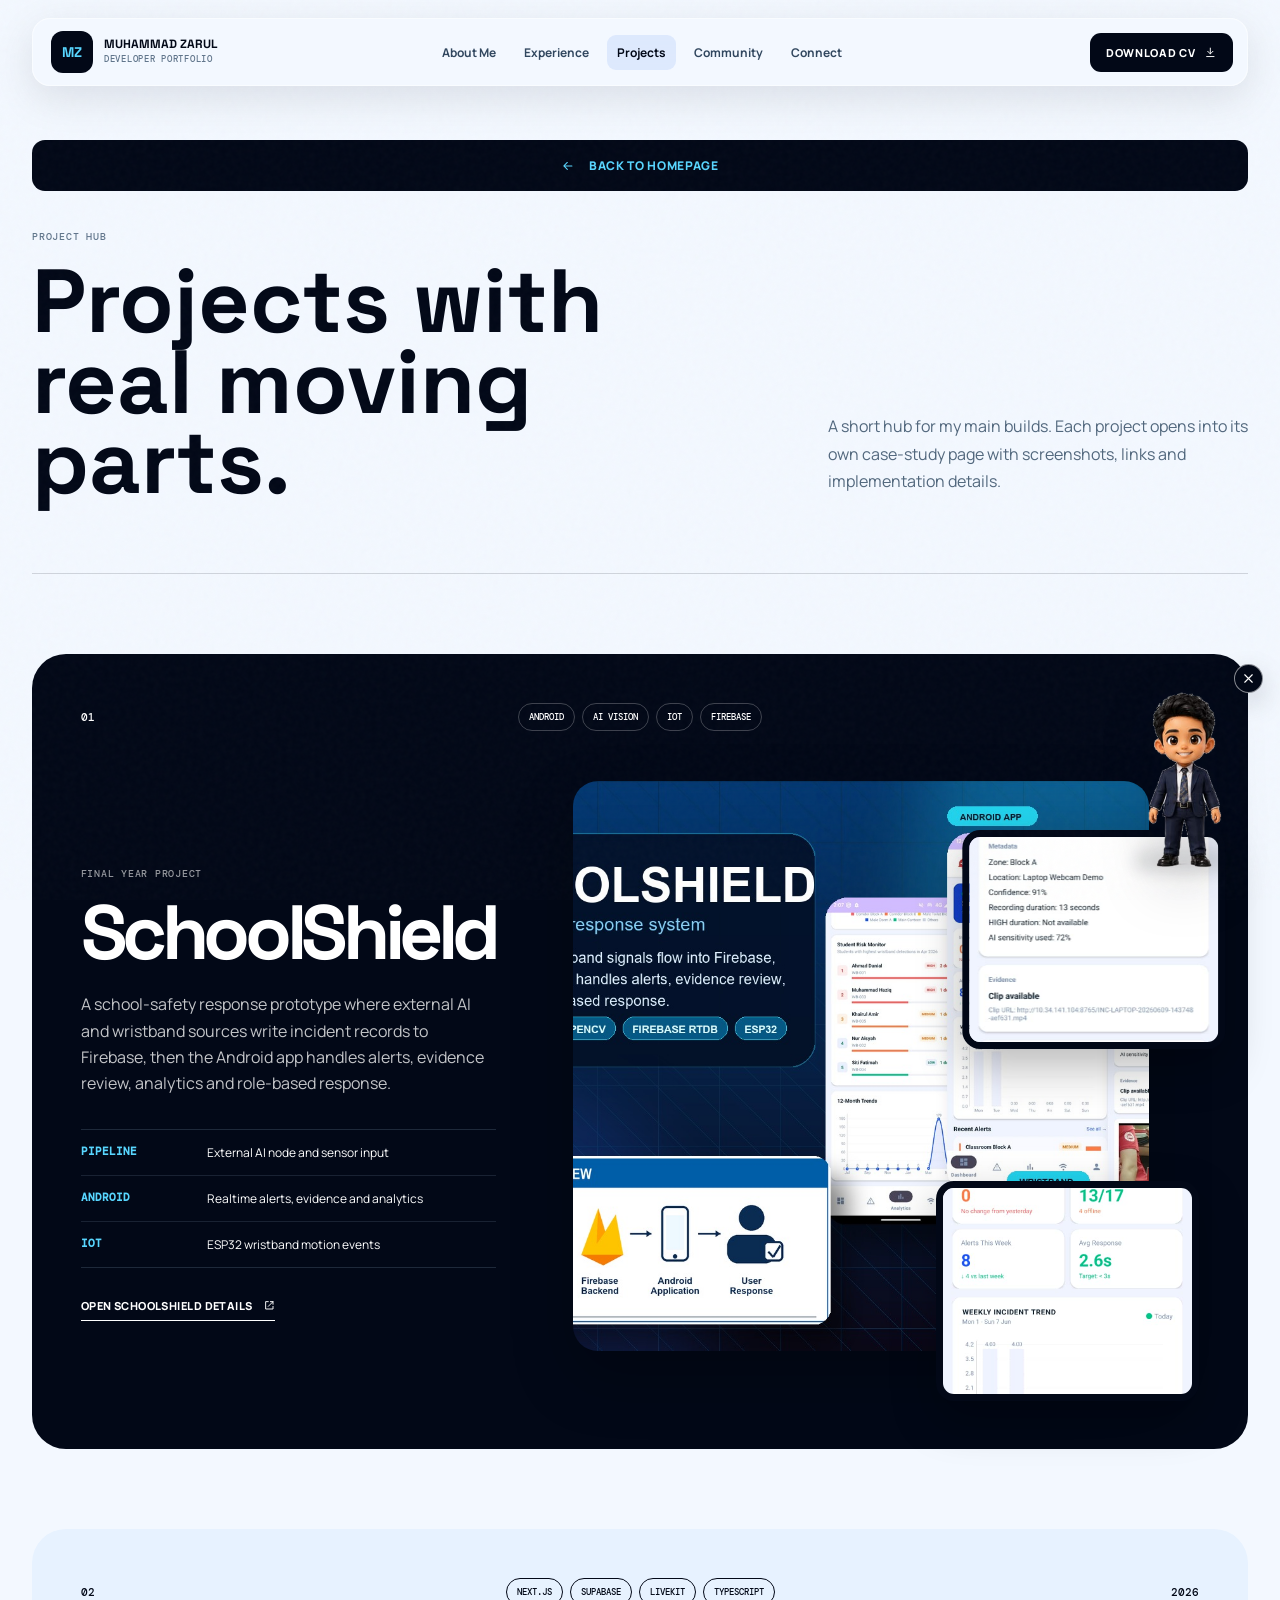
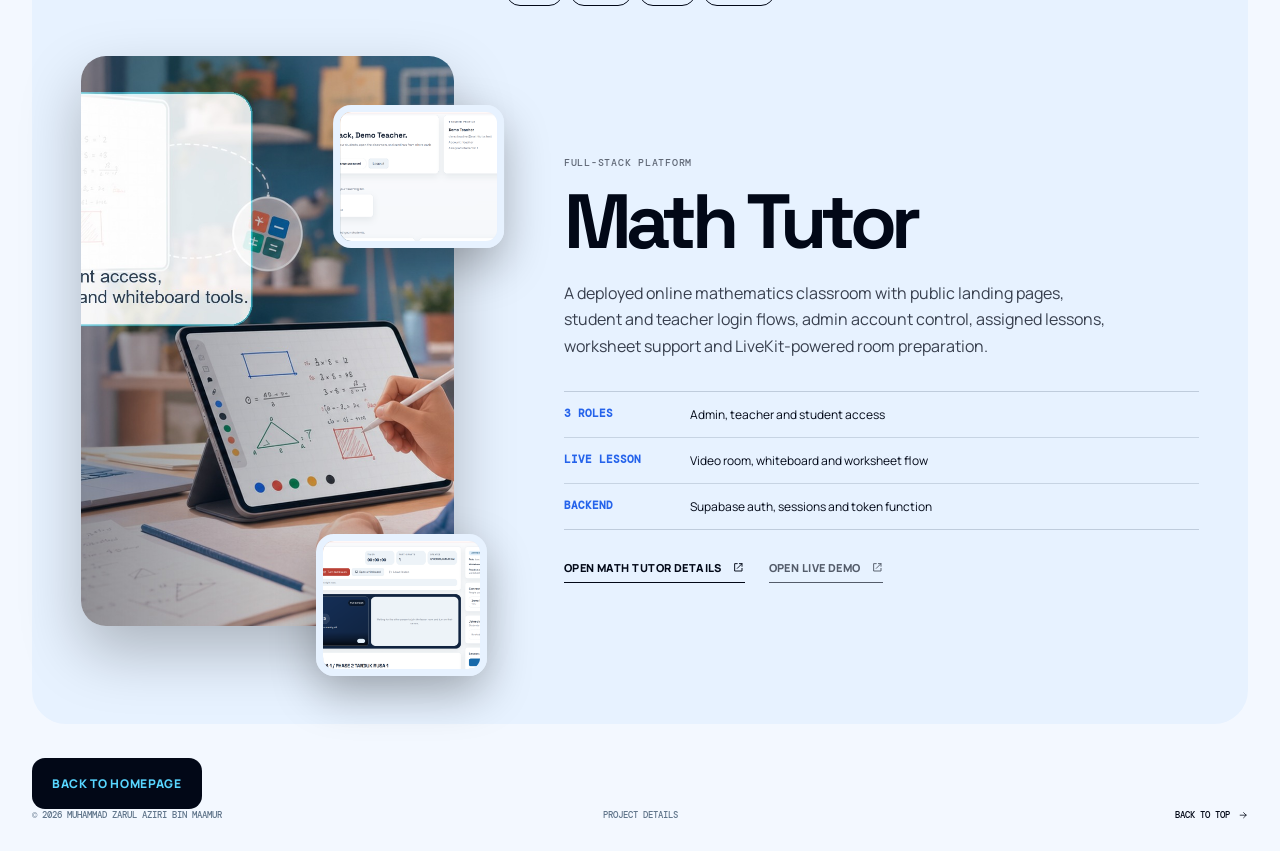
<file: projects.html>
<!doctype html>
<html lang="en">
<head>
  <meta charset="utf-8">
  <meta name="viewport" content="width=device-width, initial-scale=1">
  <meta name="description" content="Project details for Muhammad Zarul Aziri Bin Maamur.">
  <meta name="theme-color" content="#020817">
  <title>Projects | Muhammad Zarul Aziri</title>
  <link rel="preconnect" href="https://fonts.googleapis.com">
  <link rel="preconnect" href="https://fonts.gstatic.com" crossorigin>
  <link href="https://fonts.googleapis.com/css2?family=DM+Mono:wght@400;500&family=Manrope:wght@400;500;600;700;800&family=Space+Grotesk:wght@500;600;700&display=swap" rel="stylesheet">
  <link rel="stylesheet" href="styles.css?v=mobile-project-images">
  <script src="assets/media-loader.js" defer></script>
  <script src="script.js?v=mobile-project-images" defer></script>
</head>
<body id="top">
  <svg class="svg-sprite" aria-hidden="true">
    <symbol id="icon-arrow" viewBox="0 0 24 24"><path d="M5 12h14M13 6l6 6-6 6"/></symbol>
    <symbol id="icon-external" viewBox="0 0 24 24"><path d="M14 5h5v5M19 5l-9 9M19 14v5H5V5h5"/></symbol>
    <symbol id="icon-code" viewBox="0 0 24 24"><path d="m8 9-3 3 3 3M16 9l3 3-3 3M14 5l-4 14"/></symbol>
    <symbol id="icon-play" viewBox="0 0 24 24"><path d="m9 7 8 5-8 5V7Z"/></symbol>
    <symbol id="icon-download" viewBox="0 0 24 24"><path d="M12 4v11M7 10l5 5 5-5M5 20h14"/></symbol>
    <symbol id="icon-menu" viewBox="0 0 24 24"><path d="M4 7h16M4 12h16M4 17h16"/></symbol>
    <symbol id="icon-close" viewBox="0 0 24 24"><path d="m6 6 12 12M18 6 6 18"/></symbol>
  </svg>

  <div class="noise" aria-hidden="true"></div>
  <div class="scroll-progress" aria-hidden="true"><span></span></div>

  <header class="site-header">
    <a class="brand" href="index.html#top" aria-label="Back to homepage">
      <span class="brand-mark">MZ</span>
      <span class="brand-copy">Muhammad Zarul<br><small>Developer portfolio</small></span>
    </a>
    <nav class="desktop-nav" aria-label="Primary navigation">
      <a href="index.html#about">About Me</a>
      <a href="index.html#experience">Experience</a>
      <a class="active" href="index.html#work">Projects</a>
      <a href="index.html#community">Community</a>
      <a href="index.html#contact">Connect</a>
    </nav>
    <a class="header-cta" href="assets/documents/CV_ZARUL_AZIRI_BICT_MSU.pdf" download>
      Download CV
      <svg><use href="#icon-download"></use></svg>
    </a>
    <button class="menu-toggle" type="button" aria-label="Open menu" aria-expanded="false">
      <svg class="menu-open"><use href="#icon-menu"></use></svg>
      <svg class="menu-close"><use href="#icon-close"></use></svg>
    </button>
  </header>

  <nav class="mobile-nav" aria-label="Mobile navigation">
    <a href="index.html#about">01. About Me</a>
    <a href="index.html#experience">02. Work Experience</a>
    <a href="index.html#work">03. Projects</a>
    <a href="index.html#community">04. Community</a>
    <a href="index.html#contact">05. Connect</a>
    <a class="mobile-cv-link" href="assets/documents/CV_ZARUL_AZIRI_BICT_MSU.pdf" download>06. Download CV</a>
  </nav>

  <main class="detail-page section-shell">
    <a class="button button-primary detail-back" href="index.html#work">
      <svg><use href="#icon-arrow"></use></svg>
      Back to homepage
    </a>
    <section class="detail-hero">
      <div>
        <span class="detail-eyebrow">Project hub</span>
        <h1>Projects with real moving parts.</h1>
      </div>
      <p>A short hub for my main builds. Each project opens into its own case-study page with screenshots, links and implementation details.</p>
    </section>

    <article class="project project-schoolshield detail-section" id="schoolshield">
      <div class="project-topline">
        <div class="project-index">01</div>
        <div class="project-tags"><span>Android</span><span>AI vision</span><span>IoT</span><span>Firebase</span></div>
        <div class="project-year">2026</div>
      </div>
      <div class="project-grid">
        <div class="project-copy">
          <span class="project-kicker">Final Year Project</span>
          <h3>SchoolShield</h3>
          <p class="project-lead">A school-safety response prototype where external AI and wristband sources write incident records to Firebase, then the Android app handles alerts, evidence review, analytics and role-based response.</p>
          <div class="project-outcomes">
            <div><strong>Pipeline</strong><span>External AI node and sensor input</span></div>
            <div><strong>Android</strong><span>Realtime alerts, evidence and analytics</span></div>
            <div><strong>IoT</strong><span>ESP32 wristband motion events</span></div>
          </div>
          <a class="project-link" href="project-schoolshield.html">
            Open SchoolShield details
            <svg><use href="#icon-external"></use></svg>
          </a>
        </div>
        <div class="project-media-stack">
          <div class="media-slot project-cover project-cover-primary" data-media-key="schoolshieldCover" data-media-type="image" tabindex="0">
            <div class="media-placeholder product-placeholder schoolshield-placeholder">
              <div class="radar"><span></span></div>
              <strong>SchoolShield</strong>
              <small>AI-powered school safety monitoring</small>
            </div>
          </div>
          <div class="media-slot project-detail detail-one" data-media-key="schoolshieldApp" data-media-type="image" tabindex="0">
            <div class="media-placeholder compact-placeholder"><span>ANDROID APP</span><small>Alert screen</small></div>
          </div>
          <div class="media-slot project-detail detail-two" data-media-key="schoolshieldAi" data-media-type="image" tabindex="0">
            <div class="media-placeholder compact-placeholder"><span>AI NODE</span><small>Detection view</small></div>
          </div>
        </div>
      </div>
    </article>

    <article class="project project-mathtutor detail-section" id="math-tutor">
      <div class="project-topline">
        <div class="project-index">02</div>
        <div class="project-tags"><span>Next.js</span><span>Supabase</span><span>LiveKit</span><span>TypeScript</span></div>
        <div class="project-year">2026</div>
      </div>
      <div class="project-grid project-grid-reverse">
        <div class="project-copy">
          <span class="project-kicker">Full-stack platform</span>
          <h3>Math Tutor</h3>
          <p class="project-lead">A deployed online mathematics classroom with public landing pages, student and teacher login flows, admin account control, assigned lessons, worksheet support and LiveKit-powered room preparation.</p>
          <div class="project-outcomes">
            <div><strong>3 roles</strong><span>Admin, teacher and student access</span></div>
            <div><strong>Live lesson</strong><span>Video room, whiteboard and worksheet flow</span></div>
            <div><strong>Backend</strong><span>Supabase auth, sessions and token function</span></div>
          </div>
          <div class="project-links">
            <a class="project-link" href="project-math-tutor.html">
              Open Math Tutor details
              <svg><use href="#icon-external"></use></svg>
            </a>
            <a class="project-link secondary-link" href="https://math-tutor-app-lac.vercel.app/" target="_blank" rel="noreferrer">
              Open live demo
              <svg><use href="#icon-external"></use></svg>
            </a>
          </div>
        </div>
        <div class="project-media-stack">
          <div class="media-slot project-cover project-cover-primary" data-media-key="mathTutorCover" data-media-type="image" tabindex="0">
            <div class="media-placeholder product-placeholder tutor-placeholder">
              <div class="equation">x² + y²</div>
              <strong>Math Tutor</strong>
              <small>Live lessons, made more human</small>
            </div>
          </div>
          <div class="media-slot project-detail detail-one" data-media-key="mathTutorClassroom" data-media-type="image" tabindex="0">
            <div class="media-placeholder compact-placeholder"><span>LIVE ROOM</span><small>Classroom view</small></div>
          </div>
          <div class="media-slot project-detail detail-two" data-media-key="mathTutorDashboard" data-media-type="image" tabindex="0">
            <div class="media-placeholder compact-placeholder"><span>DASHBOARD</span><small>Teacher view</small></div>
          </div>
        </div>
      </div>
    </article>

    <div class="detail-actions">
      <a class="button button-primary" href="index.html#work">Back to homepage</a>
    </div>
  </main>

  <footer class="site-footer section-shell">
    <span>© <span id="year"></span> Muhammad Zarul Aziri Bin Maamur</span>
    <span>Project details</span>
    <a href="#top">Back to top <svg><use href="#icon-arrow"></use></svg></a>
  </footer>

  <dialog class="media-dialog" aria-labelledby="media-dialog-title">
    <button class="dialog-close" type="button" aria-label="Close media details"><svg><use href="#icon-close"></use></svg></button>
    <span class="dialog-kicker">Media library</span>
    <h2 id="media-dialog-title">Visual source path.</h2>
    <p>This slot loads from the portfolio media map. If the visual is unavailable, check or replace the file path below.</p>
    <code class="dialog-path"></code>
  </dialog>
</body>
</html>
</file>
<file: styles.css>
:root {
  --ink: #020817;
  --ink-soft: #071b33;
  --paper: #f3f8ff;
  --paper-bright: #ffffff;
  --line: rgba(2, 8, 23, 0.15);
  --muted: #60758b;
  --sky: #58d6ff;
  --cyan: #22d3ee;
  --blue: #2563eb;
  --blue-deep: #0b2a52;
  --radius: 28px;
  --shadow: 0 24px 80px rgba(2, 8, 23, 0.14);
}

* {
  box-sizing: border-box;
}

html {
  overflow-x: hidden;
  scroll-behavior: smooth;
}

body {
  margin: 0;
  color: var(--ink);
  background: var(--paper);
  font-family: "Manrope", sans-serif;
  overflow-x: hidden;
}

body.menu-open {
  overflow: hidden;
}

main {
  display: flex;
  flex-direction: column;
}

.hero {
  order: 1;
}

.showreel {
  order: 2;
}

.skills {
  order: 3;
}

.experience {
  order: 4;
}

.projects {
  order: 5;
}

.community {
  order: 6;
}

.contact {
  order: 7;
}

[id] {
  scroll-margin-top: 120px;
}

a {
  color: inherit;
  text-decoration: none;
}

button,
a {
  -webkit-tap-highlight-color: transparent;
}

button:focus-visible,
a:focus-visible {
  outline: 3px solid var(--cyan);
  outline-offset: 4px;
}

button {
  font: inherit;
}

img,
video {
  display: block;
  width: 100%;
}

svg {
  width: 1.15em;
  height: 1.15em;
  fill: none;
  stroke: currentColor;
  stroke-width: 1.8;
  stroke-linecap: round;
  stroke-linejoin: round;
}

.svg-sprite {
  position: absolute;
  width: 0;
  height: 0;
  overflow: hidden;
}

.noise {
  position: fixed;
  inset: 0;
  z-index: 20;
  pointer-events: none;
  opacity: 0.035;
  background-image: url("data:image/svg+xml,%3Csvg viewBox='0 0 180 180' xmlns='http://www.w3.org/2000/svg'%3E%3Cfilter id='n'%3E%3CfeTurbulence type='fractalNoise' baseFrequency='.9' numOctaves='3' stitchTiles='stitch'/%3E%3C/filter%3E%3Crect width='100%25' height='100%25' filter='url(%23n)' opacity='.8'/%3E%3C/svg%3E");
}

.scroll-progress {
  position: fixed;
  top: 0;
  left: 0;
  z-index: 100;
  width: 100%;
  height: 3px;
  pointer-events: none;
}

.scroll-progress span {
  display: block;
  width: 0;
  height: 100%;
  background: linear-gradient(90deg, var(--blue), var(--cyan));
}

.mascot {
  position: fixed;
  right: clamp(16px, 2.4vw, 34px);
  bottom: clamp(16px, 2.8vw, 34px);
  z-index: 95;
  width: 142px;
  height: 196px;
  pointer-events: none;
  opacity: 1;
  transform: none;
  transition:
    left 5200ms linear,
    top 5200ms linear,
    opacity 180ms ease,
    transform 180ms ease;
  will-change: left, top;
}

.mascot.is-positioned {
  top: var(--mascot-y);
  right: auto;
  bottom: auto;
  left: var(--mascot-x);
}

.mascot.is-hidden,
body.menu-open .mascot {
  opacity: 0;
  pointer-events: none;
  transform: translateY(18px) scale(0.92);
}

.mascot.is-dragging {
  transition: opacity 180ms ease, transform 180ms ease;
  transform: scale(1.02);
}

.mascot-bubble {
  position: absolute;
  right: 0;
  bottom: calc(100% + 10px);
  width: min(275px, calc(100vw - 48px));
  padding: 14px;
  border: 1px solid rgba(255, 255, 255, 0.68);
  border-radius: 18px 18px 7px 18px;
  background: rgba(255, 255, 255, 0.88);
  box-shadow: 0 18px 50px rgba(2, 8, 23, 0.14);
  backdrop-filter: blur(18px);
  opacity: 0;
  pointer-events: none;
  transform: translateY(8px) scale(0.96);
  transform-origin: right bottom;
  transition: opacity 180ms ease, transform 180ms ease, visibility 180ms ease;
  visibility: hidden;
}

.mascot:hover .mascot-bubble,
.mascot:focus-within .mascot-bubble,
.mascot.is-open .mascot-bubble {
  opacity: 1;
  pointer-events: auto;
  transform: none;
  visibility: visible;
}

.mascot.is-dragging .mascot-bubble {
  opacity: 0;
  pointer-events: none;
  transform: translateY(8px) scale(0.96);
  visibility: hidden;
}

.mascot-bubble::after {
  position: absolute;
  right: 34px;
  bottom: -8px;
  width: 16px;
  aspect-ratio: 1;
  border-right: 1px solid rgba(255, 255, 255, 0.68);
  border-bottom: 1px solid rgba(255, 255, 255, 0.68);
  background: rgba(255, 255, 255, 0.88);
  content: "";
  transform: rotate(45deg);
}

.mascot-kicker {
  display: block;
  margin-bottom: 6px;
  color: var(--blue);
  font: 700 9px/1.2 "DM Mono", monospace;
  letter-spacing: 0.08em;
  text-transform: uppercase;
}

.mascot-message {
  margin: 0;
  color: #18304a;
  font-size: 12px;
  font-weight: 700;
  line-height: 1.45;
}

.mascot-actions {
  position: relative;
  z-index: 1;
  display: flex;
  gap: 8px;
  margin-top: 11px;
}

.mascot-actions a {
  display: inline-flex;
  align-items: center;
  justify-content: center;
  min-height: 34px;
  padding: 0 12px;
  border: 1px solid rgba(37, 99, 235, 0.16);
  border-radius: 10px;
  background: rgba(37, 99, 235, 0.08);
  color: var(--ink);
  font-size: 11px;
  font-weight: 800;
}

.mascot-stage {
  position: relative;
  width: 142px;
  height: 196px;
  border-radius: 38% 38% 24px 24px;
  filter: drop-shadow(0 18px 26px rgba(2, 8, 23, 0.18));
  pointer-events: auto;
  touch-action: none;
  transform-origin: center bottom;
}

.mascot.is-settling .mascot-stage {
  animation: mascot-walk 650ms ease-in-out infinite;
}

.mascot-stage::before {
  position: absolute;
  left: 50%;
  bottom: 6px;
  width: 72%;
  height: 18px;
  border-radius: 999px;
  background: rgba(2, 8, 23, 0.16);
  content: "";
  filter: blur(9px);
  transform: translateX(-50%);
}

.mascot-sprite {
  position: absolute;
  inset: 0;
  width: 100%;
  height: 100%;
  object-fit: contain;
  object-position: center bottom;
  animation: mascot-float 3.4s ease-in-out infinite;
  transform-origin: center bottom;
  transition: transform 180ms ease;
}

.mascot.is-walk-sprite .mascot-sprite {
  animation: none;
}

.mascot.is-walk-sprite.is-facing-left .mascot-sprite {
  transform: scaleX(-1);
}

.mascot-button {
  position: absolute;
  inset: 11% 8% 6%;
  border: 0;
  border-radius: 42% 42% 18px 18px;
  background: transparent;
  cursor: grab;
  touch-action: none;
}

.mascot.is-dragging .mascot-button {
  cursor: grabbing;
}

.mascot-button:focus-visible {
  outline: 3px solid var(--cyan);
  outline-offset: 5px;
}

.mascot-close {
  position: absolute;
  right: -7px;
  bottom: 183px;
  display: grid;
  place-items: center;
  width: 29px;
  aspect-ratio: 1;
  padding: 0;
  color: white;
  border: 1px solid rgba(255, 255, 255, 0.52);
  border-radius: 999px;
  background: var(--ink);
  box-shadow: 0 10px 28px rgba(2, 8, 23, 0.18);
  cursor: pointer;
  pointer-events: auto;
}

.mascot-close svg {
  width: 15px;
  height: 15px;
}

@media (max-width: 1023px), (hover: none), (pointer: coarse) {
  .mascot {
    display: none;
  }
}

@keyframes mascot-float {
  50% {
    transform: translateY(-5px) rotate(-1deg);
  }
}

@keyframes mascot-walk {
  35% {
    transform: translateY(-5px) rotate(-1.5deg);
  }

  70% {
    transform: translateY(1px) rotate(1.2deg);
  }
}

.section-shell {
  width: min(1440px, calc(100% - 64px));
  margin-inline: auto;
}

.site-header {
  position: fixed;
  top: 18px;
  left: 50%;
  z-index: 90;
  display: grid;
  grid-template-columns: 1fr auto 1fr;
  align-items: center;
  width: min(1440px, calc(100% - 64px));
  padding: 12px 14px 12px 18px;
  border: 1px solid rgba(255, 255, 255, 0.52);
  border-radius: 18px;
  background: rgba(243, 248, 255, 0.84);
  box-shadow: 0 12px 40px rgba(2, 8, 23, 0.1);
  backdrop-filter: blur(18px);
  transform: translateX(-50%);
}

.brand {
  display: flex;
  gap: 11px;
  align-items: center;
  width: fit-content;
}

.brand-mark {
  display: grid;
  place-items: center;
  width: 42px;
  aspect-ratio: 1;
  color: var(--sky);
  border-radius: 12px;
  background: var(--ink);
  font: 700 14px/1 "Space Grotesk", sans-serif;
  letter-spacing: -0.03em;
}

.brand-copy {
  font: 700 12px/1.15 "Space Grotesk", sans-serif;
  text-transform: uppercase;
}

.brand-copy small {
  color: var(--muted);
  font: 500 9px/1 "DM Mono", monospace;
  letter-spacing: 0.08em;
}

.desktop-nav {
  display: flex;
  gap: 8px;
  align-items: center;
}

.desktop-nav a {
  padding: 9px 10px;
  color: #31475f;
  border-radius: 9px;
  font-size: 12px;
  font-weight: 700;
  transition: background 180ms ease, color 180ms ease;
}

.desktop-nav a:hover,
.desktop-nav a.active {
  color: var(--ink);
  background: rgba(37, 99, 235, 0.1);
}

.header-cta {
  display: flex;
  gap: 9px;
  align-items: center;
  justify-self: end;
  padding: 12px 16px;
  color: white;
  border-radius: 11px;
  background: var(--ink);
  font-size: 11px;
  font-weight: 800;
  text-transform: uppercase;
  letter-spacing: 0.06em;
}

.menu-toggle,
.mobile-nav {
  display: none;
}

.hero {
  min-height: 100vh;
  padding-top: 140px;
}

.hero-grid {
  display: grid;
  grid-template-columns: 1.12fr 0.88fr;
  gap: clamp(40px, 6vw, 100px);
  align-items: center;
  min-height: calc(100vh - 220px);
}

.hero-copy {
  min-width: 0;
}

.eyebrow {
  display: flex;
  gap: 10px;
  align-items: center;
  width: fit-content;
  margin-bottom: 28px;
  padding: 8px 12px;
  border: 1px solid var(--line);
  border-radius: 999px;
  font: 500 10px/1 "DM Mono", monospace;
  letter-spacing: 0.05em;
  text-transform: uppercase;
}

.status-dot {
  position: relative;
  width: 8px;
  height: 8px;
  border-radius: 50%;
  background: var(--cyan);
}

.status-dot::after {
  position: absolute;
  inset: -4px;
  border: 1px solid var(--cyan);
  border-radius: inherit;
  content: "";
  animation: pulse 1.8s ease-out infinite;
}

@keyframes pulse {
  0% { opacity: 1; transform: scale(0.5); }
  100% { opacity: 0; transform: scale(1.5); }
}

.hero h1 {
  max-width: 850px;
  margin: 0;
  font: 700 clamp(58px, 7.15vw, 118px)/0.86 "Space Grotesk", sans-serif;
  letter-spacing: -0.075em;
}

.hero h1.hero-name {
  max-width: 900px;
  font-size: clamp(54px, 6.25vw, 100px);
  line-height: 0.9;
}

.accent-word {
  position: relative;
  z-index: 0;
  color: var(--ink);
  white-space: nowrap;
}

.accent-word::after {
  position: absolute;
  left: -0.03em;
  right: -0.03em;
  bottom: 0.04em;
  z-index: -1;
  height: 0.22em;
  background: var(--sky);
  content: "";
  transform: rotate(-1deg);
}

.hero-intro {
  max-width: 660px;
  margin: 30px 0 0;
  color: #43576c;
  font-size: clamp(16px, 1.45vw, 21px);
  line-height: 1.55;
}

.hero-location {
  max-width: 640px;
  margin: 12px 0 0;
  color: var(--muted);
  font-size: 14px;
  line-height: 1.65;
}

.hero-actions {
  display: flex;
  gap: 28px;
  align-items: center;
  margin-top: 34px;
}

.button {
  display: inline-flex;
  gap: 14px;
  align-items: center;
  justify-content: center;
  padding: 17px 20px;
  border-radius: 13px;
  font-size: 12px;
  font-weight: 800;
  text-transform: uppercase;
  letter-spacing: 0.055em;
  transition: transform 180ms ease, box-shadow 180ms ease;
}

.button:hover {
  box-shadow: 0 14px 35px rgba(2, 8, 23, 0.18);
  transform: translateY(-3px);
}

.button-primary {
  color: var(--sky);
  background: var(--ink);
}

.text-link {
  display: inline-flex;
  gap: 9px;
  align-items: center;
  padding-block: 10px;
  border-bottom: 1px solid var(--ink);
  font-size: 12px;
  font-weight: 800;
  text-transform: uppercase;
  letter-spacing: 0.04em;
}

.hero-meta {
  display: flex;
  gap: 20px;
  margin-top: 44px;
  color: var(--muted);
  font: 500 10px/1 "DM Mono", monospace;
  text-transform: uppercase;
}

.hero-meta span + span::before {
  margin-right: 20px;
  color: var(--ink);
  content: "•";
}

.profile-facts {
  display: grid;
  grid-template-columns: repeat(2, minmax(0, 1fr));
  max-width: 650px;
  margin: 40px 0 0;
  border-top: 1px solid var(--line);
  border-bottom: 1px solid var(--line);
}

.profile-facts div {
  min-width: 0;
  padding: 16px 18px 17px 0;
}

.profile-facts div:nth-child(even) {
  padding-left: 22px;
  border-left: 1px solid var(--line);
}

.profile-facts div:nth-child(-n + 2) {
  border-bottom: 1px solid var(--line);
}

.profile-facts dt {
  margin-bottom: 7px;
  color: var(--muted);
  font: 500 9px/1.2 "DM Mono", monospace;
  letter-spacing: 0.08em;
  text-transform: uppercase;
}

.profile-facts dd {
  margin: 0;
  color: var(--ink);
  font: 700 15px/1.25 "Space Grotesk", sans-serif;
}

.hero-visual {
  position: relative;
  min-height: 640px;
  perspective: 1000px;
}

.hero-frame {
  position: absolute;
  inset: 4% 7% 8% 12%;
  overflow: hidden;
  border: 1px solid rgba(255, 255, 255, 0.25);
  border-radius: 48% 48% 26px 26px;
  background: var(--ink);
  box-shadow: var(--shadow);
  transform: rotate(2deg);
  transition: transform 350ms ease;
}

.hero-frame::after {
  position: absolute;
  inset: 0;
  pointer-events: none;
  background: linear-gradient(180deg, transparent 45%, rgba(0, 0, 0, 0.42));
  content: "";
}

.hero-frame img,
.hero-frame video {
  height: 100%;
  object-fit: cover;
}

.portrait-slot img {
  object-position: 50% 50%;
}

.media-slot {
  position: relative;
  overflow: hidden;
  cursor: pointer;
}

.media-slot:focus-visible {
  outline: 3px solid var(--cyan);
  outline-offset: 4px;
}

.media-placeholder {
  position: relative;
  display: flex;
  width: 100%;
  height: 100%;
}

.portrait-slot .media-placeholder {
  flex-direction: column;
  justify-content: flex-end;
  min-height: 100%;
  padding: 42px;
  color: white;
  background:
    radial-gradient(circle at 65% 20%, rgba(34, 211, 238, 0.3), transparent 32%),
    linear-gradient(140deg, #0b2a52 0%, #020817 52%, #071b33 100%);
}

.portrait-slot .media-placeholder::before {
  position: absolute;
  top: 18%;
  left: 50%;
  width: 48%;
  aspect-ratio: 0.78;
  border: 1px solid rgba(88, 214, 255, 0.38);
  border-radius: 50% 50% 24% 24%;
  background:
    radial-gradient(circle at 50% 27%, rgba(255,255,255,.18) 0 11%, transparent 12%),
    linear-gradient(145deg, rgba(255,255,255,.13), transparent);
  content: "";
  transform: translateX(-50%);
}

.placeholder-index {
  position: absolute;
  top: 32px;
  left: 34px;
  color: var(--sky);
  font: 500 12px "DM Mono", monospace;
}

.portrait-slot strong {
  display: block;
  font: 700 36px/1 "Space Grotesk", sans-serif;
}

.portrait-slot small {
  display: block;
  max-width: 250px;
  margin-top: 10px;
  color: rgba(255,255,255,.62);
  font: 400 11px/1.5 "DM Mono", monospace;
}

.visual-orbit {
  position: absolute;
  border: 1px solid rgba(37, 99, 235, 0.2);
  border-radius: 50%;
}

.orbit-one {
  top: 0;
  right: -12%;
  width: 82%;
  aspect-ratio: 1;
}

.orbit-two {
  bottom: 0;
  left: -8%;
  width: 50%;
  aspect-ratio: 1;
  border-style: dashed;
}

.floating-card {
  position: absolute;
  z-index: 3;
  display: flex;
  gap: 12px;
  align-items: center;
  border: 1px solid rgba(255,255,255,.5);
  border-radius: 18px;
  box-shadow: 0 15px 45px rgba(0,0,0,.12);
  backdrop-filter: blur(14px);
}

.floating-code {
  top: 14%;
  left: 0;
  padding: 16px;
  background: rgba(255, 255, 255, 0.92);
  font-size: 11px;
}

.floating-code svg {
  width: 30px;
  height: 30px;
  color: var(--blue);
}

.floating-code strong {
  font-size: 12px;
}

.floating-stat {
  right: 0;
  bottom: 22%;
  padding: 16px 20px;
  color: var(--ink);
  background: var(--sky);
}

.floating-stat strong {
  font: 700 34px/1 "Space Grotesk", sans-serif;
}

.floating-stat span {
  font-size: 10px;
  font-weight: 700;
  text-transform: uppercase;
}

.hero-caption {
  position: absolute;
  right: 2%;
  bottom: 3%;
  z-index: 3;
  display: flex;
  gap: 8px;
}

.hero-caption span {
  padding: 7px 10px;
  color: white;
  border-radius: 999px;
  background: var(--ink);
  font: 500 9px/1 "DM Mono", monospace;
  text-transform: uppercase;
}

.hero-ticker {
  overflow: hidden;
  margin-top: 45px;
  padding-block: 18px;
  border-top: 1px solid var(--line);
  border-bottom: 1px solid var(--line);
}

.ticker-track {
  display: flex;
  gap: 24px;
  align-items: center;
  width: max-content;
  animation: ticker 25s linear infinite;
}

.ticker-track span {
  font: 600 13px/1 "Space Grotesk", sans-serif;
  text-transform: uppercase;
  letter-spacing: 0.06em;
}

.ticker-track i {
  width: 5px;
  height: 5px;
  border-radius: 50%;
  background: var(--cyan);
}

@keyframes ticker {
  to { transform: translateX(-50%); }
}

.showreel,
.projects,
.skills,
.experience,
.community,
.contact {
  padding-top: 150px;
}

.section-heading {
  display: grid;
  grid-template-columns: 1fr minmax(280px, 400px);
  gap: 50px;
  align-items: end;
  margin-bottom: 60px;
}

.section-number,
.skill-label,
.project-kicker,
.community-caption span,
.contact-topline,
.dialog-kicker {
  color: var(--muted);
  font: 500 10px/1.2 "DM Mono", monospace;
  text-transform: uppercase;
  letter-spacing: 0.075em;
}

.section-heading h2 {
  margin: 16px 0 0;
  font: 700 clamp(47px, 5.2vw, 84px)/0.92 "Space Grotesk", sans-serif;
  letter-spacing: -0.065em;
}

.section-heading > p {
  margin: 0 0 6px;
  color: #51677d;
  font-size: 15px;
  line-height: 1.7;
}

.preview-grid {
  display: grid;
  gap: 16px;
}

.preview-grid-two {
  grid-template-columns: repeat(2, minmax(0, 1fr));
}

.preview-grid-three {
  grid-template-columns: repeat(3, minmax(0, 1fr));
}

.preview-grid-four {
  grid-template-columns: repeat(4, minmax(0, 1fr));
}

.preview-card {
  display: flex;
  flex-direction: column;
  min-height: 300px;
  padding: 30px;
  border: 1px solid var(--line);
  border-radius: 24px;
  color: inherit;
  text-decoration: none;
  background: var(--paper-bright);
  transition: border-color 220ms ease, box-shadow 220ms ease, transform 220ms ease;
}

.preview-card-link:hover,
.preview-card-link:focus-visible {
  border-color: rgba(0, 188, 240, 0.55);
  box-shadow: 0 24px 70px rgba(0, 36, 92, 0.12);
  transform: translateY(-4px);
}

.preview-card-dark {
  color: white;
  background: var(--ink);
}

.preview-index {
  display: block;
  color: var(--muted);
  font: 500 10px/1.2 "DM Mono", monospace;
  letter-spacing: 0.08em;
  text-transform: uppercase;
}

.preview-card-dark .preview-index {
  color: rgba(255,255,255,.58);
}

.preview-card h3 {
  margin: 56px 0 18px;
  font: 700 34px/1 "Space Grotesk", sans-serif;
}

.preview-card p {
  max-width: 440px;
  margin: 0;
  color: var(--muted);
  font-size: 14px;
  line-height: 1.7;
}

.preview-card-dark p {
  color: rgba(255,255,255,.68);
}

.preview-tags {
  display: flex;
  gap: 8px;
  flex-wrap: wrap;
  margin-top: 32px;
}

.preview-tags span {
  padding: 8px 10px;
  border: 1px solid currentColor;
  border-radius: 999px;
  font: 500 9px/1 "DM Mono", monospace;
  text-transform: uppercase;
}

.preview-link-label {
  display: inline-flex;
  gap: 8px;
  align-items: center;
  margin-top: auto;
  padding-top: 28px;
  color: var(--blue);
  font-size: 11px;
  font-weight: 800;
  letter-spacing: 0.05em;
  text-transform: uppercase;
}

.preview-card-dark .preview-link-label {
  color: var(--cyan);
}

.section-more {
  display: inline-flex;
  gap: 10px;
  align-items: center;
  margin-top: 28px;
  padding-bottom: 8px;
  border-bottom: 1px solid currentColor;
  font-size: 12px;
  font-weight: 800;
  letter-spacing: 0.05em;
  text-transform: uppercase;
}

.detail-page {
  padding-top: 140px;
}

.detail-back {
  margin-bottom: 32px;
}

.detail-back svg {
  transform: rotate(180deg);
}

.detail-hero {
  display: grid;
  grid-template-columns: minmax(0, 1fr) minmax(280px, 420px);
  gap: 50px;
  align-items: end;
  padding-bottom: 70px;
  border-bottom: 1px solid var(--line);
}

.detail-hero h1 {
  max-width: 900px;
  margin: 16px 0 0;
  font: 700 clamp(54px, 7vw, 104px)/0.9 "Space Grotesk", sans-serif;
}

.detail-hero p {
  margin: 0 0 8px;
  color: #51677d;
  font-size: 16px;
  line-height: 1.7;
}

.detail-section {
  padding-top: 90px;
}

.detail-section h2 {
  margin: 0 0 28px;
  font: 700 clamp(38px, 4vw, 66px)/0.95 "Space Grotesk", sans-serif;
}

.role-list {
  display: grid;
  gap: 16px;
}

.role-card {
  display: grid;
  grid-template-columns: 190px minmax(0, 1fr);
  gap: 28px;
  padding: 28px;
  border: 1px solid var(--line);
  border-radius: 24px;
  background: var(--paper-bright);
}

.role-card time,
.role-card .role-meta,
.detail-eyebrow {
  color: var(--muted);
  font: 500 10px/1.35 "DM Mono", monospace;
  letter-spacing: 0.08em;
  text-transform: uppercase;
}

.role-card h3 {
  margin: 0;
  font: 700 30px/1.05 "Space Grotesk", sans-serif;
}

.role-card p {
  margin: 12px 0 0;
  color: var(--muted);
  font-size: 14px;
  line-height: 1.7;
}

.role-card ul {
  display: grid;
  gap: 8px;
  margin: 18px 0 0;
  padding-left: 18px;
  color: #334b63;
  font-size: 13px;
  line-height: 1.55;
}

.role-substack {
  display: grid;
  gap: 14px;
  margin-top: 22px;
}

.role-subrole {
  padding: 18px;
  border: 1px solid rgba(0, 71, 171, 0.12);
  border-radius: 18px;
  background: rgba(255, 255, 255, 0.62);
}

.role-subrole h4 {
  margin: 0;
  color: var(--ink);
  font: 700 17px/1.25 "Space Grotesk", sans-serif;
}

.role-subrole p {
  margin-top: 8px;
}

.experience-topic-grid {
  display: grid;
  grid-template-columns: repeat(3, minmax(0, 1fr));
  gap: 14px;
}

.experience-topic-card {
  min-height: 230px;
  padding: 24px;
  border: 1px solid var(--line);
  border-radius: 22px;
  background: var(--paper-bright);
}

.experience-topic-card span {
  display: block;
  color: var(--blue);
  font: 500 10px/1.2 "DM Mono", monospace;
  letter-spacing: 0.08em;
  text-transform: uppercase;
}

.experience-topic-card h3 {
  margin: 40px 0 14px;
  font: 700 25px/1.05 "Space Grotesk", sans-serif;
}

.experience-topic-card p {
  margin: 0;
  color: var(--muted);
  font-size: 14px;
  line-height: 1.65;
}

.role-gallery {
  display: grid;
  grid-template-columns: repeat(3, minmax(0, 1fr));
  gap: 12px;
  margin-top: 24px;
}

.role-gallery figure {
  margin: 0;
  overflow: hidden;
  border: 1px solid var(--line);
  border-radius: 18px;
  background: var(--paper-bright);
}

.role-gallery a,
.detail-gallery a {
  display: block;
  position: relative;
  color: inherit;
  text-decoration: none;
}

.role-gallery a::after,
.detail-gallery a::after {
  content: "Click to view";
  position: absolute;
  right: 12px;
  bottom: 12px;
  padding: 8px 10px;
  color: white;
  border-radius: 999px;
  background: rgba(2, 8, 23, 0.72);
  opacity: 0;
  transform: translateY(8px);
  transition: opacity 180ms ease, transform 180ms ease;
  font: 700 9px/1 "DM Mono", monospace;
  letter-spacing: 0.06em;
  text-transform: uppercase;
}

.role-gallery a:hover::after,
.role-gallery a:focus-visible::after,
.detail-gallery a:hover::after,
.detail-gallery a:focus-visible::after {
  opacity: 1;
  transform: translateY(0);
}

.role-gallery img {
  height: 210px;
  object-fit: cover;
  transition: transform 220ms ease, filter 220ms ease;
}

.role-gallery a:hover img,
.role-gallery a:focus-visible img,
.detail-gallery a:hover img,
.detail-gallery a:focus-visible img {
  filter: saturate(1.08) contrast(1.04);
  transform: scale(1.04);
}

.role-gallery figcaption {
  padding: 12px 14px;
  color: var(--muted);
  font: 500 10px/1.35 "DM Mono", monospace;
  letter-spacing: 0.06em;
  text-transform: uppercase;
}

.detail-gallery {
  display: grid;
  grid-template-columns: repeat(4, minmax(0, 1fr));
  gap: 14px;
}

.detail-gallery figure {
  margin: 0;
  overflow: hidden;
  border: 1px solid var(--line);
  border-radius: 20px;
  background: var(--paper-bright);
}

.detail-gallery img {
  height: 300px;
  object-fit: cover;
  transition: transform 220ms ease, filter 220ms ease;
}

.detail-gallery figcaption {
  padding: 14px 16px;
  color: var(--muted);
  font: 500 10px/1.4 "DM Mono", monospace;
  text-transform: uppercase;
}

.detail-actions {
  display: flex;
  gap: 22px;
  flex-wrap: wrap;
  margin-top: 34px;
}

.showreel-stage {
  aspect-ratio: 16 / 8.3;
  color: white;
  border-radius: var(--radius);
  background: var(--ink);
  box-shadow: var(--shadow);
}

.showreel-stage video {
  height: 100%;
  object-fit: cover;
}

.video-placeholder {
  flex-direction: column;
  justify-content: flex-end;
  padding: clamp(28px, 5vw, 70px);
  background:
    linear-gradient(90deg, transparent 49.8%, rgba(255,255,255,.08) 50%, transparent 50.2%),
    linear-gradient(0deg, transparent 49.8%, rgba(255,255,255,.08) 50%, transparent 50.2%),
    radial-gradient(circle at 70% 35%, rgba(34, 211, 238, 0.28), transparent 28%),
    radial-gradient(circle at 30% 60%, rgba(37, 99, 235, 0.32), transparent 30%),
    #020817;
  background-size: 80px 80px, 80px 80px, auto, auto, auto;
}

.video-placeholder::before,
.video-placeholder::after {
  position: absolute;
  border: 1px solid rgba(88, 214, 255, 0.45);
  border-radius: 50%;
  content: "";
}

.video-placeholder::before {
  top: 12%;
  right: 15%;
  width: 28%;
  aspect-ratio: 1;
}

.video-placeholder::after {
  top: 23%;
  right: 23%;
  width: 12%;
  aspect-ratio: 1;
}

.play-button {
  position: absolute;
  top: 50%;
  left: 50%;
  z-index: 2;
  display: grid;
  place-items: center;
  width: 88px;
  aspect-ratio: 1;
  color: var(--ink);
  border: 0;
  border-radius: 50%;
  background: var(--sky);
  box-shadow: 0 0 0 0 rgba(88, 214, 255, 0.42);
  cursor: pointer;
  transform: translate(-50%, -50%);
  animation: playPulse 2.2s infinite;
}

@keyframes playPulse {
  70% { box-shadow: 0 0 0 22px rgba(88, 214, 255, 0); }
  100% { box-shadow: 0 0 0 0 rgba(88, 214, 255, 0); }
}

.play-button svg {
  width: 30px;
  height: 30px;
  fill: currentColor;
  stroke: none;
  transform: translateX(2px);
}

.video-placeholder-copy {
  position: relative;
  z-index: 2;
}

.video-placeholder-copy span,
.video-placeholder-copy small {
  display: block;
  color: rgba(255,255,255,.6);
  font: 500 10px/1.4 "DM Mono", monospace;
  text-transform: uppercase;
}

.video-placeholder-copy strong {
  display: block;
  max-width: 700px;
  margin: 11px 0;
  font: 600 clamp(30px, 4vw, 62px)/1 "Space Grotesk", sans-serif;
  letter-spacing: -0.04em;
}

.fake-timeline {
  position: relative;
  z-index: 2;
  width: 100%;
  height: 2px;
  margin-top: 25px;
  background: rgba(255,255,255,.2);
}

.fake-timeline span {
  display: block;
  width: 34%;
  height: 100%;
  background: var(--sky);
  transition: width 1.2s ease;
}

.showreel-stage.previewing .fake-timeline span {
  width: 78%;
}

.filmstrip {
  display: grid;
  grid-template-columns: 1.1fr 0.9fr 1fr 1.15fr;
  gap: 12px;
  margin-top: 12px;
}

.film-frame {
  min-height: 230px;
  border-radius: 20px;
  background: #dbeafe;
}

.compact-placeholder {
  flex-direction: column;
  justify-content: space-between;
  padding: 18px;
  background:
    linear-gradient(135deg, rgba(255,255,255,.5), transparent),
    repeating-linear-gradient(135deg, transparent 0 16px, rgba(37, 99, 235, 0.07) 17px 18px);
}

.compact-placeholder span {
  font: 600 11px "DM Mono", monospace;
  letter-spacing: .08em;
}

.compact-placeholder small {
  color: var(--muted);
  font: 500 9px "DM Mono", monospace;
  text-transform: uppercase;
}

.quote-frame {
  display: flex;
  flex-direction: column;
  justify-content: space-between;
  padding: 20px;
  color: white;
  background: var(--blue);
}

.quote-frame > span {
  font: 700 54px/1 "Space Grotesk", sans-serif;
}

.quote-frame p {
  margin: 0;
  font: 600 20px/1.25 "Space Grotesk", sans-serif;
  letter-spacing: -0.02em;
}

.project {
  margin-top: 80px;
  padding: clamp(25px, 3.8vw, 54px);
  border-radius: 34px;
}

.project-schoolshield {
  color: white;
  background: var(--ink);
}

.project-mathtutor {
  color: var(--ink);
  background: #e7f2ff;
}

.project-topline {
  display: grid;
  grid-template-columns: 1fr auto 1fr;
  align-items: center;
  margin-bottom: 50px;
}

.project-index,
.project-year {
  font: 500 11px "DM Mono", monospace;
}

.project-year {
  justify-self: end;
}

.project-tags {
  display: flex;
  gap: 7px;
  flex-wrap: wrap;
  justify-content: center;
}

.project-tags span {
  padding: 7px 10px;
  border: 1px solid currentColor;
  border-radius: 999px;
  font: 500 9px "DM Mono", monospace;
  text-transform: uppercase;
}

.project-schoolshield .project-tags span {
  border-color: rgba(255,255,255,.23);
}

.project-grid {
  display: grid;
  grid-template-columns: 0.78fr 1.22fr;
  gap: clamp(35px, 6vw, 90px);
  align-items: center;
}

.project-grid-reverse {
  grid-template-columns: 0.78fr 1.22fr;
}

.project-grid-reverse .project-copy {
  grid-column: 2;
}

.project-grid-reverse .project-media-stack {
  grid-row: 1;
  grid-column: 1;
}

.project-kicker {
  color: inherit;
  opacity: .58;
}

.project-copy h3 {
  margin: 16px 0 24px;
  font: 700 clamp(50px, 6vw, 94px)/0.9 "Space Grotesk", sans-serif;
  letter-spacing: -0.07em;
}

.project-lead {
  max-width: 560px;
  margin: 0;
  opacity: .76;
  font-size: 16px;
  line-height: 1.65;
}

.project-outcomes {
  display: grid;
  gap: 0;
  margin-top: 32px;
  border-top: 1px solid currentColor;
  border-bottom: 1px solid currentColor;
  border-color: rgba(96, 117, 139, 0.3);
}

.project-outcomes div {
  display: grid;
  grid-template-columns: 110px 1fr;
  gap: 16px;
  padding: 14px 0;
  border-bottom: 1px solid rgba(96, 117, 139, 0.24);
}

.project-outcomes div:last-child {
  border-bottom: 0;
}

.project-outcomes strong {
  color: var(--sky);
  font: 600 11px "DM Mono", monospace;
  text-transform: uppercase;
}

.project-mathtutor .project-outcomes strong {
  color: var(--blue);
}

.project-outcomes span {
  font-size: 12px;
}

.project-link {
  display: inline-flex;
  gap: 10px;
  align-items: center;
  margin-top: 30px;
  padding-bottom: 7px;
  border-bottom: 1px solid currentColor;
  font-size: 11px;
  font-weight: 800;
  text-transform: uppercase;
  letter-spacing: .04em;
}

.project-links {
  display: flex;
  gap: 24px;
  align-items: center;
}

.project-showcase {
  display: grid;
  grid-template-columns: minmax(0, 1.35fr) minmax(280px, 0.65fr);
  gap: clamp(24px, 4vw, 48px);
  align-items: center;
  padding: clamp(18px, 3vw, 30px);
  color: white;
  border: 1px solid rgba(34, 211, 238, 0.22);
  border-radius: 34px;
  background:
    radial-gradient(circle at 10% 0%, rgba(34, 211, 238, 0.18), transparent 34%),
    linear-gradient(135deg, #020817, #082f49);
  box-shadow: var(--shadow);
}

.project-showcase img {
  min-height: 360px;
  border-radius: 24px;
  object-fit: contain;
  background: rgba(2, 8, 23, 0.42);
  box-shadow: 0 24px 70px rgba(0, 0, 0, 0.34);
}

.project-showcase-copy h2 {
  margin: 18px 0;
  font: 700 clamp(32px, 4vw, 58px)/0.95 "Space Grotesk", sans-serif;
  letter-spacing: -0.055em;
}

.project-showcase-copy p,
.detail-section-intro {
  margin: 0;
  color: var(--muted);
  font-size: 15px;
  line-height: 1.75;
}

.project-showcase-copy p {
  color: rgba(255,255,255,.72);
}

.detail-section-intro {
  max-width: 720px;
  margin-bottom: 22px;
}

.project-feature-grid {
  display: grid;
  grid-template-columns: repeat(4, minmax(0, 1fr));
  gap: 14px;
}

.project-feature-grid article {
  min-height: 220px;
  padding: 24px;
  border: 1px solid var(--line);
  border-radius: 22px;
  background: var(--paper-bright);
}

.project-feature-grid strong {
  display: block;
  color: var(--blue);
  font: 700 13px/1.2 "DM Mono", monospace;
  letter-spacing: 0.06em;
  text-transform: uppercase;
}

.project-feature-grid p {
  margin: 42px 0 0;
  color: var(--muted);
  font-size: 14px;
  line-height: 1.65;
}

.project-gallery {
  grid-template-columns: repeat(3, minmax(0, 1fr));
}

.project-gallery img {
  height: 340px;
  object-fit: contain;
  background: var(--paper);
}

.secondary-link {
  opacity: .64;
}

.project-media-stack {
  position: relative;
  min-height: 620px;
}

.project-cover {
  position: absolute;
  inset: 0 8% 8% 0;
  border-radius: 25px;
  box-shadow: 0 26px 60px rgba(0,0,0,.25);
}

.product-placeholder {
  flex-direction: column;
  align-items: center;
  justify-content: center;
  text-align: center;
}

.schoolshield-placeholder {
  color: white;
  background:
    radial-gradient(circle at 50% 44%, rgba(34, 211, 238, 0.25), transparent 26%),
    linear-gradient(145deg, #0b2a52, #020817);
}

.tutor-placeholder {
  background:
    linear-gradient(rgba(37, 99, 235, 0.1) 1px, transparent 1px),
    linear-gradient(90deg, rgba(37, 99, 235, 0.1) 1px, transparent 1px),
    #f8fbff;
  background-size: 28px 28px;
}

.product-placeholder > strong {
  position: relative;
  z-index: 2;
  margin-top: 24px;
  font: 700 clamp(38px, 4vw, 64px)/1 "Space Grotesk", sans-serif;
  letter-spacing: -0.05em;
}

.product-placeholder > small {
  position: relative;
  z-index: 2;
  margin-top: 10px;
  opacity: .6;
  font: 500 10px "DM Mono", monospace;
  text-transform: uppercase;
}

.radar {
  position: relative;
  width: 180px;
  aspect-ratio: 1;
  border: 1px solid rgba(34, 211, 238, 0.48);
  border-radius: 50%;
  background:
    linear-gradient(90deg, transparent 49%, rgba(34, 211, 238, 0.42) 50%, transparent 51%),
    linear-gradient(transparent 49%, rgba(34, 211, 238, 0.42) 50%, transparent 51%);
}

.radar::before,
.radar::after {
  position: absolute;
  inset: 20%;
  border: 1px solid rgba(34, 211, 238, 0.4);
  border-radius: 50%;
  content: "";
}

.radar::after {
  inset: 40%;
}

.radar span {
  position: absolute;
  top: 50%;
  left: 50%;
  width: 47%;
  height: 2px;
  background: var(--cyan);
  box-shadow: 0 0 15px var(--cyan);
  transform-origin: left;
  animation: scan 3s linear infinite;
}

@keyframes scan {
  to { transform: rotate(360deg); }
}

.equation {
  display: grid;
  place-items: center;
  width: 190px;
  aspect-ratio: 1;
  color: white;
  border-radius: 50%;
  background: var(--blue);
  box-shadow: 18px 18px 0 var(--sky);
  font: 600 34px "DM Mono", monospace;
  transform: rotate(-7deg);
}

.project-detail {
  position: absolute;
  z-index: 3;
  width: 42%;
  aspect-ratio: 1.2;
  border: 7px solid;
  border-radius: 18px;
  box-shadow: 0 18px 45px rgba(0,0,0,.28);
}

.project-schoolshield .project-detail {
  border-color: var(--ink);
}

.project-mathtutor .project-detail {
  border-color: #e7f2ff;
}

.detail-one {
  right: 0;
  bottom: 0;
}

.detail-two {
  top: 8%;
  right: 0;
  transform: translateX(10%);
}

.project-detail img {
  height: 100%;
  object-fit: cover;
}

.project-video-row {
  display: grid;
  grid-template-columns: minmax(240px, .65fr) 1.35fr;
  gap: 20px;
  align-items: stretch;
  margin-top: 38px;
}

.mini-video {
  min-height: 125px;
  border: 1px solid rgba(96, 117, 139, 0.3);
  border-radius: 17px;
}

.mini-video .media-placeholder {
  display: grid;
  grid-template-columns: auto 1fr;
  gap: 4px 14px;
  align-content: center;
  padding: 20px;
}

.mini-video svg {
  grid-row: span 2;
  width: 34px;
  height: 34px;
  color: var(--sky);
  fill: currentColor;
  stroke: none;
}

.project-mathtutor .mini-video svg {
  color: var(--blue);
}

.mini-video span {
  font-size: 12px;
  font-weight: 800;
}

.mini-video small {
  opacity: .55;
  font: 500 9px "DM Mono", monospace;
  text-transform: uppercase;
}

.flow-diagram {
  display: flex;
  gap: 10px;
  align-items: center;
  justify-content: space-around;
  padding: 20px;
  border: 1px solid rgba(96, 117, 139, 0.3);
  border-radius: 17px;
}

.flow-diagram span {
  font: 600 11px "DM Mono", monospace;
  text-transform: uppercase;
}

.flow-diagram i {
  position: relative;
  flex: 1;
  max-width: 80px;
  height: 1px;
  background: currentColor;
  opacity: .4;
}

.flow-diagram i::after {
  position: absolute;
  top: -3px;
  right: 0;
  width: 7px;
  height: 7px;
  border-top: 1px solid currentColor;
  border-right: 1px solid currentColor;
  content: "";
  transform: rotate(45deg);
}

.skill-bento {
  display: grid;
  grid-template-columns: 1.15fr .85fr .85fr;
  gap: 14px;
}

.skill-card {
  position: relative;
  min-height: 300px;
  overflow: hidden;
  padding: 28px;
  border: 1px solid var(--line);
  border-radius: 25px;
  background: var(--paper-bright);
}

.skill-card-large {
  grid-row: span 2;
  min-height: 614px;
}

.skill-card h3 {
  max-width: 360px;
  margin: 50px 0 0;
  font: 600 28px/1.1 "Space Grotesk", sans-serif;
  letter-spacing: -0.04em;
}

.skill-chips {
  display: flex;
  gap: 7px;
  flex-wrap: wrap;
  margin-top: 35px;
}

.skill-chips span,
.strength-list span {
  padding: 8px 10px;
  border: 1px solid var(--line);
  border-radius: 999px;
  font: 500 9px "DM Mono", monospace;
  text-transform: uppercase;
}

.skill-orbit {
  position: absolute;
  inset: 80px 30px 30px;
  border: 1px solid var(--line);
  border-radius: 50%;
}

.skill-orbit::before,
.skill-orbit::after {
  position: absolute;
  inset: 15%;
  border: 1px dashed var(--line);
  border-radius: inherit;
  content: "";
}

.skill-orbit::after {
  inset: 32%;
  border-style: solid;
}

.orbit-core {
  position: absolute;
  top: 50%;
  left: 50%;
  display: grid;
  place-items: center;
  width: 110px;
  aspect-ratio: 1;
  color: var(--ink);
  border-radius: 50%;
  background: var(--sky);
  font: 700 16px "Space Grotesk", sans-serif;
  transform: translate(-50%, -50%);
}

.skill-orbit > span:not(.orbit-core) {
  position: absolute;
  top: 50%;
  left: 50%;
  padding: 6px 9px;
  border: 1px solid var(--line);
  border-radius: 999px;
  background: var(--paper-bright);
  font: 500 9px "DM Mono", monospace;
  transform:
    rotate(calc(var(--i) * 60deg))
    translateX(clamp(115px, 12vw, 175px))
    rotate(calc(var(--i) * -60deg));
  transform-origin: 0 0;
}

.skill-card-dark {
  color: white;
  background: var(--ink);
}

.skill-card-dark .skill-label {
  color: rgba(255,255,255,.55);
}

.skill-card-dark p {
  color: rgba(255,255,255,.55);
  font: 500 10px "DM Mono", monospace;
}

.signal-lines {
  position: absolute;
  right: -20px;
  bottom: 24px;
  display: flex;
  gap: 9px;
  align-items: flex-end;
  height: 90px;
  transform: skewX(-16deg);
}

.signal-lines i {
  display: block;
  width: 12px;
  height: calc(25% + var(--h, 10%));
  background: var(--cyan);
}

.signal-lines i:nth-child(1) { --h: 5%; }
.signal-lines i:nth-child(2) { --h: 60%; }
.signal-lines i:nth-child(3) { --h: 25%; }
.signal-lines i:nth-child(4) { --h: 70%; }

.skill-card-accent {
  color: var(--ink);
  background: var(--sky);
}

.skill-card-accent .skill-label {
  color: rgba(2, 8, 23, 0.62);
}

.big-type {
  display: block;
  margin-top: 30px;
  font: 700 42px/.82 "Space Grotesk", sans-serif;
  letter-spacing: -.07em;
}

.skill-card-accent p {
  margin-top: 28px;
  font: 500 9px "DM Mono", monospace;
}

.strength-list {
  display: flex;
  gap: 8px;
  flex-wrap: wrap;
  align-content: center;
  height: 80%;
  padding-top: 25px;
}

.experience-grid {
  display: grid;
  grid-template-columns: .72fr 1.28fr;
  gap: clamp(30px, 6vw, 90px);
}

.experience-visual {
  min-height: 720px;
  border-radius: 28px;
  background: #dbeafe;
}

.experience-visual img {
  height: 100%;
  object-fit: cover;
}

.portrait-placeholder {
  align-items: flex-start;
  justify-content: flex-end;
  flex-direction: column;
  padding: 30px;
  background:
    linear-gradient(to top, rgba(2, 8, 23, 0.88), transparent 55%),
    radial-gradient(circle at 50% 35%, rgba(34, 211, 238, 0.28), transparent 22%),
    linear-gradient(140deg, #91bce8, #0b2a52);
  color: white;
}

.portrait-placeholder::before {
  position: absolute;
  top: 17%;
  left: 50%;
  width: 55%;
  aspect-ratio: .72;
  border: 1px solid rgba(255,255,255,.25);
  border-radius: 48% 48% 20% 20%;
  content: "";
  transform: translateX(-50%);
}

.portrait-placeholder span {
  position: relative;
  z-index: 2;
  font: 600 13px "DM Mono", monospace;
}

.portrait-placeholder small {
  position: relative;
  z-index: 2;
  margin-top: 8px;
  color: rgba(255,255,255,.6);
}

.visual-label {
  position: absolute;
  right: 18px;
  bottom: 18px;
  left: 18px;
  padding: 14px 16px;
  color: white;
  border: 1px solid rgba(255,255,255,.25);
  border-radius: 13px;
  background: rgba(2, 8, 23, 0.68);
  backdrop-filter: blur(8px);
  font: 500 10px "DM Mono", monospace;
}

.timeline {
  border-top: 1px solid var(--line);
}

.timeline-item {
  display: grid;
  grid-template-columns: 155px 1fr;
  gap: 30px;
  padding: 34px 0;
  border-bottom: 1px solid var(--line);
}

.timeline-date {
  color: var(--muted);
  font: 500 10px "DM Mono", monospace;
}

.timeline-item h3,
.education-card h3 {
  margin: 0;
  font: 600 27px/1.1 "Space Grotesk", sans-serif;
  letter-spacing: -0.04em;
}

.timeline-item p,
.education-card p {
  margin: 10px 0 0;
  color: var(--muted);
  font-size: 13px;
  line-height: 1.6;
}

.education-card {
  position: relative;
  margin-top: 35px;
  padding: 34px;
  color: white;
  border-radius: 25px;
  background: var(--blue);
}

.education-card > span {
  display: block;
  margin-bottom: 35px;
  color: rgba(255,255,255,.65);
  font: 500 10px "DM Mono", monospace;
  text-transform: uppercase;
}

.education-card p {
  color: rgba(255,255,255,.72);
}

.education-card strong {
  display: block;
  margin-top: 32px;
  color: var(--sky);
  font: 600 18px "DM Mono", monospace;
}

.community-gallery {
  display: grid;
  grid-template-columns: repeat(2, 1fr);
  gap: 16px;
}

.community-card {
  overflow: hidden;
  border: 1px solid var(--line);
  border-radius: 24px;
  background: var(--paper-bright);
}

.community-card .media-slot {
  min-height: 380px;
}

.community-wide {
  grid-column: span 2;
}

.community-wide .media-slot {
  min-height: 550px;
}

.gallery-placeholder {
  flex-direction: column;
  justify-content: space-between;
  padding: 26px;
  color: white;
  background:
    linear-gradient(125deg, rgba(2, 8, 23, 0.18), rgba(2, 8, 23, 0.8)),
    repeating-linear-gradient(45deg, #234b73 0 32px, #2c5f8f 33px 64px);
}

.gallery-placeholder::after {
  position: absolute;
  top: 50%;
  left: 50%;
  width: 34%;
  aspect-ratio: 1.35;
  border: 1px solid rgba(255,255,255,.3);
  border-radius: 50% 50% 12px 12px;
  content: "";
  transform: translate(-50%, -50%);
}

.gallery-placeholder span {
  font: 500 11px "DM Mono", monospace;
}

.gallery-placeholder strong {
  position: relative;
  z-index: 2;
  max-width: 600px;
  font: 600 clamp(35px, 4.6vw, 72px)/.9 "Space Grotesk", sans-serif;
  letter-spacing: -.06em;
}

.gallery-placeholder small {
  position: absolute;
  right: 25px;
  bottom: 26px;
  font: 500 9px "DM Mono", monospace;
  text-transform: uppercase;
}

.community-caption {
  padding: 22px 24px 24px;
}

.community-caption h3 {
  margin: 8px 0 0;
  font: 600 24px/1.1 "Space Grotesk", sans-serif;
  letter-spacing: -.04em;
}

.community-video .gallery-placeholder {
  align-items: flex-start;
  justify-content: flex-end;
  background:
    radial-gradient(circle at 70% 20%, rgba(88, 214, 255, 0.24), transparent 28%),
    var(--ink);
}

.community-video .gallery-placeholder::after {
  display: none;
}

.small-play {
  top: 45%;
  width: 66px;
}

.contact {
  padding-bottom: 70px;
}

.contact-panel {
  padding: clamp(28px, 5vw, 75px);
  color: white;
  border-radius: 34px;
  background:
    radial-gradient(circle at 85% 20%, rgba(34, 211, 238, 0.22), transparent 25%),
    var(--ink);
}

.contact-topline {
  display: flex;
  justify-content: space-between;
  color: rgba(255,255,255,.55);
}

.contact-panel h2 {
  margin: 70px 0;
  font: 700 clamp(52px, 7.3vw, 112px)/.88 "Space Grotesk", sans-serif;
  letter-spacing: -.075em;
}

.contact-panel h2 span {
  color: var(--sky);
}

.contact-actions {
  display: flex;
  gap: 25px;
  align-items: center;
}

.button-light {
  color: var(--ink);
  background: white;
}

.contact-actions > a:not(.button) {
  padding-bottom: 5px;
  border-bottom: 1px solid rgba(255,255,255,.5);
  font: 500 12px "DM Mono", monospace;
}

.contact-links {
  display: flex;
  gap: 30px;
  margin-top: 80px;
  padding-top: 25px;
  border-top: 1px solid rgba(255,255,255,.14);
}

.contact-links a {
  display: inline-flex;
  gap: 7px;
  align-items: center;
  color: rgba(255,255,255,.65);
  font-size: 11px;
}

.site-footer {
  display: grid;
  grid-template-columns: 1fr auto 1fr;
  gap: 20px;
  align-items: center;
  padding-bottom: 30px;
  color: var(--muted);
  font: 500 9px "DM Mono", monospace;
  text-transform: uppercase;
}

.site-footer a {
  display: inline-flex;
  gap: 8px;
  align-items: center;
  justify-self: end;
  color: var(--ink);
}

.media-dialog {
  width: min(520px, calc(100% - 40px));
  padding: 38px;
  color: var(--ink);
  border: 0;
  border-radius: 24px;
  background: var(--paper-bright);
  box-shadow: 0 30px 100px rgba(0,0,0,.3);
}

.media-dialog::backdrop {
  background: rgba(2, 8, 23, 0.72);
  backdrop-filter: blur(6px);
}

.image-lightbox {
  position: fixed;
  inset: 0;
  z-index: 120;
  display: grid;
  place-items: center;
  width: 100%;
  min-height: 100dvh;
  padding: 24px;
  color: white;
  border: 0;
  background: rgba(2, 8, 23, 0.78);
  backdrop-filter: blur(8px);
}

.image-lightbox[hidden] {
  display: none;
}

.image-lightbox-close {
  position: fixed;
  top: 24px;
  right: 24px;
  z-index: 2;
  padding: 12px 14px;
  color: var(--ink);
  border: 0;
  border-radius: 999px;
  background: white;
  cursor: pointer;
  font: 800 10px/1 "DM Mono", monospace;
  letter-spacing: 0.06em;
  text-transform: uppercase;
}

.image-lightbox-frame {
  width: min(1120px, 100%);
  max-height: calc(100dvh - 48px);
  display: grid;
  gap: 14px;
  padding: 18px;
  border-radius: 26px;
  background: rgba(2, 8, 23, 0.96);
  box-shadow: 0 35px 120px rgba(0, 0, 0, 0.45);
}

.image-lightbox img {
  width: 100%;
  max-height: calc(100dvh - 150px);
  object-fit: contain;
  border-radius: 18px;
  background: rgba(255, 255, 255, 0.04);
}

.image-lightbox p {
  margin: 0;
  color: rgba(255, 255, 255, 0.74);
  font: 500 11px/1.5 "DM Mono", monospace;
  letter-spacing: 0.06em;
  text-transform: uppercase;
}

.media-dialog h2 {
  margin: 12px 0;
  font: 700 37px/1 "Space Grotesk", sans-serif;
  letter-spacing: -.05em;
}

.media-dialog p {
  color: var(--muted);
  font-size: 13px;
  line-height: 1.6;
}

.dialog-path {
  display: block;
  margin-top: 22px;
  padding: 13px;
  overflow-wrap: anywhere;
  color: var(--ink);
  border-radius: 10px;
  background: #e8f1fb;
  font: 500 10px/1.5 "DM Mono", monospace;
}

.dialog-close {
  position: absolute;
  top: 16px;
  right: 16px;
  display: grid;
  place-items: center;
  width: 38px;
  aspect-ratio: 1;
  border: 1px solid var(--line);
  border-radius: 50%;
  background: transparent;
  cursor: pointer;
}

.media-loaded .media-placeholder {
  display: none;
}

.media-loaded img,
.media-loaded video {
  width: 100%;
  height: 100%;
  object-fit: cover;
}

.reveal {
  opacity: 0;
  transform: translateY(28px);
  transition: opacity 700ms ease, transform 700ms cubic-bezier(.2,.75,.2,1);
}

.reveal.visible {
  opacity: 1;
  transform: none;
}

@media (max-width: 1100px) {
  .section-shell,
  .site-header {
    width: min(100% - 36px, 1000px);
  }

  .hero-grid {
    grid-template-columns: 1fr 0.84fr;
    gap: 35px;
  }

  .hero-visual {
    min-height: 560px;
  }

  .project-media-stack {
    min-height: 500px;
  }

  .project-feature-grid {
    grid-template-columns: repeat(2, minmax(0, 1fr));
  }

  .skill-bento {
    grid-template-columns: 1fr 1fr;
  }

  .skill-card-large {
    grid-row: span 2;
  }

  .preview-grid-four {
    grid-template-columns: repeat(2, minmax(0, 1fr));
  }
}

@media (max-width: 820px) {
  .desktop-nav,
  .header-cta {
    display: none;
  }

  .site-header {
    grid-template-columns: 1fr auto;
  }

  .menu-toggle {
    display: grid;
    place-items: center;
    width: 42px;
    aspect-ratio: 1;
    color: white;
    border: 0;
    border-radius: 11px;
    background: var(--ink);
  }

  .menu-toggle .menu-close {
    display: none;
  }

  .menu-open .menu-toggle .menu-open {
    display: none;
  }

  .menu-open .menu-toggle .menu-close {
    display: block;
  }

  .mobile-nav {
    position: fixed;
    inset: 0;
    z-index: 80;
    display: flex;
    flex-direction: column;
    justify-content: center;
    padding: 100px 35px 35px;
    color: white;
    background: var(--ink);
    transform: translateY(-105%);
    transition: transform 350ms cubic-bezier(.2,.8,.2,1);
  }

  .menu-open .mobile-nav {
    transform: translateY(0);
  }

  .mobile-nav a {
    padding: 18px 0;
    border-bottom: 1px solid rgba(255,255,255,.14);
    font: 600 35px/1 "Space Grotesk", sans-serif;
    letter-spacing: -.04em;
  }

  .mobile-nav .mobile-cv-link {
    margin-top: 18px;
    padding: 18px 20px;
    color: var(--sky);
    border: 1px solid rgba(34, 211, 238, 0.36);
    border-radius: 18px;
    background: rgba(34, 211, 238, 0.1);
  }

  .mascot {
    right: 14px;
    bottom: 14px;
    width: min(250px, calc(100vw - 28px));
  }

  .mascot-bubble {
    width: min(235px, 100%);
    padding: 12px;
  }

  .mascot-message {
    font-size: 11px;
  }

  .mascot-actions a {
    min-height: 31px;
    padding-inline: 10px;
  }

  .mascot-stage {
    width: 110px;
    height: 154px;
  }

  .mascot-close {
    bottom: 141px;
  }

  .hero {
    padding-top: 130px;
  }

  .hero-grid,
  .section-heading,
  .detail-hero,
  .project-grid,
  .project-grid-reverse,
  .experience-grid {
    grid-template-columns: 1fr;
  }

  .hero-grid {
    min-height: auto;
  }

  .hero h1 {
    font-size: clamp(53px, 13vw, 92px);
  }

  .hero h1.hero-name {
    font-size: clamp(52px, 11.5vw, 82px);
  }

  .hero-visual {
    min-height: 660px;
    margin-top: 15px;
  }

  .section-heading {
    gap: 25px;
  }

  .section-heading > p {
    max-width: 560px;
  }

  .filmstrip {
    grid-template-columns: 1fr 1fr;
  }

  .project-grid-reverse .project-copy,
  .project-grid-reverse .project-media-stack {
    grid-row: auto;
    grid-column: auto;
  }

  .project-grid-reverse .project-media-stack {
    order: 2;
  }

  .project-media-stack {
    min-height: 610px;
  }

  .project-showcase,
  .project-feature-grid {
    grid-template-columns: 1fr;
  }

  .preview-grid-two,
  .preview-grid-three,
  .preview-grid-four {
    grid-template-columns: 1fr;
  }

  .preview-card {
    min-height: 240px;
  }

  .detail-gallery {
    grid-template-columns: repeat(2, minmax(0, 1fr));
  }

  .project-gallery {
    grid-template-columns: repeat(2, minmax(0, 1fr));
  }

  .role-gallery {
    grid-template-columns: repeat(2, minmax(0, 1fr));
  }

  .experience-topic-grid {
    grid-template-columns: 1fr;
  }

  .role-card {
    grid-template-columns: 1fr;
  }

  .project-video-row {
    grid-template-columns: 1fr;
  }

  .experience-visual {
    min-height: 640px;
  }

  .community-gallery {
    grid-template-columns: 1fr;
  }

  .community-wide {
    grid-column: auto;
  }

  .contact-links {
    flex-wrap: wrap;
  }

  .site-footer {
    grid-template-columns: 1fr auto;
  }

  .site-footer > span:nth-child(2) {
    display: none;
  }
}

@media (max-width: 560px) {
  .mascot {
    display: none;
  }

  .section-shell,
  .site-header {
    width: calc(100% - 24px);
  }

  .site-header {
    top: 10px;
  }

  .brand-copy {
    display: none;
  }

  .hero {
    min-height: auto;
    padding-top: 110px;
  }

  .hero h1 {
    font-size: clamp(48px, 15vw, 72px);
  }

  .hero h1.hero-name {
    font-size: clamp(42px, 11vw, 56px);
    line-height: 0.94;
  }

  .name-surname {
    display: block;
  }

  .hero-intro {
    font-size: 15px;
  }

  .hero-actions,
  .contact-actions {
    align-items: flex-start;
    flex-direction: column;
  }

  .hero-location {
    font-size: 13px;
  }

  .profile-facts {
    margin-top: 34px;
  }

  .profile-facts div {
    padding-right: 12px;
  }

  .profile-facts div:nth-child(even) {
    padding-left: 14px;
  }

  .profile-facts dd {
    font-size: 13px;
  }

  .hero-visual {
    min-height: 520px;
  }

  .hero-frame {
    inset: 4% 2% 6% 6%;
  }

  .floating-code {
    top: 10%;
  }

  .floating-stat {
    bottom: 16%;
  }

  .hero-caption {
    display: none;
  }

  .showreel,
  .projects,
  .skills,
  .experience,
  .community,
  .contact {
    padding-top: 100px;
  }

  .detail-page {
    padding-top: 115px;
  }

  .detail-hero {
    padding-bottom: 48px;
  }

  .detail-hero h1 {
    font-size: 50px;
  }

  .detail-section {
    padding-top: 64px;
  }

  .section-heading {
    margin-bottom: 40px;
  }

  .section-heading h2 {
    font-size: 48px;
  }

  .showreel-stage {
    min-height: 540px;
    aspect-ratio: auto;
  }

  .play-button {
    width: 70px;
  }

  .filmstrip {
    grid-template-columns: 1fr;
  }

  .film-frame {
    min-height: 190px;
  }

  .project {
    padding: 22px;
    border-radius: 24px;
  }

  .preview-card {
    padding: 24px;
  }

  .preview-card h3 {
    margin-top: 44px;
    font-size: 30px;
  }

  .role-card {
    padding: 24px;
  }

  .role-card h3 {
    font-size: 27px;
  }

  .detail-gallery {
    grid-template-columns: 1fr;
  }

  .project-gallery {
    grid-template-columns: 1fr;
  }

  .project-showcase {
    padding: 12px;
  }

  .project-showcase img {
    min-height: 0;
    aspect-ratio: 16 / 9;
    border-radius: 20px;
  }

  .role-gallery {
    grid-template-columns: 1fr;
  }

  .detail-gallery img {
    height: 280px;
  }

  .project-gallery img {
    height: min(76vw, 420px);
  }

  .role-gallery img {
    height: 260px;
  }

  .project-topline {
    grid-template-columns: auto 1fr;
    gap: 15px;
    margin-bottom: 38px;
  }

  .project-tags {
    justify-content: flex-end;
  }

  .project-year {
    display: none;
  }

  .project-copy h3 {
    font-size: 56px;
  }

  .project-outcomes div {
    grid-template-columns: 88px 1fr;
  }

  .project-links {
    align-items: flex-start;
    flex-direction: column;
    gap: 0;
  }

  .project-media-stack {
    min-height: 440px;
  }

  .project-cover {
    inset: 0 0 12% 0;
  }

  .project-detail {
    width: 49%;
  }

  .detail-two {
    top: auto;
    bottom: 2%;
    left: 0;
    right: auto;
    transform: none;
  }

  .detail-one {
    bottom: 2%;
  }

  .flow-diagram {
    gap: 4px;
    padding-inline: 12px;
  }

  .flow-diagram span {
    font-size: 8px;
  }

  .skill-bento {
    grid-template-columns: 1fr;
  }

  .skill-card-large {
    min-height: 500px;
  }

  .skill-orbit > span:not(.orbit-core) {
    transform:
      rotate(calc(var(--i) * 60deg))
      translateX(115px)
      rotate(calc(var(--i) * -60deg));
  }

  .timeline-item {
    grid-template-columns: 1fr;
    gap: 13px;
  }

  .community-card .media-slot,
  .community-wide .media-slot {
    min-height: 360px;
  }

  .gallery-placeholder strong {
    font-size: 38px;
  }

  .contact-panel h2 {
    margin: 55px 0;
    font-size: 50px;
  }

  .contact-topline {
    gap: 10px;
    flex-direction: column;
  }

  .contact-links {
    gap: 16px;
    flex-direction: column;
    margin-top: 55px;
  }
}

@media (prefers-reduced-motion: reduce) {
  html {
    scroll-behavior: auto;
  }

  *,
  *::before,
  *::after {
    animation-duration: 0.001ms !important;
    animation-iteration-count: 1 !important;
    transition-duration: 0.001ms !important;
  }

  .reveal {
    opacity: 1;
    transform: none;
  }
}
</file>
